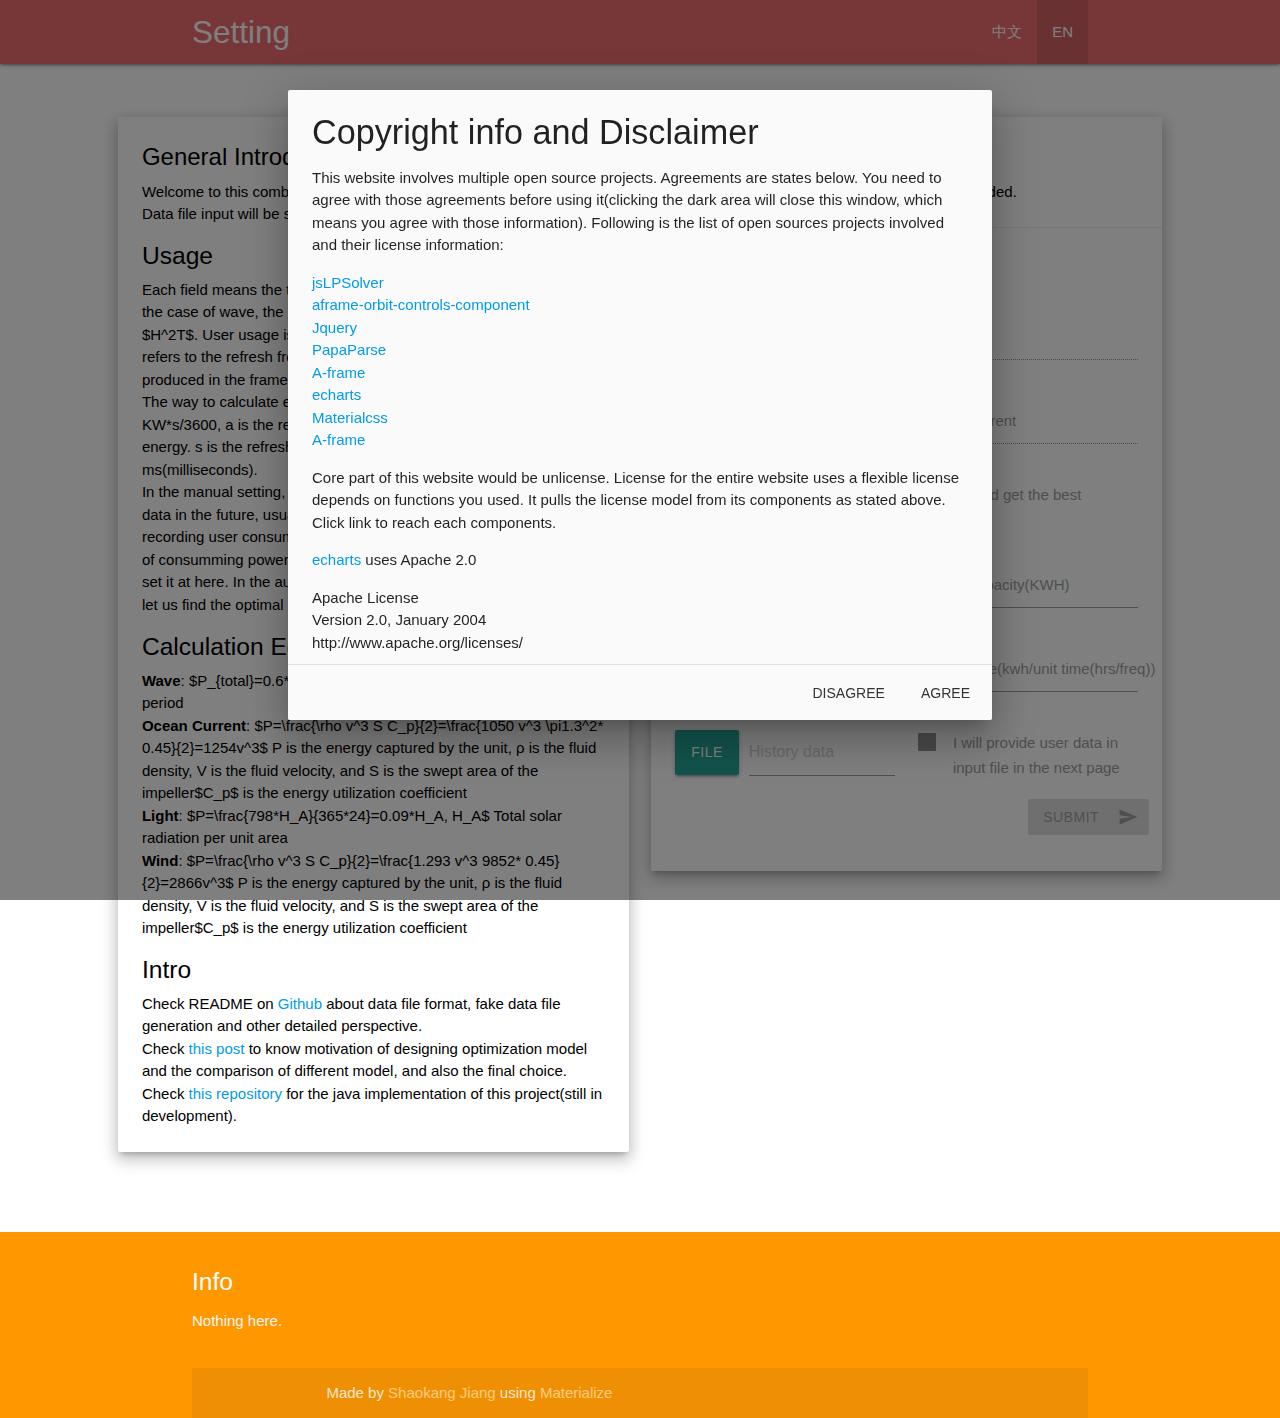
<file: index.html>
<!DOCTYPE html>
<html lang="en">

<head>
    <meta http-equiv="Content-Type" content="text/html; charset=UTF-8" />
    <meta name="viewport" content="width=device-width, initial-scale=1, maximum-scale=1.0" />
    <title>Energy -- setting
        <!--{cn}能量 -- 设置-->
    </title>

    <!-- CSS  -->
    <link href="css/icon.css" rel="stylesheet">
    <link href="css/materialize.min.css" type="text/css" rel="stylesheet" media="screen,projection" />
    <link href="css/style.css" type="text/css" rel="stylesheet" media="screen,projection" />
    <script src="./js/solver.js"></script>
    <script src="./js/jquery-2.1.1.min.js"></script>
    <script src="./js/translater.min.js"></script>
    <script src="./js/papaparse.min.js"></script>
    <script type="text/x-mathjax-config">
        MathJax.Hub.Config({tex2jax: {inlineMath: [['$','$'], ['\\(','\\)']]}});
    </script>
    <script type="text/javascript" src="http://cdn.mathjax.org/mathjax/latest/MathJax.js?config=TeX-AMS-MML_HTMLorMML">
    </script>
</head>

<body>

    <nav class="Maroon" role="navigation">
        <div class="nav-wrapper container"><a id="logo-container" href="#" class="brand-logo">Setting<!--{cn}设置--></a>

            <ul class="right hide-on-med-and-down">
                <li id="nav-cn"><a href="javascript:;" onclick="tran.setLang('cn');document.getElementById('nav-en').className = '';document.getElementById('nav-en-m').className = '';document.getElementById('nav-cn-m').className = 'active';document.getElementById('nav-cn').className = 'active';">中文</a></li>
                <li id="nav-en" class="active"><a href="javascript:;" onclick="tran.setLang('default');document.getElementById('nav-en').className = 'active';document.getElementById('nav-en-m').className = 'active';document.getElementById('nav-cn').className = '';document.getElementById('nav-cn-m').className = '';">EN</a></li>
            </ul>

            <ul id="nav-mobile" class="sidenav">
                <li id="nav-cn-m"><a href="javascript:;" onclick="tran.setLang('cn');document.getElementById('nav-en').className = '';document.getElementById('nav-en-m').className = '';document.getElementById('nav-cn-m').className = 'active';document.getElementById('nav-cn').className = 'active';">中文</a></li>
                <li id="nav-en-m" class="active"><a href="javascript:;" onclick="tran.setLang('default');document.getElementById('nav-en').className = 'active';document.getElementById('nav-en-m').className = 'active';document.getElementById('nav-cn').className = '';document.getElementById('nav-cn-m').className = '';">EN</a></li>
            </ul>
            <a href="#" data-target="nav-mobile" class="sidenav-trigger"><i class="material-icons">translate</i></a>

        </div>
    </nav>

    <br><br>


    <div class="row">
        <div class="col s0 m0 l1">
        </div>


        <div class="col s12 m12 l5">
            <div class="card white z-depth-3">
                <div class="card-content black-text">
                    <span class="card-title">General Introduction<!--{cn}总体介绍--></span>
                    <p>Welcome to this combination energy tool.
                        <!--{cn}欢迎使用这个组合能量工具。-->
                    </p>
                    <p>Data file input will be shown once you set up threshold setting.
                        <!--{cn}一旦设置了阈值设置，将显示数据文件输入。--><span id="Speed_text"></span></p>
                    <!--General inro, including equation, description, usage -->

                    <h5>Usage
                        <!--{cn}用法-->
                    </h5>
                    <p><span>Each field means the threshold of each component except wave. In the case of wave, the threshold needs to be pre-calculated using
                        <!--{cn}每个场都是除波以外的每个分量的阈值。在使用波浪的情况下，需要使用--></span>$H^2T$. <span>User usage is in kwh per day or unit time, the unit time refers to the refresh frequency, which will be used to calculate energy produced in the frame of time.
                        <!--{cn} 预先计算阈值。用户使用单位时间或每天kwh，单位时间指刷新频率，用于计算该时间段内的发电量。--></span></p>

                    <p> The way to calculate energy produced per unit time: a KWH = b KW*s/3600, a is the result, b is the current power, a is the calculated energy. s is the refresh frequency. Refresh frequency in this form is in ms(milliseconds).
                        <!--{cn}单位时间内产生的能量计算方法:a KWH = b KW*s/3600, a为结果，b为当前功率，a为计算能量。s是刷新频率。这种形式的刷新频率以ms(毫秒)为单位。-->
                    </p>
                    <p>In the manual setting, you are able to choose to provide user usage data in the future, usually this means to have a column of data recording user consumption per unit time, it will be used as a source of consumming power. If that
                        file doesn't have user usage, you could set it at here. In the auto generate mode, you have to provide one to let us find the optimal solution(guess a possible one would be fine).
                        <!--{cn}在手动设置中，你可以选择在将来提供用户使用数据，通常这意味着有一列数据记录每单位时间的用户消耗，它将被用作消耗能源。 如果该文件没有用户用法，可以在这里设置它。 在自动生成模式，你必须提供一个让我们找到最佳的解决方案(猜一个大概就好)。-->
                    </p>
                    <h5>Calculation Equation
                        <!--{cn}计算方法-->
                    </h5>

                    <p><b>Wave<!--{cn}波浪能--></b>: $P_{total}=0.6*11*H^2T=6.6H^2T$ <span>H - height of wave T - period<!--{cn}H - 波高 T - 周期--></span></p>

                    <p><b>Ocean Current<!--{cn}海流能--></b>: $P=\frac{\rho v^3 S C_p}{2}=\frac{1050 v^3 \pi1.3^2* 0.45}{2}=1254v^3$ <span>P is the energy captured by the unit, ρ is the fluid density, V is the fluid velocity, and S is the swept area of the impeller<!--{cn}P为机组捕获的能源,ρ为流体密度 , v 为流体 速度, S 为叶轮的扫及面积--></span>$C_p$<span> is the energy utilization coefficient<!--{cn} 为能量利用系数--></span></p>

                    <p><b>Light<!--{cn}光--></b>: $P=\frac{798*H_A}{365*24}=0.09*H_A, H_A$ <span>Total solar radiation per unit area<!--{cn}单位面积太阳能辐照总量--></span></p>

                    <p><b>Wind<!--{cn}风--></b>: $P=\frac{\rho v^3 S C_p}{2}=\frac{1.293 v^3 9852* 0.45}{2}=2866v^3$ <span>P is the energy captured by the unit, ρ is the fluid density, V is the fluid velocity, and S is the swept area of the impeller<!--{cn}P为机组捕获的能源,ρ为流体密度 , v 为流体 速度, S 为叶轮的扫及面积--></span>$C_p$<span> is the energy utilization coefficient<!--{cn} 为能量利用系数--></span></p>

                    <h5>Intro
                        <!--{cn}介绍-->
                    </h5>
                    <p>Check README on
                        <!--{cn}查看--><a href="https://github.com/ShaokangJiang/energy">Github</a> about data file format, fake data file generation and other detailed perspective.
                        <!--{cn}上的自述文件，了解数据文件格式，假数据文件生成和其他详细的细节。-->
                    </p>
                    <p>Check
                        <!--{cn}通过--><a href="https://shaokang.ga/2020/Optimal-Energy-Production/">this post<!--{cn}本文(英文)--></a> to know motivation of designing optimization model and the comparison of different model, and also the final choice.
                        <!--{cn}了解设计优化模型的动机和不同模型的比较，以及最终的选择。-->
                    </p>

                    <p>Check
                        <!--{cn}查看--><a href="https://github.com/ShaokangJiang/energy-javafx">this repository<!--{cn}此存储库--></a> for the java implementation of this project(still in development).
                        <!--{cn}以了解此项目的 java 实现(仍在开发中)。-->
                    </p>


                </div>
            </div>
        </div>

        <div class="col s12 m12 l5">
            <div class="card white z-depth-3">

                <div id="handling-progress" class="">
                    <div id="handling" class=""></div>
                </div>
                <div class="card-content black-text">
                    <span class="card-title">Threshold Setting<!--{cn}阈值调整--></span>
                    <p>Adjust setting as you want. Two types are provided.
                        <!--{cn}根据需要调整设置。提供两种类型。-->
                    </p>
                    <span id="notification"></span>
                </div>

                <div class="card-action">

                    <form id="login" name="login" method="GET" action="run.html" onsubmit="return checkForm()">
                        <div class="row">
                            <p>
                                <label>
                              <input class="with-gap" id="radio1" name="group1" type="radio" value="1" onclick="select1()"/>
                              <span>Manual Set Threshold<!--{cn}手动设定阈值--></span>
                            </label>
                            </p>


                            <div class="input-field col s6">
                                <input disabled id="wind" name="wind" type="text" class="validate" onkeyup="this.value=this.value.replace(/[^\d]/g,'') " onafterpaste="this.value=this.value.replace(/[^\d]/g,'') ">
                                <label for="wind">Wind(mph)<!--{cn}风速(每小时英里)--></label>
                            </div>
                            <div class="input-field col s6">
                                <input disabled id="light" name="light" type="text" class="validate" onkeyup="this.value=this.value.replace(/[^\d]/g,'') " onafterpaste="this.value=this.value.replace(/[^\d]/g,'') ">
                                <label for="light">Light(LUX)<!--{cn}光(流明)--></label>
                            </div>
                            <div class="input-field col s6">
                                <input disabled id="wave" name="wave" type="text" class="validate" onkeyup="this.value=this.value.replace(/[^\d]/g,'') " onafterpaste="this.value=this.value.replace(/[^\d]/g,'') ">
                                <label for="wave">Wave<!--{cn}波浪--></label>
                            </div>
                            <div class="input-field col s6">
                                <input disabled id="current" name="current" type="text" class="validate" onkeyup="this.value=this.value.replace(/[^\d]/g,'') " onafterpaste="this.value=this.value.replace(/[^\d]/g,'') ">
                                <label for="current">Ocean Current<!--{cn}洋流--></label>
                            </div>

                            <p class="col s12"><label>
                                <input id="future" name="future" type="checkbox" disabled/>
                                <span>Using the first 30 input data to optimize and get the best possible threshold. <!--{cn}利用前30个输入数据进行优化，得到最佳阈值。--></span>
                              </label></p>

                            <p class="col s6"><label>
                                <input class="with-gap" id="radio2" name="group1" type="radio" checked value="2" onclick="select2()"/>
                                <span>Use History Data<!--{cn}使用历史数据--></span>
                              </label>
                            </p>

                            <div class="input-field col s6">
                                <input id="battery" name="battery" type="text" class="validate" onkeyup="this.value=this.value.replace(/[^\d]/g,'') " onafterpaste="this.value=this.value.replace(/[^\d]/g,'') ">
                                <label for="battery">Battery capacity(KWH)<!--{cn}电池容量(千瓦时)--></label>
                            </div>

                            <div class="input-field col s6">
                                <input id="freq" name="freq" type="text" class="validate" onkeyup="this.value=this.value.replace(/[^\d]/g,'') " onafterpaste="this.value=this.value.replace(/[^\d]/g,'') ">
                                <label for="freq">Refresh Frequency(ms)<!--{cn}刷新频率(毫秒)--></label>
                            </div>

                            <div class="input-field col s6">
                                <input id="User" name="User" type="text" class="validate" onkeyup="this.value=this.value.replace(/[^\d]/g,'') " onafterpaste="this.value=this.value.replace(/[^\d]/g,'') ">
                                <label for="User">User Usage(kwh/unit time(hrs/freq))<!--{cn}使用量(千瓦时/单位时间(小时/频率))--></label>
                            </div>

                            <div class="file-field input-field col s6">

                                <div class="btn">
                                    <span>File</span>
                                    <input id="history_data" name="history_data" type="file" accept=".csv,text/csv" onchange="loadFile(this)">
                                </div>
                                <div class="file-path-wrapper">
                                    <input placeholder="History data" placeholder-cn="历史数据" id="hist_data" class="file-path validate" type="text">
                                </div>
                            </div>


                            <p class="col s6"><label>
                                    <input id="userUsage" type="checkbox" onchange="userUsageSwitch(this);" disabled/>
                                    <span>I will provide user data in input file in the next page<!--{cn}我将在下一页的输入文件中提供用户数据--></span>
                                  </label></p>






                            <p class="col s9"></p>
                            <button id="submission" class="btn waves-effect waves-light col s3" type="submit" name="action" disabled>Submit<!--{cn}提交-->
                      
                      
                            <i class="material-icons right">send</i>
                    </button>

                        </div>
                    </form>
                </div>
            </div>
        </div>

        <div class="col s0 m0 l1">
        </div>

    </div>

    <br><br>
    </div>
	
	  <div id="modal1" class="modal modal-fixed-footer">
    <div class="modal-content">
      <h4>Copyright info and Disclaimer<!--{cn}版权信息和免责声明--></h4>
      <p>This website involves multiple open source projects. Agreements are states below. You need to agree with those agreements before using it(clicking the dark area will close this window, which means you agree with those information). Following is the list of open sources projects involved and their license information: <!--{cn}这个网站涉及多个开源项目。协议如下。在使用之前，您需要同意这些协议（单击深色区域将关闭此窗口，这意味着您同意这些信息）。以下是所涉及的开放源代码项目及其许可证信息的列表：--></p>
	  
	  <a href="#jsLPSolver" rel="nofollow">jsLPSolver</a><br>
	  <a href="#aframe-orbit-controls-component" rel="nofollow">aframe-orbit-controls-component</a> <br>
	  <a href="#Jquery" rel="nofollow">Jquery</a><br>
	  <a href="#PapaParse" rel="nofollow">PapaParse</a><br>
	  <a href="#A-frame" rel="nofollow">A-frame</a><br>
	  <a href="#echarts" rel="nofollow">echarts</a><br>
	  <a href="#Materialcss" rel="nofollow">Materialcss</a><br>
	  <a href="#A-frame" rel="nofollow">A-frame</a><br>
	  <p>
	  Core part of this website would be unlicense. License for the entire website uses a flexible license depends on functions you used. It pulls the license model from its components as stated above. Click link to reach each components.  <!--{cn}网站的核心部分是unlicense的。整个网站的许可证使用灵活的许可证取决于您使用的功能。它从上面所述的组件中提取许可证模型。单击“链接”可访问每个组件。--></p>
    <a href="https://echarts.apache.org/en/index.html" rel="nofollow" target="_blank" id="echarts">echarts</a> uses Apache 2.0
	<p>
 Apache License<br>
 Version 2.0, January 2004<br>
 http://www.apache.org/licenses/</p>

<p> TERMS AND CONDITIONS FOR USE, REPRODUCTION, AND DISTRIBUTION</p>

<p> 1. Definitions.</p>

<p> &quot;License&quot; shall mean the terms and conditions for use, reproduction,<br>
 and distribution as defined by Sections 1 through 9 of this document.</p>

<p> &quot;Licensor&quot; shall mean the copyright owner or entity authorized by<br>
 the copyright owner that is granting the License.</p>

<p> &quot;Legal Entity&quot; shall mean the union of the acting entity and all<br>
 other entities that control, are controlled by, or are under common<br>
 control with that entity. For the purposes of this definition,<br>
 &quot;control&quot; means (i) the power, direct or indirect, to cause the<br>
 direction or management of such entity, whether by contract or<br>
 otherwise, or (ii) ownership of fifty percent (50%) or more of the<br>
 outstanding shares, or (iii) beneficial ownership of such entity.</p>

<p> &quot;You&quot; (or &quot;Your&quot;) shall mean an individual or Legal Entity<br>
 exercising permissions granted by this License.</p>

<p> &quot;Source&quot; form shall mean the preferred form for making modifications,<br>
 including but not limited to software source code, documentation<br>
 source, and configuration files.</p>

<p> &quot;Object&quot; form shall mean any form resulting from mechanical<br>
 transformation or translation of a Source form, including but<br>
 not limited to compiled object code, generated documentation,<br>
 and conversions to other media types.</p>

<p> &quot;Work&quot; shall mean the work of authorship, whether in Source or<br>
 Object form, made available under the License, as indicated by a<br>
 copyright notice that is included in or attached to the work<br>
 (an example is provided in the Appendix below).</p>

<p> &quot;Derivative Works&quot; shall mean any work, whether in Source or Object<br>
 form, that is based on (or derived from) the Work and for which the<br>
 editorial revisions, annotations, elaborations, or other modifications<br>
 represent, as a whole, an original work of authorship. For the purposes<br>
 of this License, Derivative Works shall not include works that remain<br>
 separable from, or merely link (or bind by name) to the interfaces of,<br>
 the Work and Derivative Works thereof.</p>

<p> &quot;Contribution&quot; shall mean any work of authorship, including<br>
 the original version of the Work and any modifications or additions<br>
 to that Work or Derivative Works thereof, that is intentionally<br>
 submitted to Licensor for inclusion in the Work by the copyright owner<br>
 or by an individual or Legal Entity authorized to submit on behalf of<br>
 the copyright owner. For the purposes of this definition, &quot;submitted&quot;<br>
 means any form of electronic, verbal, or written communication sent<br>
 to the Licensor or its representatives, including but not limited to<br>
 communication on electronic mailing lists, source code control systems,<br>
 and issue tracking systems that are managed by, or on behalf of, the<br>
 Licensor for the purpose of discussing and improving the Work, but<br>
 excluding communication that is conspicuously marked or otherwise<br>
 designated in writing by the copyright owner as &quot;Not a Contribution.&quot;</p>

<p> &quot;Contributor&quot; shall mean Licensor and any individual or Legal Entity<br>
 on behalf of whom a Contribution has been received by Licensor and<br>
 subsequently incorporated within the Work.</p>

<p> 2. Grant of Copyright License. Subject to the terms and conditions of<br>
 this License, each Contributor hereby grants to You a perpetual,<br>
 worldwide, non-exclusive, no-charge, royalty-free, irrevocable<br>
 copyright license to reproduce, prepare Derivative Works of,<br>
 publicly display, publicly perform, sublicense, and distribute the<br>
 Work and such Derivative Works in Source or Object form.</p>

<p> 3. Grant of Patent License. Subject to the terms and conditions of<br>
 this License, each Contributor hereby grants to You a perpetual,<br>
 worldwide, non-exclusive, no-charge, royalty-free, irrevocable<br>
 (except as stated in this section) patent license to make, have made,<br>
 use, offer to sell, sell, import, and otherwise transfer the Work,<br>
 where such license applies only to those patent claims licensable<br>
 by such Contributor that are necessarily infringed by their<br>
 Contribution(s) alone or by combination of their Contribution(s)<br>
 with the Work to which such Contribution(s) was submitted. If You<br>
 institute patent litigation against any entity (including a<br>
 cross-claim or counterclaim in a lawsuit) alleging that the Work<br>
 or a Contribution incorporated within the Work constitutes direct<br>
 or contributory patent infringement, then any patent licenses<br>
 granted to You under this License for that Work shall terminate<br>
 as of the date such litigation is filed.</p>

<p> 4. Redistribution. You may reproduce and distribute copies of the<br>
 Work or Derivative Works thereof in any medium, with or without<br>
 modifications, and in Source or Object form, provided that You<br>
 meet the following conditions:</p>

<p> (a) You must give any other recipients of the Work or<br>
 Derivative Works a copy of this License; and</p>

<p> (b) You must cause any modified files to carry prominent notices<br>
 stating that You changed the files; and</p>

<p> (c) You must retain, in the Source form of any Derivative Works<br>
 that You distribute, all copyright, patent, trademark, and<br>
 attribution notices from the Source form of the Work,<br>
 excluding those notices that do not pertain to any part of<br>
 the Derivative Works; and</p>

<p> (d) If the Work includes a &quot;NOTICE&quot; text file as part of its<br>
 distribution, then any Derivative Works that You distribute must<br>
 include a readable copy of the attribution notices contained<br>
 within such NOTICE file, excluding those notices that do not<br>
 pertain to any part of the Derivative Works, in at least one<br>
 of the following places: within a NOTICE text file distributed<br>
 as part of the Derivative Works; within the Source form or<br>
 documentation, if provided along with the Derivative Works; or,<br>
 within a display generated by the Derivative Works, if and<br>
 wherever such third-party notices normally appear. The contents<br>
 of the NOTICE file are for informational purposes only and<br>
 do not modify the License. You may add Your own attribution<br>
 notices within Derivative Works that You distribute, alongside<br>
 or as an addendum to the NOTICE text from the Work, provided<br>
 that such additional attribution notices cannot be construed<br>
 as modifying the License.</p>

<p> You may add Your own copyright statement to Your modifications and<br>
 may provide additional or different license terms and conditions<br>
 for use, reproduction, or distribution of Your modifications, or<br>
 for any such Derivative Works as a whole, provided Your use,<br>
 reproduction, and distribution of the Work otherwise complies with<br>
 the conditions stated in this License.</p>

<p> 5. Submission of Contributions. Unless You explicitly state otherwise,<br>
 any Contribution intentionally submitted for inclusion in the Work<br>
 by You to the Licensor shall be under the terms and conditions of<br>
 this License, without any additional terms or conditions.<br>
 Notwithstanding the above, nothing herein shall supersede or modify<br>
 the terms of any separate license agreement you may have executed<br>
 with Licensor regarding such Contributions.</p>

<p> 6. Trademarks. This License does not grant permission to use the trade<br>
 names, trademarks, service marks, or product names of the Licensor,<br>
 except as required for reasonable and customary use in describing the<br>
 origin of the Work and reproducing the content of the NOTICE file.</p>

<p> 7. Disclaimer of Warranty. Unless required by applicable law or<br>
 agreed to in writing, Licensor provides the Work (and each<br>
 Contributor provides its Contributions) on an &quot;AS IS&quot; BASIS,<br>
 WITHOUT WARRANTIES OR CONDITIONS OF ANY KIND, either express or<br>
 implied, including, without limitation, any warranties or conditions<br>
 of TITLE, NON-INFRINGEMENT, MERCHANTABILITY, or FITNESS FOR A<br>
 PARTICULAR PURPOSE. You are solely responsible for determining the<br>
 appropriateness of using or redistributing the Work and assume any<br>
 risks associated with Your exercise of permissions under this License.</p>

<p> 8. Limitation of Liability. In no event and under no legal theory,<br>
 whether in tort (including negligence), contract, or otherwise,<br>
 unless required by applicable law (such as deliberate and grossly<br>
 negligent acts) or agreed to in writing, shall any Contributor be<br>
 liable to You for damages, including any direct, indirect, special,<br>
 incidental, or consequential damages of any character arising as a<br>
 result of this License or out of the use or inability to use the<br>
 Work (including but not limited to damages for loss of goodwill,<br>
 work stoppage, computer failure or malfunction, or any and all<br>
 other commercial damages or losses), even if such Contributor<br>
 has been advised of the possibility of such damages.</p>

<p> 9. Accepting Warranty or Additional Liability. While redistributing<br>
 the Work or Derivative Works thereof, You may choose to offer,<br>
 and charge a fee for, acceptance of support, warranty, indemnity,<br>
 or other liability obligations and/or rights consistent with this<br>
 License. However, in accepting such obligations, You may act only<br>
 on Your own behalf and on Your sole responsibility, not on behalf<br>
 of any other Contributor, and only if You agree to indemnify,<br>
 defend, and hold each Contributor harmless for any liability<br>
 incurred by, or claims asserted against, such Contributor by reason<br>
 of your accepting any such warranty or additional liability.</p>

<p> END OF TERMS AND CONDITIONS</p>

<p> APPENDIX: How to apply the Apache License to your work.</p>

<p> To apply the Apache License to your work, attach the following<br>
 boilerplate notice, with the fields enclosed by brackets &quot;[]&quot;<br>
 replaced with your own identifying information. (Don't include<br>
 the brackets!) The text should be enclosed in the appropriate<br>
 comment syntax for the file format. We also recommend that a<br>
 file or class name and description of purpose be included on the<br>
 same &quot;printed page&quot; as the copyright notice for easier<br>
 identification within third-party archives.</p>

<p> Copyright [yyyy] [name of copyright owner]</p>

<p> Licensed under the Apache License, Version 2.0 (the &quot;License&quot;);<br>
 you may not use this file except in compliance with the License.<br>
 You may obtain a copy of the License at</p>

<p> http://www.apache.org/licenses/LICENSE-2.0</p>

<p> Unless required by applicable law or agreed to in writing, software<br>
 distributed under the License is distributed on an &quot;AS IS&quot; BASIS,<br>
 WITHOUT WARRANTIES OR CONDITIONS OF ANY KIND, either express or implied.<br>
 See the License for the specific language governing permissions and<br>
 limitations under the License.</p>

<p></p>

<p>========================================================================<br>
Apache ECharts Subcomponents:</p>

<p>The Apache ECharts project contains subcomponents with separate copyright<br>
notices and license terms. Your use of the source code for these<br>
subcomponents is also subject to the terms and conditions of the following<br>
licenses.</p>

<p>BSD 3-Clause (d3.js):<br>
The following files embed [d3.js](https://github.com/d3/d3) BSD 3-Clause:<br>
 &#96;/src/chart/treemap/treemapLayout.js&#96;,<br>
 &#96;/src/chart/tree/layoutHelper.js&#96;,<br>
 &#96;/src/chart/graph/forceHelper.js&#96;,<br>
 &#96;/src/util/number.js&#96;,<br>
 &#96;/src/scale/Time.js&#96;,<br>
See &#96;/licenses/LICENSE-d3&#96; for details of the license.</p>
    <a href="https://materializecss.com/" rel="nofollow" target="_blank" id="Materialcss">Materialcss</a>
	<p>The MIT License (MIT)</p>

<p>Copyright (c) 2014-2019 Materialize</p>

<p>Permission is hereby granted, free of charge, to any person obtaining a copy<br>
of this software and associated documentation files (the &quot;Software&quot;), to deal<br>
in the Software without restriction, including without limitation the rights<br>
to use, copy, modify, merge, publish, distribute, sublicense, and/or sell<br>
copies of the Software, and to permit persons to whom the Software is<br>
furnished to do so, subject to the following conditions:</p>

<p>The above copyright notice and this permission notice shall be included in all<br>
copies or substantial portions of the Software.</p>

<p>THE SOFTWARE IS PROVIDED &quot;AS IS&quot;, WITHOUT WARRANTY OF ANY KIND, EXPRESS OR<br>
IMPLIED, INCLUDING BUT NOT LIMITED TO THE WARRANTIES OF MERCHANTABILITY,<br>
FITNESS FOR A PARTICULAR PURPOSE AND NONINFRINGEMENT. IN NO EVENT SHALL THE<br>
AUTHORS OR COPYRIGHT HOLDERS BE LIABLE FOR ANY CLAIM, DAMAGES OR OTHER<br>
LIABILITY, WHETHER IN AN ACTION OF CONTRACT, TORT OR OTHERWISE, ARISING FROM,<br>
OUT OF OR IN CONNECTION WITH THE SOFTWARE OR THE USE OR OTHER DEALINGS IN THE<br>
SOFTWARE.</p>

    <a href="https://aframe.io/" rel="nofollow" target="_blank" id="A-frame">A-frame</a> uses MIT
	
	<p>The MIT License</p>

<p>Copyright &copy; 2015-2017 A-Frame authors.</p>

<p>Permission is hereby granted, free of charge, to any person obtaining a copy<br>
of this software and associated documentation files (the &quot;Software&quot;), to deal<br>
in the Software without restriction, including without limitation the rights<br>
to use, copy, modify, merge, publish, distribute, sublicense, and/or sell<br>
copies of the Software, and to permit persons to whom the Software is<br>
furnished to do so, subject to the following conditions:</p>

<p>The above copyright notice and this permission notice shall be included in<br>
all copies or substantial portions of the Software.</p>

<p>THE SOFTWARE IS PROVIDED &quot;AS IS&quot;, WITHOUT WARRANTY OF ANY KIND, EXPRESS OR<br>
IMPLIED, INCLUDING BUT NOT LIMITED TO THE WARRANTIES OF MERCHANTABILITY,<br>
FITNESS FOR A PARTICULAR PURPOSE AND NONINFRINGEMENT. IN NO EVENT SHALL THE<br>
AUTHORS OR COPYRIGHT HOLDERS BE LIABLE FOR ANY CLAIM, DAMAGES OR OTHER<br>
LIABILITY, WHETHER IN AN ACTION OF CONTRACT, TORT OR OTHERWISE, ARISING FROM,<br>
OUT OF OR IN CONNECTION WITH THE SOFTWARE OR THE USE OR OTHER DEALINGS IN<br>
THE SOFTWARE.</p>

    <a href="https://ar-js-org.github.io/AR.js-Docs/" rel="nofollow" target="_blank" id="AR.js">AR.js</a> uses MIT
	
	<p>MIT License</p>

<p>Copyright (c) 2020 AR.js</p>

<p>Permission is hereby granted, free of charge, to any person obtaining a copy<br>
of this software and associated documentation files (the &quot;Software&quot;), to deal<br>
in the Software without restriction, including without limitation the rights<br>
to use, copy, modify, merge, publish, distribute, sublicense, and/or sell<br>
copies of the Software, and to permit persons to whom the Software is<br>
furnished to do so, subject to the following conditions:</p>

<p>The above copyright notice and this permission notice shall be included in all<br>
copies or substantial portions of the Software.</p>

<p>THE SOFTWARE IS PROVIDED &quot;AS IS&quot;, WITHOUT WARRANTY OF ANY KIND, EXPRESS OR<br>
IMPLIED, INCLUDING BUT NOT LIMITED TO THE WARRANTIES OF MERCHANTABILITY,<br>
FITNESS FOR A PARTICULAR PURPOSE AND NONINFRINGEMENT. IN NO EVENT SHALL THE<br>
AUTHORS OR COPYRIGHT HOLDERS BE LIABLE FOR ANY CLAIM, DAMAGES OR OTHER<br>
LIABILITY, WHETHER IN AN ACTION OF CONTRACT, TORT OR OTHERWISE, ARISING FROM,<br>
OUT OF OR IN CONNECTION WITH THE SOFTWARE OR THE USE OR OTHER DEALINGS IN THE<br>
SOFTWARE.</p>

    <a href="https://www.papaparse.com/" rel="nofollow" target="_blank" id="PapaParse">PapaParse</a> uses MIT
	
	<p>The MIT License (MIT)</p>

<p>Copyright (c) 2015 Matthew Holt</p>

<p>Permission is hereby granted, free of charge, to any person obtaining a copy of<br>
this software and associated documentation files (the &quot;Software&quot;), to deal in<br>
the Software without restriction, including without limitation the rights to<br>
use, copy, modify, merge, publish, distribute, sublicense, and/or sell copies of<br>
the Software, and to permit persons to whom the Software is furnished to do so,<br>
subject to the following conditions:</p>

<p>The above copyright notice and this permission notice shall be included in all<br>
copies or substantial portions of the Software.</p>

<p>THE SOFTWARE IS PROVIDED &quot;AS IS&quot;, WITHOUT WARRANTY OF ANY KIND, EXPRESS OR<br>
IMPLIED, INCLUDING BUT NOT LIMITED TO THE WARRANTIES OF MERCHANTABILITY, FITNESS<br>
FOR A PARTICULAR PURPOSE AND NONINFRINGEMENT. IN NO EVENT SHALL THE AUTHORS OR<br>
COPYRIGHT HOLDERS BE LIABLE FOR ANY CLAIM, DAMAGES OR OTHER LIABILITY, WHETHER<br>
IN AN ACTION OF CONTRACT, TORT OR OTHERWISE, ARISING FROM, OUT OF OR IN<br>
CONNECTION WITH THE SOFTWARE OR THE USE OR OTHER DEALINGS IN THE SOFTWARE.</p>

   <a href="https://jquery.com/" rel="nofollow" target="_blank" id="Jquery">Jquery</a> uses MIT
   
   <p>Copyright OpenJS Foundation and other contributors, https://openjsf.org/</p>

<p>Permission is hereby granted, free of charge, to any person obtaining<br>
a copy of this software and associated documentation files (the<br>
&quot;Software&quot;), to deal in the Software without restriction, including<br>
without limitation the rights to use, copy, modify, merge, publish,<br>
distribute, sublicense, and/or sell copies of the Software, and to<br>
permit persons to whom the Software is furnished to do so, subject to<br>
the following conditions:</p>

<p>The above copyright notice and this permission notice shall be<br>
included in all copies or substantial portions of the Software.</p>

<p>THE SOFTWARE IS PROVIDED &quot;AS IS&quot;, WITHOUT WARRANTY OF ANY KIND,<br>
EXPRESS OR IMPLIED, INCLUDING BUT NOT LIMITED TO THE WARRANTIES OF<br>
MERCHANTABILITY, FITNESS FOR A PARTICULAR PURPOSE AND<br>
NONINFRINGEMENT. IN NO EVENT SHALL THE AUTHORS OR COPYRIGHT HOLDERS BE<br>
LIABLE FOR ANY CLAIM, DAMAGES OR OTHER LIABILITY, WHETHER IN AN ACTION<br>
OF CONTRACT, TORT OR OTHERWISE, ARISING FROM, OUT OF OR IN CONNECTION<br>
WITH THE SOFTWARE OR THE USE OR OTHER DEALINGS IN THE SOFTWARE.</p>

   <a href="https://github.com/tizzle/aframe-orbit-controls-component" rel="nofollow" target="_blank" id="aframe-orbit-controls-component">aframe-orbit-controls-component</a> uses MIT
   
   <p>The MIT License (MIT)</p>

<p>Copyright (c) 2015 Kevin Ngo</p>

<p>Permission is hereby granted, free of charge, to any person obtaining a copy<br>
of this software and associated documentation files (the &quot;Software&quot;), to deal<br>
in the Software without restriction, including without limitation the rights<br>
to use, copy, modify, merge, publish, distribute, sublicense, and/or sell<br>
copies of the Software, and to permit persons to whom the Software is<br>
furnished to do so, subject to the following conditions:</p>

<p>The above copyright notice and this permission notice shall be included in all<br>
copies or substantial portions of the Software.</p>

<p>THE SOFTWARE IS PROVIDED &quot;AS IS&quot;, WITHOUT WARRANTY OF ANY KIND, EXPRESS OR<br>
IMPLIED, INCLUDING BUT NOT LIMITED TO THE WARRANTIES OF MERCHANTABILITY,<br>
FITNESS FOR A PARTICULAR PURPOSE AND NONINFRINGEMENT. IN NO EVENT SHALL THE<br>
AUTHORS OR COPYRIGHT HOLDERS BE LIABLE FOR ANY CLAIM, DAMAGES OR OTHER<br>
LIABILITY, WHETHER IN AN ACTION OF CONTRACT, TORT OR OTHERWISE, ARISING FROM,<br>
OUT OF OR IN CONNECTION WITH THE SOFTWARE OR THE USE OR OTHER DEALINGS IN THE<br>
SOFTWARE.<br>
</p>
	<a href="https://github.com/JWally/jsLPSolver" rel="nofollow" target="_blank" id="jsLPSolver" id="jsLPSolver">jsLPSolver</a> uses Unlicense
	<p>This is free and unencumbered software released into the public domain.</p>

<p>Anyone is free to copy, modify, publish, use, compile, sell, or<br>
distribute this software, either in source code form or as a compiled<br>
binary, for any purpose, commercial or non-commercial, and by any<br>
means.</p>

<p>In jurisdictions that recognize copyright laws, the author or authors<br>
of this software dedicate any and all copyright interest in the<br>
software to the public domain. We make this dedication for the benefit<br>
of the public at large and to the detriment of our heirs and<br>
successors. We intend this dedication to be an overt act of<br>
relinquishment in perpetuity of all present and future rights to this<br>
software under copyright law.</p>

<p>THE SOFTWARE IS PROVIDED &quot;AS IS&quot;, WITHOUT WARRANTY OF ANY KIND,<br>
EXPRESS OR IMPLIED, INCLUDING BUT NOT LIMITED TO THE WARRANTIES OF<br>
MERCHANTABILITY, FITNESS FOR A PARTICULAR PURPOSE AND NONINFRINGEMENT.<br>
IN NO EVENT SHALL THE AUTHORS BE LIABLE FOR ANY CLAIM, DAMAGES OR<br>
OTHER LIABILITY, WHETHER IN AN ACTION OF CONTRACT, TORT OR OTHERWISE,<br>
ARISING FROM, OUT OF OR IN CONNECTION WITH THE SOFTWARE OR THE USE OR<br>
OTHER DEALINGS IN THE SOFTWARE.</p>

<p>For more information, please refer to <http://unlicense.org></p>
	  
    </div>
    <div class="modal-footer">
	
      <a href="about:blank" class="modal-close waves-effect waves-green btn-flat">DisAgree</a>
      <a class="modal-close waves-effect waves-green btn-flat">Agree</a>
    </div>
  </div>
          

    <footer class="page-footer orange">
        <div class="container">
            <div class="row">
                <h5 class="white-text">Info
                    <!--{cn}信息-->
                </h5>
                <p class="grey-text text-lighten-4">Nothing here.
                    <!--{cn}什么都没有-->
                </p>



            </div>
            <div class="footer-copyright">
                <div class="container">
                    Made by
                    <!--{cn}由--><a class="orange-text text-lighten-3" href="https://shaokang.ga">Shaokang Jiang</a> using
                    <!--{cn}使用--><a class="orange-text text-lighten-3" href="http://materializecss.com">Materialize<!--{cn}Materialize 主题制作--></a>
                </div>
            </div>
    </footer>


    <!--  Scripts-->

    <script src="./js/materialize.min.js"></script>
    <script>
        M.AutoInit();

		$(document).ready(function() {
                $('.modal').modal('open');
        });
        var file;

        function loadFile(use) {
            if (use.files[0] != null && use.files[0].name.indexOf(".csv") != -1) {
                file = use.files[0];
                var successfully = false;
                Papa.parse(file, {
                    header: true,
                    skipEmptyLines: true,
                    dynamicTyping: true,
                    preview: 1,
                    step: function(results, parser) {
                        if (results.data.hasOwnProperty("wind_value") && results.data.hasOwnProperty("wind_count") && results.data.hasOwnProperty("light_value") && results.data.hasOwnProperty("light_count") && results.data.hasOwnProperty("wave_value") && results.data.hasOwnProperty("wave_count") && results.data.hasOwnProperty("current_value") && results.data.hasOwnProperty("current_count")) {
                            successfully |= true;
                        }
                    },
                    complete: function(results, parser) {
                        if (successfully == 1) {
                            if (tran.getLang() == 'cn') document.getElementById("notification").innerHTML = '<font color="red">成功载入</font>';
                            else document.getElementById("notification").innerHTML = '<font color="red">Successfully loaded</font>';
                            document.getElementById("submission").disabled = false;
                        } else {
                            if (tran.getLang() == 'cn') document.getElementById("notification").innerHTML = '<font color="red">无效的文件内容。</font>';
                            else document.getElementById("notification").innerHTML = '<font color="red">Invalid file content.</font>';
                            document.getElementById("submission").disabled = true;
                        }
                    }
                });
            } else {
                use.value = '';
                if (tran.getLang() == 'cn') document.getElementById("notification").innerHTML = '<font color="red">请选择一个csv文件</font>';

                else document.getElementById("notification").innerHTML = '<font color="red">Please select a csv file. </font>';

            }
        }

        function userUsageSwitch(use) {
            if (use.checked) {
                document.getElementById("User").disabled = true;
            } else {
                document.getElementById("User").disabled = false;
            }
        }

        function checkForm() {
            if (checkFormValid()) {
                return false;
            } else {
                location.href = "run.html";
            }
            return true;
        }

        function checkFormValid() {

            document.getElementById('handling').className = 'indeterminate';
            document.getElementById('submission').disabled = true;
            document.getElementById('handling-progress').className = 'progress';
            if (document.getElementById("radio1").checked == true) {
                if (document.getElementById("wind").value == "" ||
                    document.getElementById("light").value == "" || document.getElementById("wave").value == "" ||
                    document.getElementById("current").value == "" || document.getElementById("battery").value == "" ||
                    document.getElementById("freq").value == "" || (document.getElementById("User").disabled == false && document.getElementById("User").value == "")) {


                    if (tran.getLang() == 'cn') document.getElementById("notification").innerHTML = '<font color="red">您需要填写所有空字段。</font>';

                    else
                        document.getElementById("notification").innerHTML = '<font color="red">You need to fill all empty fields. </font>';

                    if (document.getElementById("wind").value == "") document.getElementById("wind").className = 'invalid';
                    else document.getElementById("wind").className = '';
                    if (document.getElementById("light").value == "") document.getElementById("light").className = 'invalid';
                    else document.getElementById("light").className = '';
                    if (document.getElementById("wave").value == "") document.getElementById("wave").className = 'invalid';
                    else document.getElementById("wave").className = '';
                    if (document.getElementById("current").value == "") document.getElementById("current").className = 'invalid';
                    else document.getElementById("current").className = '';
                    if (document.getElementById("battery").value == "") document.getElementById("battery").className = 'invalid';
                    else document.getElementById("battery").className = '';
                    if (document.getElementById("freq").value == "") document.getElementById("freq").className = 'invalid';
                    else document.getElementById("freq").className = '';
                    if (document.getElementById("User").disabled == false && document.getElementById("User").value == "") document.getElementById("User").className = 'invalid';
                    else document.getElementById("User").className = '';
                    document.getElementById('handling').className = '';
                    document.getElementById('handling-progress').className = '';
                    document.getElementById('submission').disabled = false;
                    return true;
                };
                return false;
            }
            if (document.getElementById("radio2").checked == true) {
                if (document.getElementById("User").value == "" || document.getElementById("freq").value == "" ||
                    document.getElementById("hist_data").value == "" || document.getElementById("history_data").value == "" || document.getElementById("battery").value == "") {
                    if (tran.getLang() == 'cn') document.getElementById("notification").innerHTML = '<font color="red">您需要填写所有空字段。</font>';

                    else
                        document.getElementById("notification").innerHTML = '<font color="red">You need to fill all empty fields. </font>';

                    if (document.getElementById("battery").value == "") document.getElementById("battery").className = 'invalid';
                    else document.getElementById("battery").className = '';
                    if (document.getElementById("freq").value == "") document.getElementById("freq").className = 'invalid';
                    else document.getElementById("freq").className = '';
                    if (document.getElementById("User").disabled == false && document.getElementById("User").value == "") document.getElementById("User").className = 'invalid';
                    else document.getElementById("User").className = '';
                    if (document.getElementById("hist_data").value == "") document.getElementById("hist_data").className = 'file-path validate invalid';
                    else document.getElementById("hist_data").className = 'file-path validate';
                    document.getElementById('handling').className = '';
                    document.getElementById('handling-progress').className = '';
                    document.getElementById('submission').disabled = false;
                    return true;
                };
                //solve some optimization problem at here

                var days = 0;
                var model = {};
                var idx = 0;
                var result;
                var freq = parseFloat(document.getElementById("freq").value) / 3600000;
                console.log(freq);
                model["optimize"] = "count";
                model["opType"] = "min";
                model["constraints"] = {};
                model["variables"] = {};
                model["ints"] = {};
                var data_input = {};
                Papa.parse(file, {
                    header: true,
                    skipEmptyLines: true,
                    dynamicTyping: true,
                    step: function(results, parser) {
                        //console.log("Row data:", results.data);
                        //analyze data at here
                        //use == " " || == null to check empty
                        if (!(results.data["wind_value"] == " " || results.data["wind_value"] == null)) {
                            var variable_wind = "v" + idx + "0";
                            data_input[variable_wind] = results.data["wind_value"];
                            model.ints[variable_wind] = 1;
                            model.variables[variable_wind] = {
                                "value": results.data["wind_value"] * results.data["wind_count"] * freq,
                                "count": results.data["wind_count"]
                            };
                            model.variables[variable_wind][variable_wind] = 1;
                            model.constraints[variable_wind] = {
                                "min": 0,
                                "max": 1
                            };
                            days += results.data["wind_count"];
                        }

                        if (!(results.data["light_value"] == " " || results.data["light_value"] == null)) {
                            var variable_light = "v" + idx + "1";
                            data_input[variable_light] = results.data["light_value"];
                            model.ints[variable_light] = 1;
                            model.variables[variable_light] = {
                                "value": results.data["light_value"] * results.data["light_count"] * freq,
                                "count": results.data["light_count"]
                            };
                            model.variables[variable_light][variable_light] = 1;
                            model.constraints[variable_light] = {
                                "min": 0,
                                "max": 1
                            };
                        }

                        if (!(results.data["wave_value"] == " " || results.data["wave_value"] == null)) {
                            var variable_wave = "v" + idx + "2";
                            data_input[variable_wave] = results.data["wave_value"];
                            model.ints[variable_wave] = 1;
                            model.variables[variable_wave] = {
                                "value": results.data["wave_value"] * results.data["wave_count"] * freq,
                                "count": results.data["wave_count"]
                            };
                            model.variables[variable_wave][variable_wave] = 1;
                            model.constraints[variable_wave] = {
                                "min": 0,
                                "max": 1
                            };
                        }

                        if (!(results.data["current_value"] == " " || results.data["current_value"] == null)) {
                            var variable_current = "v" + idx + "3";
                            data_input[variable_current] = results.data["current_value"];
                            model.ints[variable_current] = 1;
                            model.variables[variable_current] = {
                                "value": results.data["current_value"] * results.data["current_count"] * freq,
                                "count": results.data["current_count"]
                            };
                            model.variables[variable_current][variable_current] = 1;
                            model.constraints[variable_current] = {
                                "min": 0,
                                "max": 1
                            };
                        }
                        idx++;
                    },
                    complete: function(results, parser) {
                        console.log(parseFloat(document.getElementById("User").value));
                        console.log(parseInt(document.getElementById("battery").value));
                        var limits = days * parseFloat(document.getElementById("User").value) + parseInt(document.getElementById("battery").value);
                        model.constraints["value"] = {
                            "min": limits
                        };
                        console.log(model);
                        result = solver.Solve(model);

                        console.log(result);

                        var wind_limit = -1;
                        var light_limit = -1;
                        var wave_limit = -1;
                        var current_limit = -1;

                        for (var key in result) {
                            if (data_input.hasOwnProperty(key)) {
                                console.log(key + " -> " + data_input[key]);
                                switch (parseInt(key.slice(-1))) {
                                    case 0:
                                        if (wind_limit == -1) wind_limit = data_input[key];
                                        if (data_input[key] <= wind_limit) wind_limit = data_input[key];
                                        break;
                                    case 1: //light
                                        if (light_limit == -1) light_limit = data_input[key];
                                        if (data_input[key] <= light_limit) light_limit = data_input[key];
                                        // code block
                                        break;
                                    case 2: //wave
                                        if (wave_limit == -1) wave_limit = data_input[key];
                                        if (data_input[key] <= wave_limit) wave_limit = data_input[key];
                                        // code block
                                        break;
                                    case 3: //current
                                        if (current_limit == -1) current_limit = data_input[key];
                                        if (data_input[key] <= current_limit) current_limit = data_input[key];
                                        // code block
                                        break;

                                    default:
                                        // code block
                                }
                            }
                        }

                        document.getElementById("wind").value = (wind_limit == -1) ? 6 : (Math.pow((wind_limit / 2866), (1 / 3))).toFixed(2); //pre defined min value : actual optimal 
                        document.getElementById("light").value = (light_limit == -1) ? 1100 : (light_limit / 0.09).toFixed(2);
                        document.getElementById("wave").value = (wave_limit == -1) ? 2 : (wave_limit / 6.6).toFixed(2);
                        document.getElementById("current").value = (current_limit == -1) ? 2 : (Math.pow((current_limit / 1254), (1 / 3))).toFixed(2);
                        console.log("wind:" + wind_limit + "light" + light_limit + "wave:" + wave_limit + "current" + current_limit);
                        console.log(result);
                        if (!result.feasible) {
                            if (tran.getLang() == 'cn')
                                document.getElementById("notification").innerHTML = '<font color="red">发现不可行的解决方案。请在提交前重新检查每个值。</font>';
                            else
                                document.getElementById("notification").innerHTML = '<font color="red">Infeasible solution found. Please recheck each value before submit.</font>';
                            select1();
                            document.getElementById("radio2").checked = false;
                            document.getElementById("radio1").checked = true;
                            document.getElementById("wind").placeholder = "";
                            document.getElementById("wind").focus();
                            document.getElementById("light").placeholder = "";
                            document.getElementById("light").focus();
                            document.getElementById("wave").placeholder = "";
                            document.getElementById("wave").focus();
                            document.getElementById("current").placeholder = "";
                            document.getElementById("current").focus();
                            document.getElementById("current").blur();
                            document.getElementById('handling').className = '';
                            document.getElementById('handling-progress').className = '';
                            document.getElementById('submission').disabled = false;
                            document.getElementById("future").disabled = true;
                        } else {
                            select1();
                            document.getElementById("radio2").checked = false;
                            document.getElementById("radio1").checked = true;
                            document.getElementById("login").submit();
                        }
                    }
                });
            }
            return true;
        }

        function select2() {

            document.getElementById("wind").disabled = true;
            document.getElementById("light").disabled = true;
            document.getElementById("wave").disabled = true;
            document.getElementById("current").disabled = true;
            document.getElementById("battery").disabled = false;
            document.getElementById("freq").disabled = false;
            document.getElementById("future").disabled = true;

            document.getElementById('submission').disabled = true; //false when valid file selected
            document.getElementById("hist_data").disabled = false;
            document.getElementById("hist_data").value = '';
            document.getElementById("history_data").disabled = false;
            document.getElementById("history_data").value = '';
            document.getElementById("userUsage").disabled = true;
            document.getElementById("User").disabled = false;

        }

        function select1() {
            document.getElementById("wind").disabled = false;
            document.getElementById("light").disabled = false;
            document.getElementById("wave").disabled = false;

            document.getElementById('submission').disabled = false; //false when valid file selected
            document.getElementById("current").disabled = false;
            document.getElementById("battery").disabled = false;
            document.getElementById("freq").disabled = false;
            document.getElementById("hist_data").disabled = true;
            document.getElementById("history_data").disabled = true;
            document.getElementById("userUsage").disabled = false;
            document.getElementById("future").disabled = false;
            userUsageSwitch(document.getElementById("userUsage"));
        }

        //1-wind 2-light 3-wave 4-current
        /**
        function optimization(model) {
            return solver.Solve(model);
            //document.getElementById("Speed_text").innerText = "feasible:" + results.feasible + ", result: " + results.result + ", bounded: " + results.bounded + ", brit: " + results.brit + ", yank: " + results.yank;
        }*/

        var tran;

        var lang = navigator.language || navigator.browserLanguage;
        if (/^zh/.test(lang)) {
            //alert('中文');
            tran = new Translater({
                lang: "cn"
            });
            document.getElementById('nav-en').className = '';
            document.getElementById('nav-cn').className = 'active';
            document.getElementById('nav-en-m').className = '';
            document.getElementById('nav-cn-m').className = 'active';
        } else {
            //alert('不是中文');
            tran = new Translater({
                lang: "en"
            });
        }
    </script>

</body>

</html>

</html>
</file>
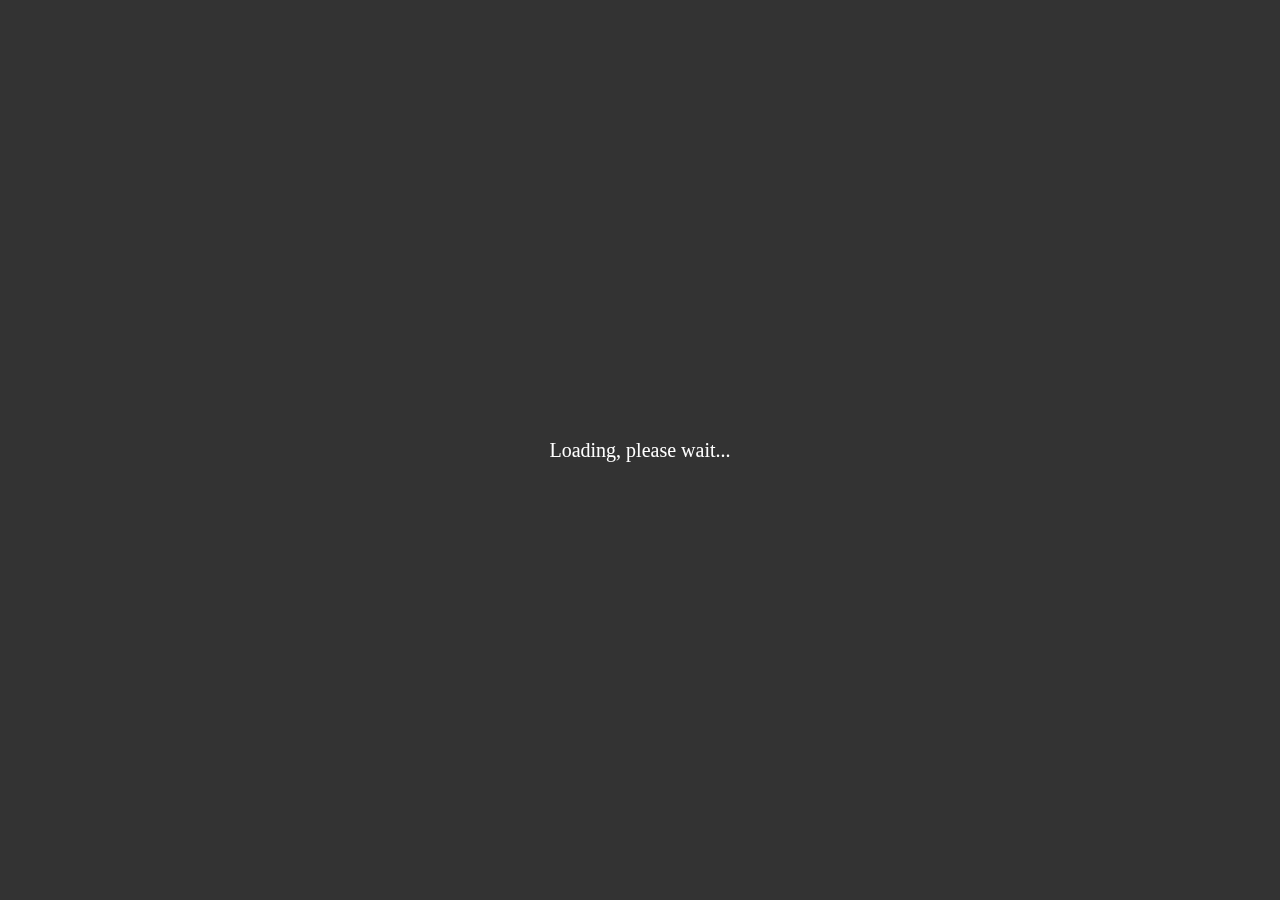
<file: ar2.html>
<!-- import aframe and then ar.js with image tracking / location based features -->
<script src="./js/aframe-v1.0.4.min.js"></script>
<script src="./js/aframe-ar-nft.js"></script>

<!-- style for the loader -->
<style>
  .arjs-loader {
    height: 100%;
    width: 100%;
    position: absolute;
    top: 0;
    left: 0;
    background-color: rgba(0, 0, 0, 0.8);
    z-index: 9999;
    display: flex;
    justify-content: center;
    align-items: center;
  }

  .arjs-loader div {
    text-align: center;
    font-size: 1.25em;
    color: white;
  }
</style>

<body style="margin : 0px; overflow: hidden;">
  <!-- minimal loader shown until image descriptors are loaded. Loading may take a while according to the device computational power -->
  <div class="arjs-loader">
    <div>Loading, please wait...</div>
  </div>

  <!-- a-frame scene -->
  <a-scene vr-mode-ui="enabled: false;" renderer="logarithmicDepthBuffer: true;" embedded arjs="trackingMethod: best; sourceType: webcam;debugUIEnabled: false;" >
  
  <a-assets>
    <a-asset-item id="main-obj" src="./components/main.obj"></a-asset-item>
    <a-asset-item id="main-mtl" src="./components/main.mtl"></a-asset-item>
  </a-assets>
    <!-- a-nft is the anchor that defines an Image Tracking entity -->
    <!-- on 'url' use the path to the Image Descriptors created before. -->
    <!-- the path should end with the name without the extension e.g. if file is 'pinball.fset' the path should end with 'pinball' -->
    <a-nft type="nft" url="./components/2" smooth="true" smoothCount="10" smoothTolerance=".01" smoothThreshold="5">
       <a-entity scale="20 20 20">
             <a-obj-model src="#main-obj" mtl="#main-mtl"></a-obj-model>
  
<a-entity obj-model="mtl: ./components/wind.mtl; obj: ./components/wind.obj" position="0.58 1.17 -1.9" animation__wind1="property: rotation; to: 0 720 0; loop: true; easing: linear; dur: 2000"></a-entity>

<a-entity obj-model="mtl: ./components/wind.mtl; obj: ./components/wind.obj" position="2.62 1.17 -1.7" animation__wind2="property: rotation; to: 0 720 0; loop: true; easing: linear; dur: 2000"></a-entity>

<a-entity obj-model="mtl: ./components/wind.mtl; obj: ./components/wind.obj" position="4.3 1.17 -0.72" animation__wind3="property: rotation; to: 0 720 0; loop: true; easing: linear; dur: 2000"></a-entity>

<a-entity obj-model="mtl: ./components/current.mtl; obj: ./components/current.obj" position="1.68247 -0.76946 0.79956" animation__current1="property: rotation; to: 0 0 720; loop: true; easing: linear; dur: 2000"></a-entity>

<a-entity obj-model="mtl: ./components/current.mtl; obj: ./components/current.obj" position="3.40132 -0.76996 -0.3325" animation__current2="property: rotation; to: 0 0 720; loop: true; easing: linear; dur: 2000"></a-entity></a-entity>
        </a-nft>

        <a-entity camera></a-entity>
    </a-scene>
</body>

</html>
</file>
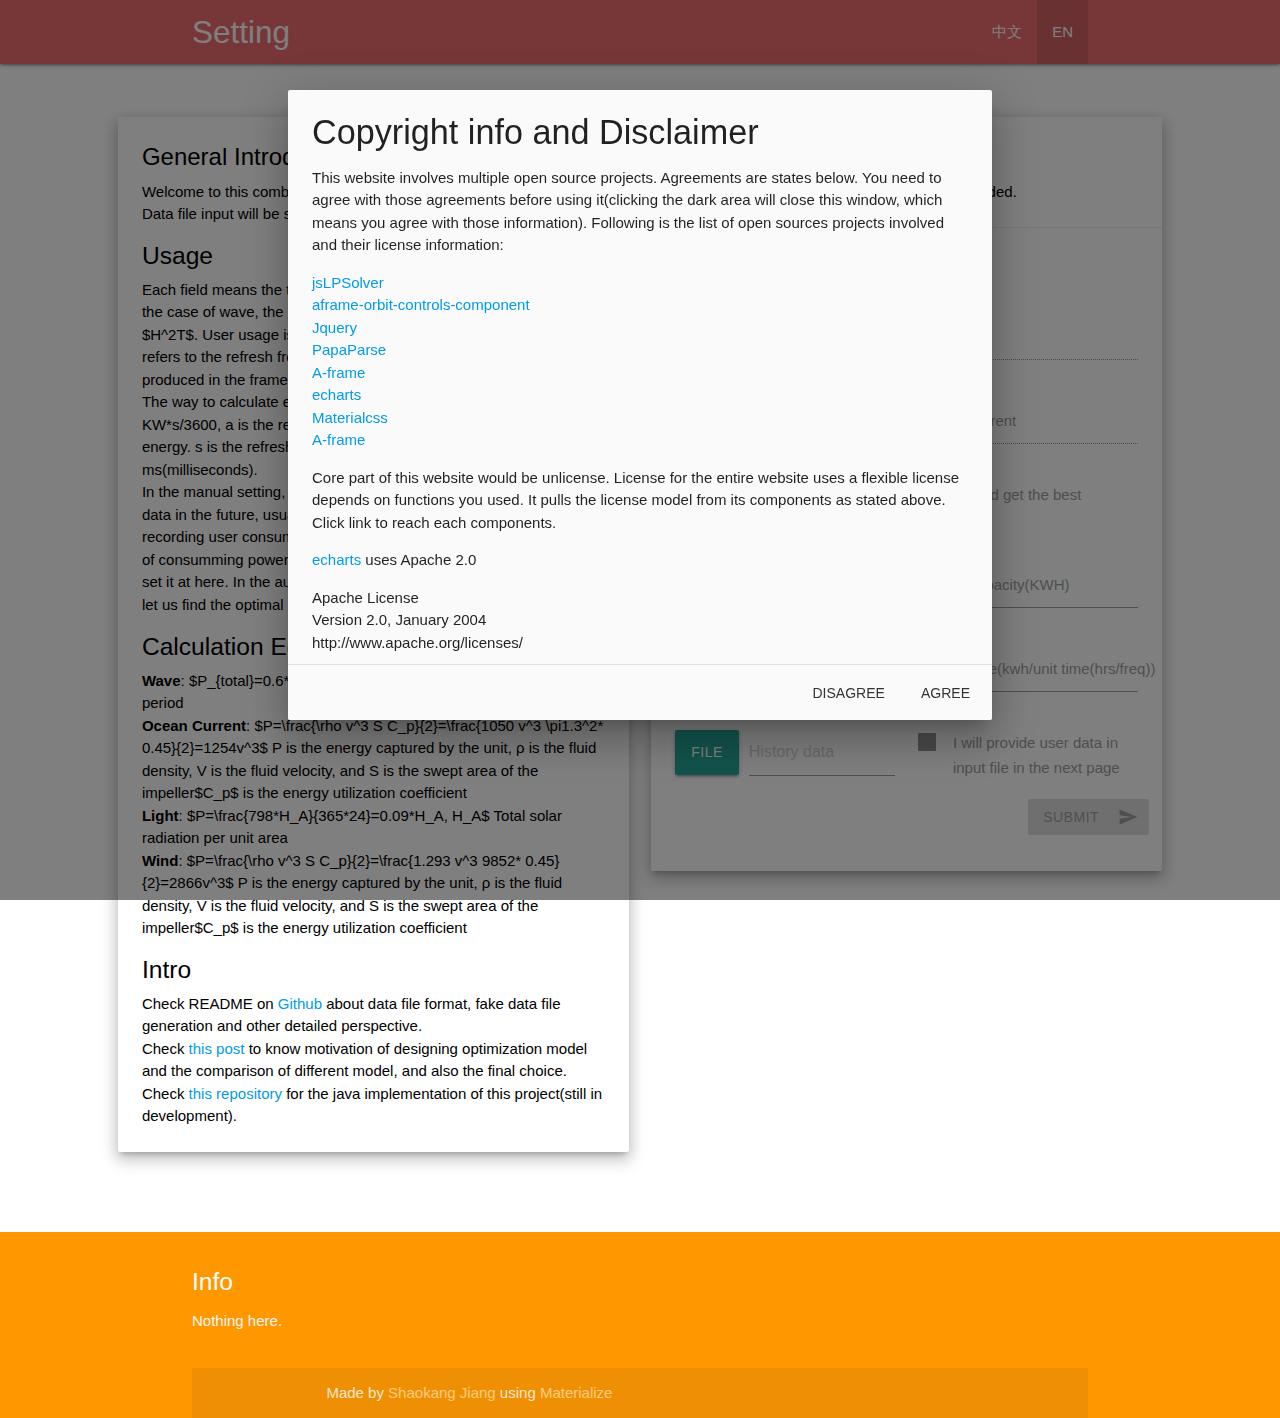
<file: run.html>
<!DOCTYPE html>
<html lang="en">

<head>
    <meta http-equiv="Content-Type" content="text/html; charset=UTF-8" />
    <meta name="viewport" content="width=device-width, initial-scale=1, maximum-scale=1.0" />
    <title>Energy -- running
        <!--{cn}能量 -- 运行-->
    </title>

    <!-- CSS  -->
    <link href="css/icon.css" rel="stylesheet">
    <link href="css/materialize.min.css" type="text/css" rel="stylesheet" media="screen,projection" />
    <link href="css/style.css" type="text/css" rel="stylesheet" media="screen,projection" />
    <script src="./js/solver.js"></script>
    <script src="./js/papaparse.min.js"></script>
    <script src="./js/LinkedList.js"></script>
    <script src="./js/echarts.min.js"></script>
    <script src="./js/translater.min.js"></script>
    <script src="./js/aframe-v1.0.4.min.js"></script>

    <script>
        document.write("<style>.parallax-container {height: " + parseInt(window.innerHeight || document.documentElement.clientHeight || document.body.clientHeight) * 0.97 + "px;}</style>");
    </script>

    <body>
        <script>
            //   console.log(parseInt(window.innerHeight || document.documentElement.clientHeight || document.body.clientHeight) + "px");

            //true:on false:off Mannual variable
            var wind = true;
            var light = true;
            var wave = true;
            var current = true;
        </script>
        <div class="parallax-container">

            <nav class="transparent" role="navigation">
                <div class="nav-wrapper container">

                    <ul class="right hide-on-med-and-down">
                        <li id="nav-cn"><a href="javascript:;" onclick="tran.setLang('cn');document.getElementById('nav-en').className = '';document.getElementById('nav-en-m').className = '';document.getElementById('nav-cn-m').className = 'active';document.getElementById('nav-cn').className = 'active';">中文</a></li>
                        <li id="nav-en" class="active"><a href="javascript:;" onclick="tran.setLang('default');document.getElementById('nav-en').className = 'active';document.getElementById('nav-en-m').className = 'active';document.getElementById('nav-cn').className = '';document.getElementById('nav-cn-m').className = '';">EN</a></li>
                    </ul>

                    <ul id="nav-mobile" class="sidenav">
                        <li id="nav-cn-m"><a href="javascript:;" onclick="tran.setLang('cn');document.getElementById('nav-en').className = '';document.getElementById('nav-en-m').className = '';document.getElementById('nav-cn-m').className = 'active';document.getElementById('nav-cn').className = 'active';">中文</a></li>
                        <li id="nav-en-m" class="active"><a href="javascript:;" onclick="tran.setLang('default');document.getElementById('nav-en').className = 'active';document.getElementById('nav-en-m').className = 'active';document.getElementById('nav-cn').className = '';document.getElementById('nav-cn-m').className = '';">EN</a></li>
                    </ul>
                    <a href="#" data-target="nav-mobile" class="sidenav-trigger"><i class="material-icons">translate</i></a>

                </div>

            </nav>
            <div class="section no-pad-bot">
                <div class="container">
                    <h1 class="header center teal-text text-lighten-2">Control Panel
                        <!--{cn}控制面板-->
                    </h1>
                    <div class="row center">
                        <h5 class="header col s12 light white-text">Adjust setting as you want.
                            <!--{cn}根据需要调整设置。-->
                        </h5>
                    </div>
                    <div class="row center">

                        <p class="col s2">
                            <span class="right white-text">Wind Switcher
                     <!--{cn}风力切换器-->   </span> </p>
                        <p class="switch col s2">
                            <label>
                      Off<!--{cn}关-->
                      <input type="checkbox" id="wind" checked onchange="onWindChange(this);">
                      <span class="lever"></span>
                      On<!--{cn}开-->
                    </label>
                        </p>
                        <p class="col s4"></p>
                        <p class="col s2">
                            <span class="right white-text">Light Switcher
                   <!--{cn}灯光切换器--> </span> </p>
                        <p class="switch col s2">
                            <label>
                  Off<!--{cn}关-->
                  <input type="checkbox" id="light" checked onchange="onLightChange(this);">
                  <span class="lever"></span>
                  On<!--{cn}开-->
                </label>
                        </p>

                        <p class="col s2">
                            <span class="right white-text">Wave Switcher
                <!--{cn}波形切换器--></span> </p>
                        <p class="switch col s2">
                            <label>
              Off<!--{cn}关-->
              <input type="checkbox" id="wave" checked onchange="onWaveChange(this);">
              <span class="lever"></span>
              On<!--{cn}开-->
            </label>
                        </p>
                        <p class="col s4"></p>
                        <p class="col s2">
                            <span class="right white-text">Current Switcher<!--{cn}海流切换器-->
                </span> </p>
                        <p class="switch col s2">
                            <label>
              Off<!--{cn}关-->
              <input type="checkbox" id="current" checked onchange="onCurrentChange(this);">
              <span class="lever"></span>
              On<!--{cn}开-->
            </label>
                        </p>
                    </div>
                    <br>




                </div>
            </div>

            <script>
                //x = rsin(theta) y = rcos(theta)
                var r = 1;
                var theta = 0;
                setInterval(function() {
                    document.getElementById('rig').setAttribute('position', (6 * r * Math.sin(theta)) + ' ' + (0 + (document.documentElement.scrollTop + document.body.scrollTop) * 0.003) + ' ' + (6 * r * Math.cos(theta) - 0));
                    theta += 0.02;
                    if (theta > 2 * Math.PI) theta -= 2 * Math.PI;
                    //console.log("aa" + document.documentElement.scrollTop + document.body.scrollTop);
                    document.getElementById('rig').setAttribute('rotation', '0 ' + (theta * 180 / Math.PI) + ' 0');
                    //console.log();
                }, 200);
                //x = rsin(theta) y = rcos(theta)
            </script>
            <div class="parallax">
                <img src="1.jpg">

                <a-scene background="color: #808080" vr-mode-ui="enabled: false" embedded>
                    <a-entity id="rig" position="0 0 0" rotation="0 0 0">
                        <a-camera id="camera"></a-camera>
                    </a-entity>
                    		  <a-assets>
    <a-asset-item id="main-obj" src="./components/main.obj"></a-asset-item>
    <a-asset-item id="main-mtl" src="./components/main.mtl"></a-asset-item>
  </a-assets>

  <!-- Using the asset management system. -->
  <a-obj-model src="#main-obj" mtl="#main-mtl"></a-obj-model>
  
<a-entity obj-model="mtl: ./components/wind.mtl; obj: ./components/wind.obj" position="0.58 1.17 -1.9" animation__wind1="property: rotation; to: 0 720 0; loop: true; easing: linear; dur: 2000"></a-entity>

<a-entity obj-model="mtl: ./components/wind.mtl; obj: ./components/wind.obj" position="2.62 1.17 -1.7" animation__wind2="property: rotation; to: 0 720 0; loop: true; easing: linear; dur: 2000"></a-entity>

<a-entity obj-model="mtl: ./components/wind.mtl; obj: ./components/wind.obj" position="4.3 1.17 -0.72" animation__wind3="property: rotation; to: 0 720 0; loop: true; easing: linear; dur: 2000"></a-entity>

<a-entity obj-model="mtl: ./components/current.mtl; obj: ./components/current.obj" position="1.68247 -0.76946 0.79956" animation__current1="property: rotation; to: 0 0 720; loop: true; easing: linear; dur: 2000"></a-entity>

<a-entity obj-model="mtl: ./components/current.mtl; obj: ./components/current.obj" position="3.40132 -0.76996 -0.3325" animation__current2="property: rotation; to: 0 0 720; loop: true; easing: linear; dur: 2000"></a-entity>

                </a-scene>
            </div>
        </div>

        <div class="section white">
            <div id="mainWindow" class="row">
                <div class="col s0 m0 l2">
                </div>


                <div class="col s12 m12 l8">

                    <div class="row">
                        <script>
                            var wind_history = new LinkedList(10);
                            var light_history = new LinkedList(10);
                            var wave_history = new LinkedList(10);
                            var current_history = new LinkedList(10);
                            var battery_history = new LinkedList(10);
                        </script>
                        <div class="col s12">

                            <div class="card white z-depth-3">
                                <div class="card-content black-text">
                                    <span class="card-title">Components<!--{cn}组件--></span>
                                    <div class="row">
                                        <div class="col s12 m6" >
                                            <div class="card-panel blue" >
                                                <span class="white-text">
                                            <h6 onMouseOver="if (tran.getLang() == 'cn') showInform(event, wind_history, '风能数据'); else showInform(event, wind_history, 'wind data');" onMouseOut="hiddenInform(event);">Wind<!--{cn}风--></h6>
                                            <p>Status: <!--{cn}现况:--><span id="wind_status"></span>
                                                </p>
                                                <p>
                                                    Production:
                                                    <!--{cn}产出：--><span id="wind_production"></span> KW
                                                    <!--{cn}千瓦-->
                                                </p>
                                                <p>
                                                    Current Wind:
                                                    <!--{cn}当前风速：--><span id="wind_Speed"></span>
                                                </p>
                                                </span>
                                            </div>
                                        </div>
                                        <div class="col s12 m6">
                                            <div class="card-panel blue">
                                                <span class="white-text">
                                            <h6 onMouseOver="if (tran.getLang() == 'cn') showInform(event, light_history, '光能数据'); else showInform(event, light_history, 'light data');" onMouseOut="hiddenInform(event);">Light<!--{cn}光--></h6>
                                            <p>Status: <!--{cn}现况:--><span id="Light_status"></span>
                                                </p>
                                                <p>
                                                    Production:
                                                    <!--{cn}产出：--><span id="Light_production"></span> KW
                                                    <!--{cn}千瓦-->
                                                </p>
                                                <p>
                                                    Current Light:
                                                    <!--{cn}当前光强：--><span id="Light_Speed"></span>
                                                </p>
                                                </span>
                                            </div>
                                        </div>
                                        <div class="col s12 m6">
                                            <div class="card-panel blue">
                                                <span class="white-text">
                                            <h6 onMouseOver="if (tran.getLang() == 'cn') showInform(event, wave_history, '波浪能数据'); else showInform(event, wave_history, 'Wave data');" onMouseOut="hiddenInform(event);">Wave<!--{cn}波浪--></h6>
                                            <p>Status: <!--{cn}现况:--><span id="wave_status"></span>
                                                </p>
                                                <p>
                                                    Production:
                                                    <!--{cn}产出：--><span id="wave_production"></span> KW
                                                    <!--{cn}千瓦-->
                                                </p>
                                                <p>
                                                    Current wave:
                                                    <!--{cn}当前波浪：--><span id="wave_Speed"></span>
                                                </p>
                                                </span>
                                            </div>
                                        </div>
                                        <div class="col s12 m6">
                                            <div class="card-panel blue">
                                                <span class="white-text">
                                            <h6 onMouseOver="if (tran.getLang() == 'cn') showInform(event, current_history, '海流能数据'); else showInform(event, current_history, 'Current data');" onMouseOut="hiddenInform(event);">Current<!--{cn}海流--></h6>
                                            <p>Status: <!--{cn}现况:--><span id="current_status"></span>
                                                </p>
                                                <p>
                                                    Production:
                                                    <!--{cn}产出：--><span id="current_production"></span> KW
                                                    <!--{cn}千瓦-->
                                                </p>
                                                <p>
                                                    Current current:
                                                    <!--{cn}当前流速：--><span id="current_Speed"></span>
                                                </p>
                                                </span>
                                            </div>
                                        </div>
                                        <div class="col s12">
                                            <div class="card-panel blue">
                                                <span class="white-text">
                                            <h6  onMouseOver="if (tran.getLang() == 'cn') showInform(event, battery_history, '电池数据'); else showInform(event, battery_history, 'Battery data');" onMouseOut="hiddenInform(event);">Battery<!--{cn}电池--></h6>
<div class="row">
                                            <p class="col s6">Status: <!--{cn}现况:--><span id="battery_status"></span>
                                                </p>
                                                <p class="col s6">
                                                    Remain:
                                                    <!--{cn}剩余：--><span id="battery_remain"></span>%
                                                </p>
                                                <p class="col s6">
                                                    Current flow:
                                                    <!--{cn}能量流动：--><span id="battery_flow"></span> KWH
                                                    <!--{cn}千瓦时-->
                                                </p>
                                                <p class="col s6">
                                                    Current inflow:
                                                    <!--{cn}电能输入：--><span id="battery_inflow"></span>
                                                </p>
                                                <p class="col s6">
                                                    Current Usage:
                                                    <!--{cn}电能输出：--><span id="battery_usage"></span>
                                                </p>
                                            </div>
                                            </span>
                                        </div>
                                    </div>
                                </div>


                            </div>
                        </div>


                    </div>

                    <div class="col s12">

                        <div class="card white z-depth-3">
                            <div class="card-content black-text">
                                <span class="card-title">Export<!--{cn}导出--></span>
                                <p>Export result to csv at here:
                                    <!--{cn}导出结果到 csv -->
                                </p>
                                <div class="card-action row">
                                    <span class="col s4">Indexing: Time, type, status, speed, production<!--{cn}索引: Time, type, status, speed, production--></span>
                                    <span class="col s1">|</span>
                                    <span class="col s6">Indexing: Time, battery_usage, battery_flow, battery_status, battery_current<!--{cn}索引: Time, battery_usage, battery_flow, battery_status, battery_current--></span>
                                    <p class="col s12"><br></p>
                                    <button class="waves-effect waves-light btn col s4" id="run_data">Download running data<!--{cn}下载运行数据--></button>
                                    <span class="col s4"></span>
                                    <button class="waves-effect waves-light btn col s4" id="battery_data"> Download battery data<!--{cn}下载电池数据--></button>
                                </div>
                            </div>
                        </div>


                    </div>


                </div>

            </div>


            <div class="col s0 m0 l2">
            </div>


        </div>
        </div>
        <!-- near footer-->
        <br><br>
        </div>

        <div id="inform" onMouseOut="hiddenInform(event)" style="display: none;">
            <div class="row">
                <div class="col s12">
                    <div class="card white darken-1">
                        <div class="card-content white-text">
                            <div id="main" style="width: 430px;height: 300px;"></div>

                        </div>
                    </div>
                </div>
            </div>
        </div>


        <div class="fixed-action-btn">
            <a id="menu" class="btn-floating btn-large red">
                <i class="large material-icons">menu</i>
            </a>
            <ul>
                <li><a class="btn-floating yellow darken-1" onclick="change_status()" id="Global_switch"><i class="material-icons">play_arrow</i></a></li>

                <!--change to pause-->
                <li><a id="file_upload" class="btn-floating blue" onclick="add()"><i class="material-icons">file_upload</i></a></li>
            </ul>
        </div>


        <!-- Tap Target Structure -->
        <div class="tap-target" data-target="menu">
            <div class="tap-target-content">
                <h5>Basic Setup
                    <!--{cn}基本设置-->
                </h5>
                <p>File button to choose simulation file(Stream from sensor in real case). Start or pause to do related work globally.
                    <!--{cn}文件按钮选择模拟文件(流传感器在真实情况下)。开始或暂停做相关的工作全球。-->
                </p>
            </div>
        </div>
        <div id="UserEdit"></div>


        <footer class="page-footer orange">
            <div class="container">
                <div class="row">
                    <h5 class="white-text">Info
                        <!--{cn}信息-->
                    </h5>
                    <p class="grey-text text-lighten-4">efe</p>



                </div>
                <div class="footer-copyright">
                    <div class="container">
                        Made by
                        <!--{cn}由--><a class="orange-text text-lighten-3" href="https://shaokang.ga">Shaokang Jiang</a> using
                        <!--{cn}使用--><a class="orange-text text-lighten-3" href="http://materializecss.com">Materialize<!--{cn}Materialize 主题制作--></a>
                    </div>
                </div>
        </footer>


        <!--  Scripts-->
        <script src="./js/jquery-2.1.1.min.js"></script>
        <script src="./js/materialize.min.js"></script>
        <script>
            //  document.getElementById("parall").style.color = "blue";
            document.getElementById("mainWindow").style = "position:relative;top:" + (-parseInt(window.innerHeight || document.documentElement.clientHeight || document.body.clientHeight) * 0.1) + "px;margin-bottom: " + (20 - parseInt(window.innerHeight || document.documentElement.clientHeight || document.body.clientHeight) * 0.1) + "px;";
            M.AutoInit();
            var Model_Status = -1; //1:running 0:pause 2:terminate
            var file;
            var runData = [];
            var batteryData = [];
            var exported = true;

            class Pair {
                constructor(key, value) {
                    this.key = key;
                    this.value = value;
                }

                getKey() {
                    return this.key;
                }

                getValue() {
                    return this.value;
                }
            }

            function onWindChange(use) {
                if (Model_Status == 1) {
                    wind = use.checked;
                    if (wind) {
                        if (tran.getLang() == 'cn') {
                            document.getElementById("wind_status").innerHTML = '<font color="green"><b>开</b> </font>';
                            M.toast({
                                html: '风力&nbsp; <font color="green"><b> 开</b> </font>'
                            });
                        } else {
                            document.getElementById("wind_status").innerHTML = '<font color="green"><b>On</b> </font>';
                            M.toast({
                                html: 'Wind&nbsp; <font color="green"><b> On</b> </font>'
                            });
                        }
                    } else {

                        if (tran.getLang() == 'cn') {
                            document.getElementById("wind_status").innerHTML = '<font color="red"><b>关</b> </font>';
                            M.toast({
                                html: '风力&nbsp; <font color="red"><b> 关</b> </font>'
                            });
                        } else {
                            document.getElementById("wind_status").innerHTML = '<font color="red"><b>Off</b></font>';
                            M.toast({
                                html: 'Wind&nbsp; <font color="red"><b> Off</b></font>'
                            });
                        }
                    }
                } else {
                    use.checked = !use.checked;
                }
            }

            function onLightChange(use) {
                if (Model_Status == 1) {
                    light = use.checked;
                    if (light) {
                        if (tran.getLang() == 'cn') {
                            document.getElementById("Light_status").innerHTML = '<font color="green"><b>开</b> </font>';
                            M.toast({
                                html: '光&nbsp;<font color="green"><b>开</b> </font>'
                            });
                        } else {
                            document.getElementById("Light_status").innerHTML = '<font color="green"><b>On</b> </font>';
                            M.toast({
                                html: 'Light&nbsp;<font color="green"><b>On</b> </font>'
                            });
                        }
                    } else {
                        if (tran.getLang() == 'cn') {
                            document.getElementById("Light_status").innerHTML = '<font color="red"><b>关</b></font>';
                            M.toast({
                                html: '光&nbsp;<font color="red"><b>关</b></font>'
                            });
                        } else {
                            document.getElementById("Light_status").innerHTML = '<font color="red"><b>Off</b></font>';
                            M.toast({
                                html: 'Light&nbsp;<font color="red"><b>Off</b></font>'
                            });
                        }
                    }
                } else {
                    use.checked = !use.checked;
                }
            }

            function onWaveChange(use) {
                if (Model_Status == 1) {
                    wave = use.checked;
                    if (wave) {
                        if (tran.getLang() == 'cn') {
                            document.getElementById("wave_status").innerHTML = '<font color="green"><b>开</b> </font>';
                            M.toast({
                                html: '波浪&nbsp;<font color="green"><b>开</b> </font>'
                            });
                        } else {

                            document.getElementById("wave_status").innerHTML = '<font color="green"><b>On</b> </font>';
                            M.toast({
                                html: 'Wave&nbsp;<font color="green"><b>On</b> </font>'
                            });
                        }
                    } else {
                        if (tran.getLang() == 'cn') {
                            document.getElementById("wave_status").innerHTML = '<font color="red"><b>关</b></font>';
                            M.toast({
                                html: '波浪&nbsp;<font color="red"><b>Off</b></font>'
                            });
                        } else {
                            document.getElementById("wave_status").innerHTML = '<font color="red"><b>Off</b></font>';
                            M.toast({
                                html: 'Wave&nbsp;<font color="red"><b>关</b></font>'
                            });
                        }
                    }
                } else {
                    use.checked = !use.checked;
                }
            }

            function onCurrentChange(use) {
                if (Model_Status == 1) {
                    current = use.checked;
                    if (current) {
                        if (tran.getLang() == 'cn') {
                            document.getElementById("current_status").innerHTML = '<font color="green"><b>开</b> </font>';
                            M.toast({
                                html: '海流&nbsp;<font color="green"><b>开</b> </font>'
                            });
                        } else {
                            document.getElementById("current_status").innerHTML = '<font color="green"><b>On</b> </font>';
                            M.toast({
                                html: 'Current&nbsp;<font color="green"><b>On</b> </font>'
                            });
                        }
                    } else {
                        if (tran.getLang() == 'cn') {
                            document.getElementById("current_status").innerHTML = '<font color="red"><b>关</b></font>';
                            M.toast({
                                html: '海流&nbsp;<font color="red"><b>关</b></font>'
                            });
                        } else {
                            document.getElementById("current_status").innerHTML = '<font color="red"><b>Off</b></font>';
                            M.toast({
                                html: 'Current&nbsp;<font color="red"><b>Off</b></font>'
                            });
                        }
                    }
                } else {
                    use.checked = !use.checked;
                }
            }

            $(document).ready(function() {
                $('.fixed-action-btn').floatingActionButton();
                $('.tap-target').tapTarget('open');
            });

            // document.getElementById("Speed_text").innerText = window.localStorage.getItem("wind");
            var request = {
                    QueryString: function(val) {
                        var uri = window.location.search;
                        var re = new RegExp("" + val + "=([^&?]*)", "ig");
                        return ((uri.match(re)) ? (uri.match(re)[0].substr(val.length + 1)) : null);
                    }
                }
                // so, You can using request.QueryString(para), like this
                // file:///C:/Users/Shaokang%20Jiang/Desktop/Energy/energy/run.html?group1=1&wind=74&light=74&wave=74&current=74&battary=74&freq=741&User=44174&action=

            if (request.QueryString("wind") == null || request.QueryString("light") == null || request.QueryString("wave") == null || request.QueryString("current") == null ||
                request.QueryString("battery") == null) {
                //UNCOMMENT THIS FIELD BEFORE FORMAL PUBLISH
                alert("Invalid visit.");
                window.location.href = "index.html";
            }
            var wind_limit = parseFloat(request.QueryString("wind"));

            var light_limit = parseFloat(request.QueryString("light"));

            var wave_limit = parseFloat(request.QueryString("wave"));

            var current_limit = parseFloat(request.QueryString("current"));

            var battery_capacity = parseFloat(request.QueryString("battery"));

            var freq = parseFloat(request.QueryString("freq")) || 200;
            var future = (request.QueryString("future") == 'on') ? true : false;
            var User_Consumption = parseFloat(request.QueryString("User")) || 2000;
            var battery_current = 0.7 * battery_capacity;

            function switchExport(use) {
                if (use.checked) {
                    exported = false;
                    document.getElementById("run_data").disabled = true;
                    document.getElementById("battery_data").disabled = true;
                } else {
                    exported = true;
                    document.getElementById("run_data").disabled = false;
                    document.getElementById("battery_data").disabled = false;
                }
            }

            function OpenDetial(id, width, height) {
                var _srcWidth = parseInt(window.innerWidth || document.documentElement.clientWidth || document.body.clientWidth);
                var _srcHeight = parseInt(window.innerHeight || document.documentElement.clientHeight || document.body.clientHeight);
                _width = parseInt(width) || _srcWidth;
                _height = parseInt(height) || _srcHeight;

                var cssWidth = width == undefined ? "100%" : _width;
                var cssHeight = height == undefined ? "100%" : _height;

                var left = (_srcWidth - _width) == 0 ? 0 : ((_srcWidth - _width) / 2);
                var top = (_srcHeight - _height) == 0 ? 0 : ((_srcHeight - _height) / 2);



                var _id = "#" + id;
                var detial;
                if (tran.getLang() == 'cn')
                    detial =
                    '<div id="panel"> <div class="card white z-depth-3"><div class="card-content black-text">  <div class="row">' +
                    '<div class="file-field input-field col s12"> <div class="btn"><span>File</span><input id="history_data" name="history_data" type="file" onchange="loadFile(this)" accept=".csv"></div><div class="file-path-wrapper"><input placeholder="输入流" id="Input_Stream" class="file-path validate" type="text"></div></div><p class="col s12"><label><input type="checkbox" onchange="switchExport(this);" /><span>我不需要导出使用数据(源文件较大时选择)。</span></label></p><p class="col s8" id="notice"><p><button  id="usethis" class="waves-effect waves-light btn col s3" disabled onclick="Start()">使用这个</button>' +
                    '</div></div></div></div>';
                else
                    detial =
                    '<div id="panel"> <div class="card white z-depth-3"><div class="card-content black-text">  <div class="row">' +
                    '<div class="file-field input-field col s12"> <div class="btn"><span>File</span><input id="history_data" name="history_data" type="file" onchange="loadFile(this)" accept=".csv"></div><div class="file-path-wrapper"><input placeholder="Input Stream" id="Input_Stream" class="file-path validate" type="text"></div></div><p class="col s12"><label><input type="checkbox" onchange="switchExport(this);" /><span>I don\'t need to export usage data(Choose when source is intended to be large).</span></label></p><p class="col s8" id="notice"><p><button  id="usethis" class="waves-effect waves-light btn col s3" disabled onclick="Start()">Use This</button>' +
                    '</div></div></div></div>';

                $(_id).html(detial);
                $(_id).css({
                    "display": "none",
                    "position": "fixed",
                    "bottom": "0px",
                    "width": "100%",
                    "top": "0px",
                    "height": "100%",
                    "background-color": "rgba(223, 236, 236, 0.36)"
                });
                $("#panel").css({
                    "width": cssWidth,
                    "height": cssHeight,
                    "left": left,
                    "top": top,
                    "position": "fixed"
                });
                $(_id).slideDown();
            }

            var prevTime = 0;

            var model;
            if (future) {
                model = {};
                model["optimize"] = "count";
                model["opType"] = "min";
                model["constraints"] = {};
                model["variables"] = {};
                model["ints"] = {};
                model.constraints["value"] = {
                    "min": battery_capacity
                };
            }
            var modelCount = 0;
            var data_input = {};

            var preWind;
            var preLight;
            var preCurrent;
            var preWave;

            function toast_Undo() {
                wind_limit = preWind;
                light_limit = preLight;
                current_limit = preCurrent;
                wave_limit = preWave;
                if (tran.getLang() == 'cn')
                    M.toast({
                        html: "<p>限制已经恢复到 <br>风速: " + wind_limit + "<br>光: " + light_limit + "<br>波浪: " + wave_limit + "<br>海流: " + current_limit + "</p>",
                        displayLength: 8000
                    });
                else
                    M.toast({
                        html: "<p>Limitation has been recovered to <br>wind: " + wind_limit + "<br>light: " + light_limit + "<br>wave: " + wave_limit + "<br>current: " + current_limit + "</p>",
                        displayLength: 8000
                    });
            }

            function runStep(data) {

                var userConsumption = data["User_Usage"] || User_Consumption;
                var time = (prevTime + freq) / 1000;
                var wind_produced = 0,
                    light_produced = 0,
                    wave_produced = 0,
                    current_produced = 0;

                if (future) {
                    //append to model
                    wind_produced = 2866 * data["Wind_Speed"] * data["Wind_Speed"] * data["Wind_Speed"];
                    light_produced = 0.09 * data["Light_H"];
                    wave_produced = 6.6 * data["Wave_Hight"] * data["Wave_Hight"] * data["Wave_Period"];
                    current_produced = 1254 * data["Current_Speed"] * data["Current_Speed"] * data["Current_Speed"];
                    var variable_wind = "v" + modelCount + "0";
                    var variable_light = "v" + modelCount + "1";
                    var variable_wave = "v" + modelCount + "2";
                    var variable_current = "v" + modelCount + "3";
                    data_input[variable_wind] = data["Wind_Speed"];
                    data_input[variable_light] = data["Light_H"];
                    data_input[variable_wave] = data["Wave_Hight"] * data["Wave_Hight"] * data["Wave_Period"];
                    data_input[variable_current] = data["Current_Speed"];


                    model.ints[variable_wind] = 1;
                    model.variables[variable_wind] = {
                        "value": wind_produced * (freq / 3600000),
                        "count": 1
                    };
                    model.variables[variable_wind][variable_wind] = 1;
                    model.constraints[variable_wind] = {
                        "min": 0,
                        "max": 1
                    };
                    model.ints[variable_light] = 1;
                    model.variables[variable_light] = {
                        "value": light_produced * (freq / 3600000),
                        "count": 1
                    };
                    model.variables[variable_light][variable_light] = 1;
                    model.constraints[variable_light] = {
                        "min": 0,
                        "max": 1
                    };
                    model.ints[variable_wave] = 1;
                    model.variables[variable_wave] = {
                        "value": wave_produced * (freq / 3600000),
                        "count": 1
                    };
                    model.variables[variable_wave][variable_wave] = 1;
                    model.constraints[variable_wave] = {
                        "min": 0,
                        "max": 1
                    };
                    model.ints[variable_current] = 1;
                    model.variables[variable_current] = {
                        "value": current_produced * (freq / 3600000),
                        "count": 1
                    };
                    model.variables[variable_current][variable_current] = 1;
                    model.constraints[variable_current] = {
                        "min": 0,
                        "max": 1
                    };

                    model.constraints.value["min"] += userConsumption;

                    modelCount++;
                    //clearning step
                    wind_produced = 0;
                    light_produced = 0;
                    wave_produced = 0;
                    current_produced = 0;

                    if (modelCount > 30) {
                        future = false;
                        console.log(model);
                        result = solver.Solve(model);
                        console.log(result);
                        var wind_limit1 = -1;
                        var light_limit1 = -1;
                        var wave_limit1 = -1;
                        var current_limit1 = -1;

                        for (var key in result) {
                            if (data_input.hasOwnProperty(key)) {
                                console.log(key + " -> " + data_input[key]);
                                switch (parseInt(key.slice(-1))) {
                                    case 0:
                                        if (wind_limit1 == -1) wind_limit1 = data_input[key];
                                        if (data_input[key] <= wind_limit1) wind_limit1 = data_input[key];
                                        break;
                                    case 1: //light
                                        if (light_limit1 == -1) light_limit1 = data_input[key];
                                        if (data_input[key] <= light_limit1) light_limit1 = data_input[key];
                                        // code block
                                        break;
                                    case 2: //wave
                                        if (wave_limit1 == -1) wave_limit1 = data_input[key];
                                        if (data_input[key] <= wave_limit1) wave_limit1 = data_input[key];
                                        // code block
                                        break;
                                    case 3: //current
                                        if (current_limit1 == -1) current_limit1 = data_input[key];
                                        if (data_input[key] <= current_limit1) current_limit1 = data_input[key];
                                        // code block
                                        break;

                                    default:
                                        // code block
                                }
                            }
                        }

                        preWind = wind_limit;
                        preLight = light_limit;
                        preCurrent = current_limit;
                        preWave = wave_limit;

                        wind_limit = (wind_limit1 == -1) ? wind_limit : wind_limit1.toFixed(2); //pre defined min value : actual optimal 
                        light_limit = (light_limit1 == -1) ? light_limit : light_limit1.toFixed(2);
                        wave_limit = (wave_limit1 == -1) ? wave_limit : wave_limit1.toFixed(2);
                        current_limit = (current_limit1 == -1) ? current_limit : current_limit1.toFixed(2);
                        console.log("wind:" + wind_limit + "light" + light_limit + "wave:" + wave_limit + "current" + current_limit);

                        if (tran.getLang() == 'cn')
                            M.toast({
                                html: "<p>限制已经修改到  <br>风: " + wind_limit + "<br>光: " + light_limit + "<br>波浪: " + wave_limit + "<br>海流: " + current_limit + "<br>基于优化结果。</p><button class='btn-flat toast-action' onclick='toast_Undo()'>撤销</button>",
                                displayLength: 8000
                            });
                        else
                            M.toast({
                                html: "<p>Limitation has been changed to <br>wind: " + wind_limit + "<br>light: " + light_limit + "<br>wave: " + wave_limit + "<br>current: " + current_limit + "<br>based on optimization result.</p><button class='btn-flat toast-action' onclick='toast_Undo()'>Undo</button>",
                                displayLength: 8000
                            });
                    }
                }

                if (tran.getLang() == 'cn') {

                    if (data["Wind_Speed"] > wind_limit && wind == 1) {
                        document.getElementById("wind").checked = true;
                        document.getElementById("wind_status").innerHTML = '<font color="green"><b>开</b> </font>';
                        document.getElementById("wind_Speed").innerText = data["Wind_Speed"];
                        wind_produced = 2866 * data["Wind_Speed"] * data["Wind_Speed"] * data["Wind_Speed"];
                        document.getElementById("wind_production").innerText = wind_produced.toFixed(2);
                        if (exported)
                            runData.push(time + ",wind,on," + data["Wind_Speed"] + "," + wind_produced + "\n");
                    } else if (wind == 1) {
                        document.getElementById("wind").checked = false;
                        document.getElementById("wind_status").innerHTML = '<font color="green"><b>关</b></font>';
                        if (exported)
                            runData.push(time + ",wind,off," + data["Wind_Speed"] + ",0" + "\n");
                    }
                    wind_history.add(new Pair(time.toFixed(2), wind_produced.toFixed(2)));

                    if (data["Light_H"] > light_limit && light == 1) {
                        document.getElementById("light").checked = true;
                        document.getElementById("Light_status").innerHTML = '<font color="green"><b>开</b> </font>';
                        document.getElementById("Light_Speed").innerText = data["Light_H"];
                        light_produced = 0.09 * data["Light_H"];
                        document.getElementById("Light_production").innerText = light_produced.toFixed(2);
                        if (exported)
                            runData.push(time + ",light,on," + data["Light_H"] + "," + light_produced + "\n");
                    } else if (light == 1) {
                        document.getElementById("light").checked = false;
                        document.getElementById("Light_status").innerHTML = '<font color="red"><b>关</b></font>';
                        if (exported)
                            runData.push(time + ",light,off," + data["Light_H"] + ",0\n");
                    }
                    light_history.add(new Pair(time.toFixed(2), light_produced.toFixed(2)));

                    if (data["Wave_Hight"] * data["Wave_Hight"] * data["Wave_Period"] > wave_limit && wave == 1) {
                        document.getElementById("wave").checked = true;
                        document.getElementById("wave_status").innerHTML = '<font color="green"><b>开</b> </font>';
                        document.getElementById("wave_Speed").innerText = "高度: " + data["Wave_Hight"] + "周期: " + data["Wave_Period"];
                        wave_produced = 6.6 * data["Wave_Hight"] * data["Wave_Hight"] * data["Wave_Period"];
                        document.getElementById("wave_production").innerText = wave_produced.toFixed(2);
                        if (exported)
                            runData.push(time + ",wave,on," + (data["Wave_Hight"] * data["Wave_Hight"] * data["Wave_Period"]) + "," + wave_produced + "\n");
                    } else if (wave == 1) {
                        document.getElementById("wave").checked = false;
                        document.getElementById("wave_status").innerHTML = '<font color="red"><b>关</b></font>';
                        if (exported)
                            runData.push(time + ",wave,off," + (data["Wave_Hight"] * data["Wave_Hight"] * data["Wave_Period"]) + ",0\n");
                    }
                    wave_history.add(new Pair(time.toFixed(2), wave_produced.toFixed(2)));

                    if (data["Current_Speed"] > current_limit && current == 1) {
                        document.getElementById("current").checked = true;
                        document.getElementById("current_status").innerHTML = '<font color="green"><b>开</b> </font>';
                        document.getElementById("current_Speed").innerText = data["Current_Speed"];
                        current_produced = 1254 * data["Current_Speed"] * data["Current_Speed"] * data["Current_Speed"];
                        document.getElementById("current_production").innerText = current_produced.toFixed(2);
                        if (exported)
                            runData.push(time + ",current,on," + data["Current_Speed"] + "," + current_produced + "\n");
                    } else if (current == 1) {
                        document.getElementById("current").checked = false;
                        document.getElementById("current_status").innerHTML = '<font color="red"><b>关</b> </font>';
                        if (exported)
                            runData.push(time + ",current,off," + data["Current_Speed"] + ",0\n");
                    }
                    current_history.add(new Pair(time.toFixed(2), current_produced.toFixed(2)));

                    //Time,type,status,speed,production
                    document.getElementById("battery_usage").innerText = userConsumption;
                    var pre_battery_current = battery_current;
                    var inflowing = (wind_produced + light_produced + wave_produced + current_produced) * (freq / 1000) / 3600;
                    battery_current += inflowing - userConsumption;
                    //console.log((time - prevTime));
                    var batteryStatus = 0;
                    if (battery_current > battery_capacity) battery_current = battery_capacity;
                    document.getElementById("battery_inflow").innerText = inflowing.toFixed(2);
                    document.getElementById("battery_flow").innerText = (battery_current - pre_battery_current).toFixed(2);
                    document.getElementById("battery_remain").innerText = (battery_current * 100 / battery_capacity).toFixed(2);
                    if (battery_current - pre_battery_current > 0) document.getElementById("battery_status").innerText = '充电中...';
                    else if (battery_current < 0) {
                        battery_current = 0;
                        document.getElementById("battery_remain").innerText = (battery_current * 100 / battery_capacity).toFixed(2);
                        document.getElementById("battery_status").innerText = '放电，需要额外的电力。';
                        batteryStatus = 2;
                    } else {
                        document.getElementById("battery_status").innerText = '放电中...';
                        batteryStatus = 1;
                    }
                    battery_history.add(new Pair(time.toFixed(2), (battery_current * 100 / battery_capacity).toFixed(2)));
                    //Time,battery_usage,battery_flow,battery_status,battery_current
                    if (exported)
                        batteryData.push(time + "," + userConsumption + "," + (battery_current - pre_battery_current) + "," +
                            batteryStatus + "," + battery_current + "\n");

                } else {

                    if (data["Wind_Speed"] > wind_limit && wind == 1) {
                        document.getElementById("wind").checked = true;
                        document.getElementById("wind_status").innerHTML = '<font color="green"><b>On</b> </font>';
                        document.getElementById("wind_Speed").innerText = data["Wind_Speed"];
                        wind_produced = 2866 * data["Wind_Speed"] * data["Wind_Speed"] * data["Wind_Speed"];
                        document.getElementById("wind_production").innerText = wind_produced.toFixed(2);
                        if (exported)
                            runData.push(time + ",wind,on," + data["Wind_Speed"] + "," + wind_produced + "\n");
                    } else if (wind == 1) {
                        document.getElementById("wind").checked = false;
                        document.getElementById("wind_status").innerHTML = '<font color="green"><b>Off</b></font>';
                        if (exported)
                            runData.push(time + ",wind,off," + data["Wind_Speed"] + ",0" + "\n");
                    }
                    wind_history.add(new Pair(time.toFixed(2), wind_produced.toFixed(2)));

                    if (data["Light_H"] > light_limit && light == 1) {
                        document.getElementById("light").checked = true;
                        document.getElementById("Light_status").innerHTML = '<font color="green"><b>On</b> </font>';
                        document.getElementById("Light_Speed").innerText = data["Light_H"];
                        light_produced = 0.09 * data["Light_H"];
                        document.getElementById("Light_production").innerText = light_produced.toFixed(2);
                        if (exported)
                            runData.push(time + ",light,on," + data["Light_H"] + "," + light_produced + "\n");
                    } else if (light == 1) {
                        document.getElementById("light").checked = false;
                        document.getElementById("Light_status").innerHTML = '<font color="red"><b>Off</b></font>';
                        if (exported)
                            runData.push(time + ",light,off," + data["Light_H"] + ",0\n");
                    }
                    light_history.add(new Pair(time.toFixed(2), light_produced.toFixed(2)));

                    if (data["Wave_Hight"] * data["Wave_Hight"] * data["Wave_Period"] > wave_limit && wave == 1) {
                        document.getElementById("wave").checked = true;
                        document.getElementById("wave_status").innerHTML = '<font color="green"><b>On</b> </font>';
                        document.getElementById("wave_Speed").innerText = "Height: " + data["Wave_Hight"] + "Period: " + data["Wave_Period"];
                        wave_produced = 6.6 * data["Wave_Hight"] * data["Wave_Hight"] * data["Wave_Period"];
                        document.getElementById("wave_production").innerText = wave_produced.toFixed(2);
                        if (exported)
                            runData.push(time + ",wave,on," + (data["Wave_Hight"] * data["Wave_Hight"] * data["Wave_Period"]) + "," + wave_produced + "\n");
                    } else if (wave == 1) {
                        document.getElementById("wave").checked = false;
                        document.getElementById("wave_status").innerHTML = '<font color="red"><b>Off</b></font>';
                        if (exported)
                            runData.push(time + ",wave,off," + (data["Wave_Hight"] * data["Wave_Hight"] * data["Wave_Period"]) + ",0\n");
                    }
                    wave_history.add(new Pair(time.toFixed(2), wave_produced.toFixed(2)));

                    if (data["Current_Speed"] > current_limit && current == 1) {
                        document.getElementById("current").checked = true;
                        document.getElementById("current_status").innerHTML = '<font color="green"><b>On</b> </font>';
                        document.getElementById("current_Speed").innerText = data["Current_Speed"];
                        current_produced = 1254 * data["Current_Speed"] * data["Current_Speed"] * data["Current_Speed"];
                        document.getElementById("current_production").innerText = current_produced.toFixed(2);
                        if (exported)
                            runData.push(time + ",current,on," + data["Current_Speed"] + "," + current_produced + "\n");
                    } else if (current == 1) {
                        document.getElementById("current").checked = false;
                        document.getElementById("current_status").innerHTML = '<font color="red"><b>Off</b> </font>';
                        if (exported)
                            runData.push(time + ",current,off," + data["Current_Speed"] + ",0\n");
                    }
                    current_history.add(new Pair(time.toFixed(2), current_produced.toFixed(2)));

                    //Time,type,status,speed,production
                    document.getElementById("battery_usage").innerText = userConsumption;
                    var pre_battery_current = battery_current;
                    var inflowing = (wind_produced + light_produced + wave_produced + current_produced) * (freq / 1000) / 3600;
                    battery_current += inflowing - userConsumption;
					//console.log((time - prevTime));
                    var batteryStatus = 0;
                    if (battery_current > battery_capacity) battery_current = battery_capacity;
                    document.getElementById("battery_inflow").innerText = inflowing.toFixed(2);
                    document.getElementById("battery_flow").innerText = (battery_current - pre_battery_current).toFixed(2);
                    document.getElementById("battery_remain").innerText = (battery_current * 100 / battery_capacity).toFixed(2);
                    if (battery_current - pre_battery_current > 0) document.getElementById("battery_status").innerText = 'Charging';
                    else if (battery_current < 0) {
                        battery_current = 0;
                        document.getElementById("battery_remain").innerText = (battery_current * 100 / battery_capacity).toFixed(2);
                        document.getElementById("battery_status").innerText = 'Discharging, extra electricity required.';
                        batteryStatus = 2;
                    } else {
                        document.getElementById("battery_status").innerText = 'Discharging';
                        batteryStatus = 1;
                    }
                    battery_history.add(new Pair(time.toFixed(2), (battery_current * 100 / battery_capacity).toFixed(2)));
                    //Time,battery_usage,battery_flow,battery_status,battery_current
                    if (exported)
                        batteryData.push(time + "," + userConsumption + "," + (battery_current - pre_battery_current) + "," +
                            batteryStatus + "," + battery_current + "\n");
                }
                //batteryStatus: 0: normal 1:discharging 2:Discharging, extra electricity required
                //refresh locals
                //console.log(batteryData);
                prevTime += freq;
            }



            /**
             * If user consumption data is empty, then it will use the
             * Data from the first line will be ignored. (No duration is impossible to calculate)
             * Simple model, assume related daata could be provided 
             **/
            function Start() {

                $("#UserEdit").slideUp();
                document.getElementById("Global_switch").innerHTML = '<i class = "material-icons" > pause </i>';
                Model_Status = 1;
                document.getElementById("wind_status").innerHTML = '<font color="green"><b>Initialize</b> </font>';
                document.getElementById("Light_status").innerHTML = '<font color="green"><b>Initialize</b></font>';
                document.getElementById("wave_status").innerHTML = '<font color="green"><b>Initialize</b> </font>';
                document.getElementById("current_status").innerHTML = '<font color="green"><b>Initialize</b> </font>';
                wind = true;
                light = true;
                wave = true;
                current = true;

                document.getElementById("wind").checked = true;
                document.getElementById("light").checked = true;
                document.getElementById("wave").checked = true;
                document.getElementById("current").checked = true;

                document.getElementById("battery_remain").innerText = (battery_current * 100 / battery_capacity).toFixed(2);

                prevTime = 0;


                Papa.parse(file, {
                    header: true,
                    skipEmptyLines: true,
                    dynamicTyping: true,
                    step: function(results, parser) {
                        //console.log("Row data:", results.data["Time"]);
                        //analyze data at here
                        parser.pause();
                        runStep(results.data);
                        setTimeout(function() {
                            var delay = function() {
                                if (Model_Status == 1) {
                                    //do some things at here
                                    parser.resume();
                                } else {
                                    setTimeout(function() {
                                        delay();
                                    }, 200)
                                }
                            }
                            delay();
                        }, freq);
                    },
                    complete: function(results, parser) {
                        console.log("done");
                        Model_Status = 2;
                        change_status();
                        if (tran.getLang() == 'cn') {
                            document.getElementById("wind_status").innerHTML = '<font color="green">完成 </font>';
                            document.getElementById("Light_status").innerHTML = '<font color="green">完成 </font>';
                            document.getElementById("wave_status").innerHTML = '<font color="green">完成</font>';
                            document.getElementById("current_status").innerHTML = '<font color="green">完成 </font>';
                        } else {
                            document.getElementById("wind_status").innerHTML = '<font color="green">Done </font>';
                            document.getElementById("Light_status").innerHTML = '<font color="green">Done </font>';
                            document.getElementById("wave_status").innerHTML = '<font color="green">Done </font>';
                            document.getElementById("current_status").innerHTML = '<font color="green">Done </font>';
                        }
                        wind = false;
                        light = false;
                        wave = false;
                        current = false;

                        document.getElementById("wind").checked = false;
                        document.getElementById("light").checked = false;
                        document.getElementById("wave").checked = false;
                        document.getElementById("current").checked = false;
                    }
                });
            }


            function loadFile(file1) {
                file = file1.files[0];
                if (file != null && file.name.indexOf(".csv") != -1) {
                    var successfully = false;
                    Papa.parse(file, {
                        header: true,
                        skipEmptyLines: true,
                        dynamicTyping: true,
                        preview: 1,
                        step: function(results, parser) {
                            if (results.data.hasOwnProperty("Current_Speed") && results.data.hasOwnProperty("Light_H") && results.data.hasOwnProperty("Wave_Hight") && results.data.hasOwnProperty("Wave_Period") && results.data.hasOwnProperty("Wind_Speed")) {
                                successfully |= true;
                            }
                        },
                        complete: function(results, parser) {
                            if (successfully == 1) {
                                if (tran.getLang() == 'cn') document.getElementById("notice").innerText = "成功载入";
                                else document.getElementById("notice").innerText = "Successfully loaded";
                                document.getElementById("usethis").disabled = false;
                            } else {
                                if (tran.getLang() == 'cn') document.getElementById("notice").innerText = "无效的文件内容。";
                                else document.getElementById("notice").innerText = "Invalid file content.";
                                document.getElementById("usethis").disabled = true;
                            }
                        }
                    });
                } else {
                    if (tran.getLang() == 'cn') document.getElementById("notice").innerText = "请选择一个有效csv文件";
                    else document.getElementById("notice").innerText = "Please select a valid csv file";
                    document.getElementById("usethis").disabled = true;
                }
            }

            function add() {
                if (!(Model_Status == 0 || Model_Status == 1))
                    OpenDetial("UserEdit", 400, 200); //调用方法        
            }

            function change_status() {
                if (Model_Status == 0) {
                    document.getElementById("Global_switch").innerHTML = '<i class = "material-icons" > pause </i>';
                    Model_Status = 1;
                } else if (Model_Status == 1) {
                    document.getElementById("Global_switch").innerHTML = '<i class = "material-icons" > play_arrow </i>';
                    Model_Status = 0;
                } else {
                    document.getElementById("Global_switch").innerHTML = '<i class = "material-icons" > stop </i>';
                }
            }

            var funDownload = function(content, filename) {
                var eleLink = document.createElement('a');
                eleLink.download = filename;
                eleLink.style.display = 'none';
                var blob = new Blob([content]);
                eleLink.href = URL.createObjectURL(blob);
                document.body.appendChild(eleLink);
                eleLink.click();
                document.body.removeChild(eleLink);
            };

            if ('download' in document.createElement('a')) {
                document.getElementById('run_data').addEventListener('click', function() {
                    var passValue = "Time,type,status,speed,production\n";
                    for (i = 0; i < runData.length; i++) {
                        passValue += runData[i];
                    }
                    funDownload(passValue, 'run.csv');
                });
                document.getElementById('battery_data').addEventListener('click', function() {
                    var passValue = "Time,battery_usage,battery_flow,battery_status,battery_current\n";
                    for (i = 0; i < batteryData.length; i++) {
                        passValue += batteryData[i];
                    }
                    funDownload(passValue, 'battery.csv');
                });
            } else {
                document.getElementById('run_data').onclick = function() {
                    if (tran.getLang() == 'cn') alert('浏览器不支持');
                    else alert('Browser doesn\'t support!');
                };
                document.getElementById('battery_data').onclick = function() {
                    if (tran.getLang() == 'cn') alert('浏览器不支持');
                    else alert('Browser doesn\'t support!');
                };
            }


            var hoverId;

            function hiddenInform(event) {
                var informDiv = document.getElementById('inform');
                var x = 0,
                    y = 0;
                var event = event || window.event;
                if (event.pageX || event.pageY) {
                    x = event.pageX;
                    y = event.pageY;
                } else if (event.clientX || event.clientY) {
                    x = event.clientX + document.documentElement.scrollLeft + document.body.scrollLeft;
                    y = event.clientY + document.documentElement.scrollTop + document.body.scrollTop;
                }
                var divx1 = informDiv.offsetLeft;
                var divy1 = informDiv.offsetTop;
                var divx2 = informDiv.offsetLeft + informDiv.offsetWidth;
                var divy2 = informDiv.offsetTop + informDiv.offsetHeight;
                //console.log(x + "," + y);
                if (!(in1(x, y, divx1, divy1, divx2, divy2))) {
                    document.getElementById('inform').style.display = 'none';
                    clearInterval(hoverId);
                    data = null;
                }

            }

            function in1(x, y, a1, b1, a2, b2) {
                return x >= a1 && x <= a2 && y >= b1 && y <= b2;
            }

            function showInform(event, history, title_word) {

                if (Model_Status == -1) return;
                var myChart;

                var data;

                myChart = echarts.init(document.getElementById('main'));
                data = [];
                var posX = 0,
                    posY = 0;
                var event = event || window.event;
                if (event.pageX || event.pageY) {
                    posX = event.pageX;
                    posY = event.pageY;
                } else if (event.clientX || event.clientY) {
                    posX = event.clientX + document.documentElement.scrollLeft + document.body.scrollLeft;
                    posY = event.clientY + document.documentElement.scrollTop + document.body.scrollTop;
                }

                //console.log(posX);
                //console.log(posY);
                $("#inform").css({
                    "width": 500,
                    "height": 300,
                    "left": posX,
                    "top": posY,
                    "position": "absolute"
                });


                var toInter = history.toArray();
                for (var i = 0; i < toInter.length; i++) {
                    data.push({
                        name: toInter[i].getKey(),
                        value: [
                            toInter[i].getKey(),
                            toInter[i].getValue()
                        ]
                    });
                }

                option = {
                    title: {
                        text: title_word
                    },
                    tooltip: {
                        trigger: 'axis',
                        formatter: function(params) {
                            params = params[0];
                            return params.name + ' : ' + params.value[1];
                        },
                        axisPointer: {
                            animation: false
                        }
                    },
                    xAxis: {
                        type: 'value',
                        scale: true,
                        splitLine: {
                            show: false
                        }
                    },
                    yAxis: {
                        type: 'value',
                        scale: true,
                        splitLine: {
                            show: false
                        }
                    },
                    series: [{
                        name: title_word,
                        type: 'line',
                        showSymbol: false,
                        hoverAnimation: false,
                        data: data
                    }]
                };
                myChart.setOption(option);
                document.getElementById("inform").style.display = 'block';
                // document.getElementById("inform").css("display","block");

                if (Model_Status == 1) {
                    hoverId = setInterval(function() {

                        //data.shift(); //getLast()
                        data.push({
                            name: history.getLast().getKey(),
                            value: [
                                history.getLast().getKey(),
                                history.getLast().getValue()
                            ]
                        });

                        myChart.setOption({
                            series: [{
                                data: data
                            }]
                        });
                    }, freq);
                }

                // 使用刚指定的配置项和数据显示图表。
            }



            var tran;

            var lang = navigator.language || navigator.browserLanguage;
            if (/^zh/.test(lang)) {
                //alert('中文');

                document.getElementById('nav-en').className = '';
                document.getElementById('nav-cn').className = 'active';

                document.getElementById('nav-en-m').className = '';
                document.getElementById('nav-cn-m').className = 'active';
                tran = new Translater({
                    lang: "cn"
                });
            } else {
                //alert('不是中文');
                tran = new Translater({
                    lang: "en"
                });
            }
        </script>

    </body>

</html>

</html>

</html>

</html>
</file>
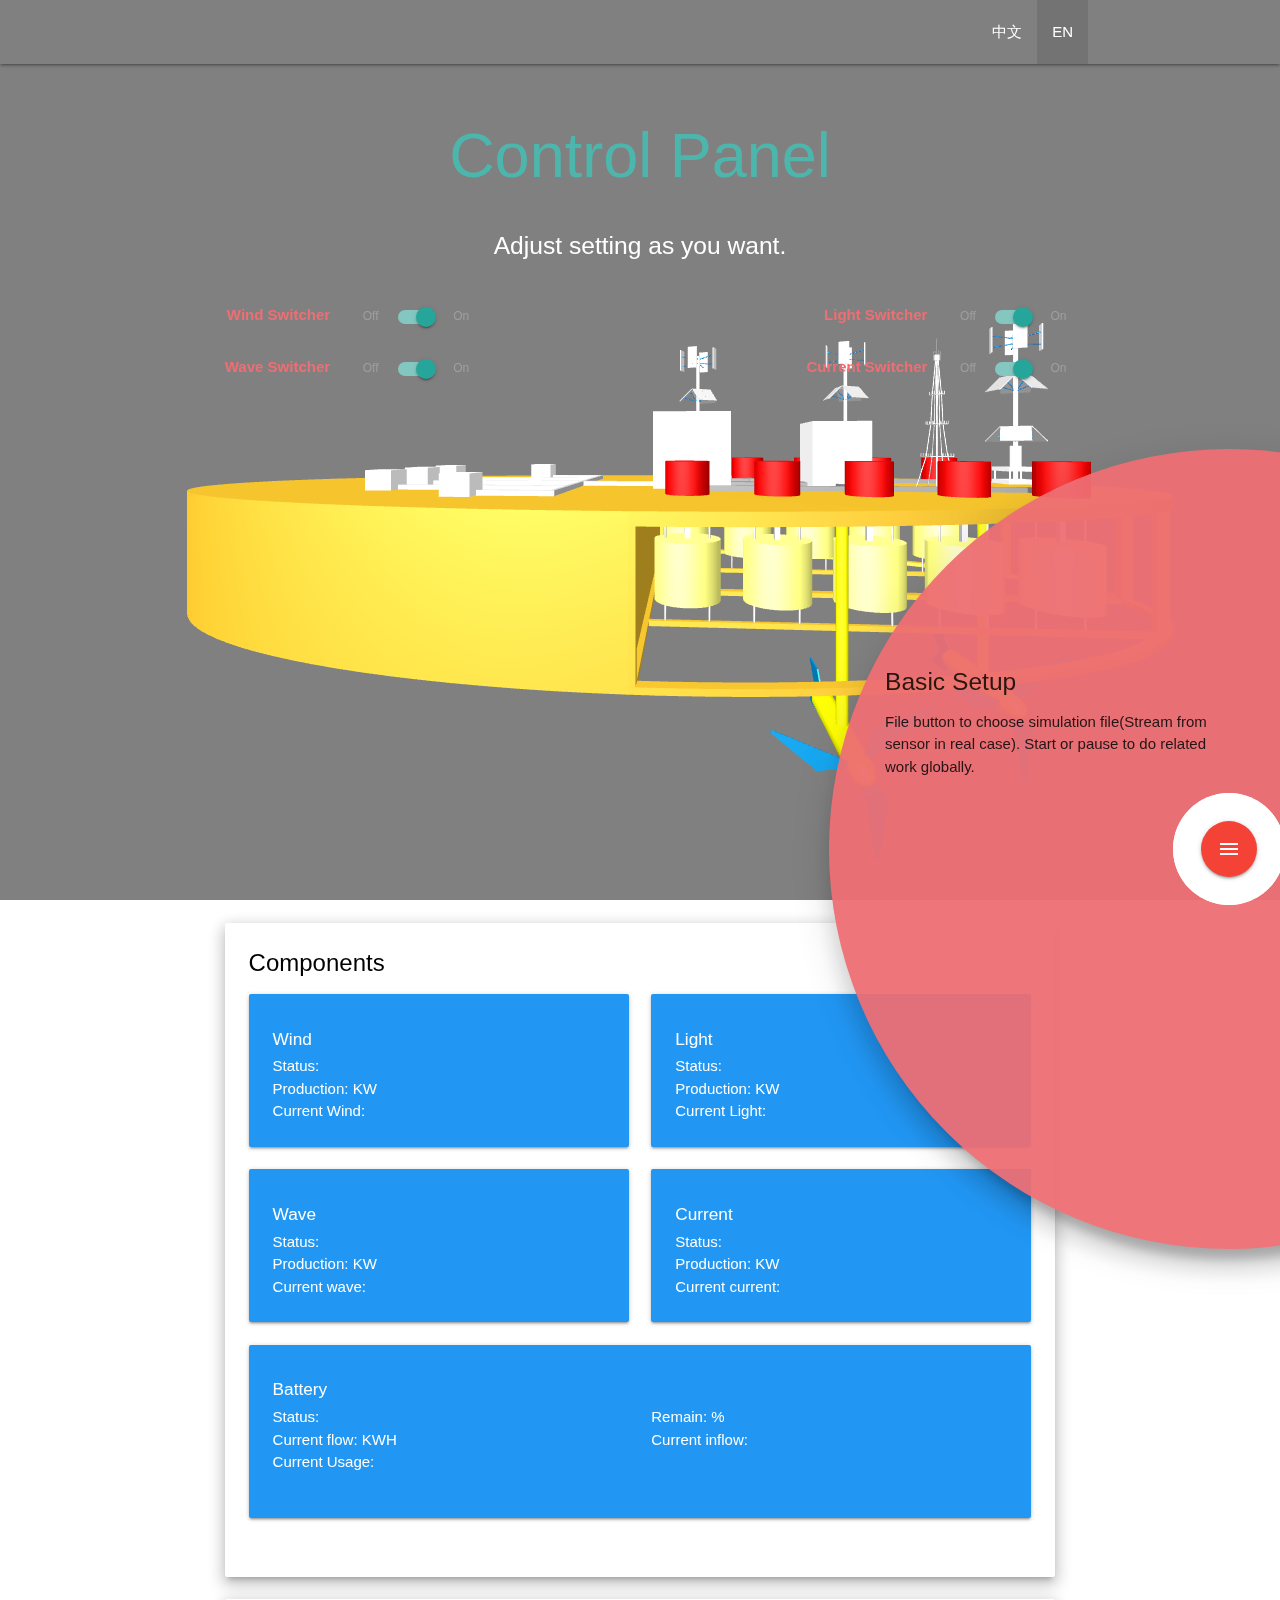
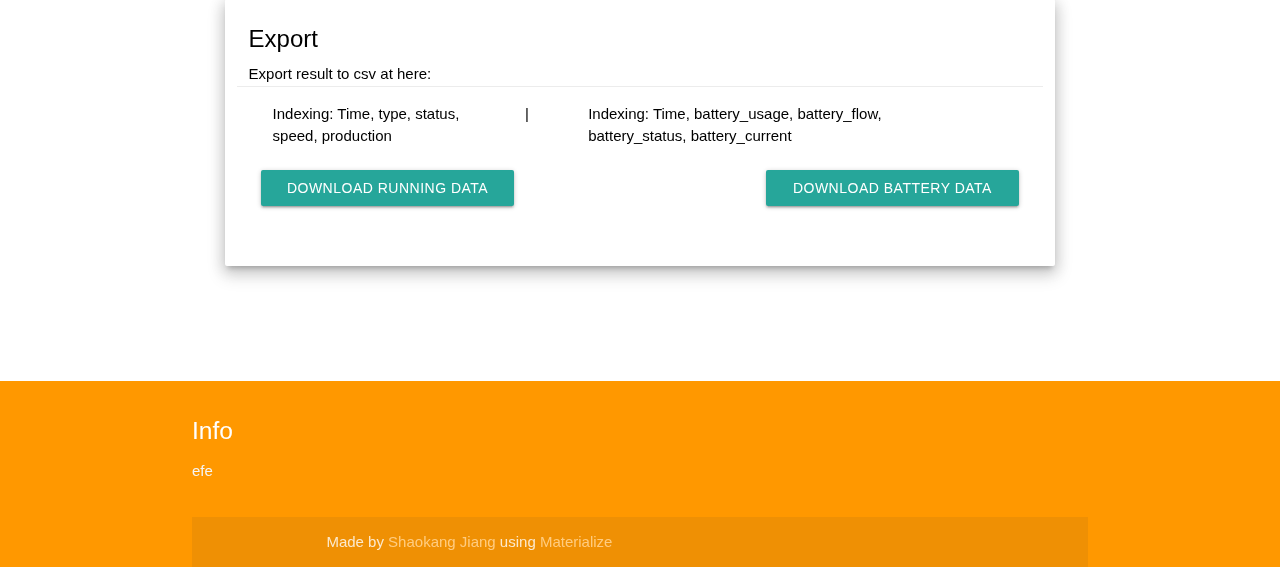
<file: run1.html>
<!DOCTYPE html>
<html lang="en">

<head>
    <meta http-equiv="Content-Type" content="text/html; charset=UTF-8" />
    <meta name="viewport" content="width=device-width, initial-scale=1, maximum-scale=1.0" />
    <title>Energy -- running
        <!--{cn}能量 -- 运行-->
    </title>

    <!-- CSS  -->
    <link href="css/icon.css" rel="stylesheet">
    <link href="css/materialize.min.css" type="text/css" rel="stylesheet" media="screen,projection" />
    <link href="css/style.css" type="text/css" rel="stylesheet" media="screen,projection" />
    <script src="./js/solver.js"></script>
    <script src="./js/papaparse.min.js"></script>
    <script src="./js/LinkedList.js"></script>
    <script src="./js/echarts.min.js"></script>
    <script src="./js/translater.min.js"></script>
    <script src="./js/aframe-v1.0.4.min.js"></script>

    <script>
        document.write("<style>.parallax-container {height: " + parseInt(window.innerHeight || document.documentElement.clientHeight || document.body.clientHeight) + "px;}</style>");
    </script>

    <style>
        .scrolldown {
            position: absolute;
            bottom: 0px;
            left: 50%;
            width: 40px;
            height: 40px;
            transform: translateY(-80px) translateX(-50%) rotate(45deg);
        }
        
        .scrolldown span {
            position: absolute;
            top: 0;
            left: 0;
            display: block;
            width: 100%;
            height: 100%;
            border-bottom: 2px solid #fff;
            border-right: 2px solid #fff;
            animation: animate1 1.5s linear infinite;
            opacity: 0;
        }
        
        .scrolldown span:nth-child(1) {
            transform: translate(-15px, -15px);
            animation-delay: -0.4s;
        }
        
        .scrolldown span:nth-child(2) {
            transform: translate(0px, 0px);
            animation-delay: -0.2s;
        }
        
        .scrolldown span:nth-child(3) {
            transform: translate(15px, 15px);
            animation-delay: 0s;
        }
        
        @keyframes animate1 {
            0% {
                top: -5px;
                left: -5px;
                opacity: 0;
            }
            25% {
                top: 0px;
                left: 0px;
                opacity: 1;
            }
            50%,
            100% {
                top: 5px;
                left: 5px;
                opacity: 0;
            }
        }
    </style>

    <body>
        <script>
            //   console.log(parseInt(window.innerHeight || document.documentElement.clientHeight || document.body.clientHeight) + "px");

            //true:on false:off Mannual variable
            var wind = true;
            var light = true;
            var wave = true;
            var current = true;
        </script>
        <div class="parallax-container">

            <nav class="transparent" role="navigation">
                <div class="nav-wrapper container">

                    <ul class="right hide-on-med-and-down">
                        <li id="nav-cn"><a href="javascript:;" onclick="tran.setLang('cn');document.getElementById('nav-en').className = '';document.getElementById('nav-en-m').className = '';document.getElementById('nav-cn-m').className = 'active';document.getElementById('nav-cn').className = 'active';">中文</a></li>
                        <li id="nav-en" class="active"><a href="javascript:;" onclick="tran.setLang('default');document.getElementById('nav-en').className = 'active';document.getElementById('nav-en-m').className = 'active';document.getElementById('nav-cn').className = '';document.getElementById('nav-cn-m').className = '';">EN</a></li>
                    </ul>

                    <ul id="nav-mobile" class="sidenav">
                        <li id="nav-cn-m"><a href="javascript:;" onclick="tran.setLang('cn');document.getElementById('nav-en').className = '';document.getElementById('nav-en-m').className = '';document.getElementById('nav-cn-m').className = 'active';document.getElementById('nav-cn').className = 'active';">中文</a></li>
                        <li id="nav-en-m" class="active"><a href="javascript:;" onclick="tran.setLang('default');document.getElementById('nav-en').className = 'active';document.getElementById('nav-en-m').className = 'active';document.getElementById('nav-cn').className = '';document.getElementById('nav-cn-m').className = '';">EN</a></li>
                    </ul>
                    <a href="#" data-target="nav-mobile" class="sidenav-trigger"><i class="material-icons">translate</i></a>

                </div>

            </nav>
            <div class="section no-pad-bot">
                <div class="container">
                    <h1 class="header center teal-text text-lighten-2">Control Panel
                        <!--{cn}控制面板-->
                    </h1>
                    <div class="row center">
                        <h5 class="header col s12 light white-text">Adjust setting as you want.
                            <!--{cn}根据需要调整设置。-->
                        </h5>
                    </div>
                    <div class="row center">

                        <p class="col s2">
                            <span class="right" style="color: #ee6e73;"><b>Wind Switcher <!--{cn}风力切换器--> </b>
                       </span> </p>
                        <p class="switch col s2">
                            <label>
                      Off<!--{cn}关-->
                      <input type="checkbox" id="wind" checked onchange="onWindChange(this);">
                      <span class="lever"></span>
                      On<!--{cn}开-->
                    </label>
                        </p>
                        <p class="col s4"></p>
                        <p class="col s2">
                            <span class="right" style="color: #ee6e73;"><b>Light Switcher<!--{cn}灯光切换器--></b>
                    </span> </p>
                        <p class="switch col s2">
                            <label>
                  Off<!--{cn}关-->
                  <input type="checkbox" id="light" checked onchange="onLightChange(this);">
                  <span class="lever"></span>
                  On<!--{cn}开-->
                </label>
                        </p>

                        <p class="col s2">
                            <span class="right" style="color: #ee6e73;"><b>Wave Switcher<!--{cn}波形切换器--></b>
                </span> </p>
                        <p class="switch col s2">
                            <label>
              Off<!--{cn}关-->
              <input type="checkbox" id="wave" checked onchange="onWaveChange(this);">
              <span class="lever"></span>
              On<!--{cn}开-->
            </label>
                        </p>
                        <p class="col s4"></p>
                        <p class="col s2">
                            <span class="right" style="color: #ee6e73;"><b>Current Switcher<!--{cn}海流切换器--></b>
                </span> </p>
                        <p class="switch col s2">
                            <label>
              Off<!--{cn}关-->
              <input type="checkbox" id="current" checked onchange="onCurrentChange(this);">
              <span class="lever"></span>
              On<!--{cn}开-->
            </label>
                        </p>
                    </div>
                    <br>




                </div>
            </div>

            <script>
                //x = rsin(theta) y = rcos(theta)
                var r = 1;
                var theta = 0;
                setInterval(function() {
                    document.getElementById('rig').setAttribute('position', (6 * r * Math.sin(theta)) + ' ' + (0 + (document.documentElement.scrollTop + document.body.scrollTop) * 0.003) + ' ' + (6 * r * Math.cos(theta) - 0));
                    theta += 0.02;
                    if (theta > 2 * Math.PI) theta -= 2 * Math.PI;
                    //console.log("aa" + document.documentElement.scrollTop + document.body.scrollTop);
                    document.getElementById('rig').setAttribute('rotation', '0 ' + (theta * 180 / Math.PI) + ' 0');
                    //console.log();
                }, 300);
                //x = rsin(theta) y = rcos(theta)
            </script>
            <div class="parallax">
                <img src="1.jpg">

                <a-scene background="color: #808080" vr-mode-ui="enabled: false" embedded>
                    <a-entity id="rig" position="0 0 0" rotation="0 0 0">
                        <a-camera id="camera"></a-camera>
                    </a-entity>
                    <a-assets>
                        <a-asset-item id="main-obj" src="./components/main.obj"></a-asset-item>
                        <a-asset-item id="main-mtl" src="./components/main.mtl"></a-asset-item>
                    </a-assets>

                    <!-- Using the asset management system. -->
                    <a-obj-model src="#main-obj" mtl="#main-mtl"></a-obj-model>

                    <a-entity obj-model="mtl: ./components/wind.mtl; obj: ./components/wind.obj" position="0.58 1.17 -1.9" animation__wind1="property: rotation; to: 0 720 0; loop: true; easing: linear; dur: 2000"></a-entity>

                    <a-entity obj-model="mtl: ./components/wind.mtl; obj: ./components/wind.obj" position="2.62 1.17 -1.7" animation__wind2="property: rotation; to: 0 720 0; loop: true; easing: linear; dur: 2000"></a-entity>

                    <a-entity obj-model="mtl: ./components/wind.mtl; obj: ./components/wind.obj" position="4.3 1.17 -0.72" animation__wind3="property: rotation; to: 0 720 0; loop: true; easing: linear; dur: 2000"></a-entity>

                    <a-entity obj-model="mtl: ./components/current.mtl; obj: ./components/current.obj" position="1.68247 -0.76946 0.79956" animation__current1="property: rotation; to: 0 0 720; loop: true; easing: linear; dur: 2000"></a-entity>

                    <a-entity obj-model="mtl: ./components/current.mtl; obj: ./components/current.obj" position="3.40132 -0.76996 -0.3325" animation__current2="property: rotation; to: 0 0 720; loop: true; easing: linear; dur: 2000"></a-entity>

                    <!--Text components-->
                    <a-entity position="3.57521 3.4539 -1.7">
                        <a-entity position="" text="wrapPixels: 400; width: 4; side: double; color: white; value: Wind">
                        </a-entity>
                        <a-entity id="wind_3d_status" position="0.6 0 0" text="wrapPixels: 400; width: 3; side: double; color: #3CB371; value: NAN">
                        </a-entity>
                    </a-entity>

                    <a-entity position="0.2 2.7 -1.7">
                        <a-entity position="" text="wrapPixels: 400; width: 4; side: double; color: white; value: Light">
                        </a-entity>
                        <a-entity id="light_3d_status" position="0.6 0 0" text="wrapPixels: 400; width: 3; side: double; color: #3CB371; value: NAN">
                        </a-entity>
                    </a-entity>

                    <a-entity position="4.25908 -0.5 2.12424">
                        <a-entity position="" text="wrapPixels: 400; width: 4; side: double; color: white; value: Current">
                        </a-entity>
                        <a-entity id="current_3d_status" position="0.95 0 0" text="wrapPixels: 400; width: 3; side: double; color: #3CB371; value: NAN">
                        </a-entity>
                    </a-entity>

                    <a-entity position="5.6 1.7 0.75476">
                        <a-entity position="" text="wrapPixels: 400; width: 4; side: double; color: white; value: Wave">
                        </a-entity>
                        <a-entity id="wave_3d_status" position="0.6 0 0" text="wrapPixels: 400; width: 3; side: double; color: #3CB371; value: NAN">
                        </a-entity>
                    </a-entity>

                    <a-entity id="battery_3d_remain" position="2.01197 1.6944 0.45" text="wrapPixels: 400; width: 4; color: black; value: 70%">
                    </a-entity>

                    <a-entity position="-2.562 1.9 0">
                        <a-entity position="" text="wrapPixels: 400; width: 4; side: double; color: white; value: Inflow\nUsage">
                        </a-entity>
                        <a-entity id="battery_3d_status" position="1.2 0 0" text="wrapPixels: 400; width: 4; side: double; color: #3CB371; value: NAN\nNAN">
                        </a-entity>
                    </a-entity>

                </a-scene>
            </div>
        </div>

        <div class="scrolldown">
            <span></span>
            <span></span>
            <span></span>
        </div>

        <div class="section white">
            <div id="mainWindow" class="row">
                <div class="col s0 m0 l2">
                </div>


                <div class="col s12 m12 l8">

                    <div class="row">
                        <script>
                            var wind_history = new LinkedList(10);
                            var light_history = new LinkedList(10);
                            var wave_history = new LinkedList(10);
                            var current_history = new LinkedList(10);
                            var battery_history = new LinkedList(10);
                        </script>
                        <div class="col s12">

                            <div class="card white z-depth-3">
                                <div class="card-content black-text">
                                    <span class="card-title">Components<!--{cn}组件--></span>
                                    <div class="row">
                                        <div class="col s12 m6">
                                            <div class="card-panel blue">
                                                <span class="white-text">
                                            <h6 onMouseOver="if (tran.getLang() == 'cn') showInform(event, wind_history, '风能数据'); else showInform(event, wind_history, 'wind data');" onMouseOut="hiddenInform(event);">Wind<!--{cn}风--></h6>
                                            <p>Status: <!--{cn}现况:--><span id="wind_status"></span>
                                                </p>
                                                <p>
                                                    Production:
                                                    <!--{cn}产出：--><span id="wind_production"></span> KW
                                                    <!--{cn}千瓦-->
                                                </p>
                                                <p>
                                                    Current Wind:
                                                    <!--{cn}当前风速：--><span id="wind_Speed"></span>
                                                </p>
                                                </span>
                                            </div>
                                        </div>
                                        <div class="col s12 m6">
                                            <div class="card-panel blue">
                                                <span class="white-text">
                                            <h6 onMouseOver="if (tran.getLang() == 'cn') showInform(event, light_history, '光能数据'); else showInform(event, light_history, 'light data');" onMouseOut="hiddenInform(event);">Light<!--{cn}光--></h6>
                                            <p>Status: <!--{cn}现况:--><span id="Light_status"></span>
                                                </p>
                                                <p>
                                                    Production:
                                                    <!--{cn}产出：--><span id="Light_production"></span> KW
                                                    <!--{cn}千瓦-->
                                                </p>
                                                <p>
                                                    Current Light:
                                                    <!--{cn}当前光强：--><span id="Light_Speed"></span>
                                                </p>
                                                </span>
                                            </div>
                                        </div>
                                        <div class="col s12 m6">
                                            <div class="card-panel blue">
                                                <span class="white-text">
                                            <h6 onMouseOver="if (tran.getLang() == 'cn') showInform(event, wave_history, '波浪能数据'); else showInform(event, wave_history, 'Wave data');" onMouseOut="hiddenInform(event);">Wave<!--{cn}波浪--></h6>
                                            <p>Status: <!--{cn}现况:--><span id="wave_status"></span>
                                                </p>
                                                <p>
                                                    Production:
                                                    <!--{cn}产出：--><span id="wave_production"></span> KW
                                                    <!--{cn}千瓦-->
                                                </p>
                                                <p>
                                                    Current wave:
                                                    <!--{cn}当前波浪：--><span id="wave_Speed"></span>
                                                </p>
                                                </span>
                                            </div>
                                        </div>
                                        <div class="col s12 m6">
                                            <div class="card-panel blue">
                                                <span class="white-text">
                                            <h6 onMouseOver="if (tran.getLang() == 'cn') showInform(event, current_history, '海流能数据'); else showInform(event, current_history, 'Current data');" onMouseOut="hiddenInform(event);">Current<!--{cn}海流--></h6>
                                            <p>Status: <!--{cn}现况:--><span id="current_status"></span>
                                                </p>
                                                <p>
                                                    Production:
                                                    <!--{cn}产出：--><span id="current_production"></span> KW
                                                    <!--{cn}千瓦-->
                                                </p>
                                                <p>
                                                    Current current:
                                                    <!--{cn}当前流速：--><span id="current_Speed"></span>
                                                </p>
                                                </span>
                                            </div>
                                        </div>
                                        <div class="col s12">
                                            <div class="card-panel blue">
                                                <span class="white-text">
                                            <h6  onMouseOver="if (tran.getLang() == 'cn') showInform(event, battery_history, '电池数据'); else showInform(event, battery_history, 'Battery data');" onMouseOut="hiddenInform(event);">Battery<!--{cn}电池--></h6>
<div class="row">
                                            <p class="col s6">Status: <!--{cn}现况:--><span id="battery_status"></span>
                                                </p>
                                                <p class="col s6">
                                                    Remain:
                                                    <!--{cn}剩余：--><span id="battery_remain"></span>%
                                                </p>
                                                <p class="col s6">
                                                    Current flow:
                                                    <!--{cn}能量流动：--><span id="battery_flow"></span> KWH
                                                    <!--{cn}千瓦时-->
                                                </p>
                                                <p class="col s6">
                                                    Current inflow:
                                                    <!--{cn}电能输入：--><span id="battery_inflow"></span>
                                                </p>
                                                <p class="col s6">
                                                    Current Usage:
                                                    <!--{cn}电能输出：--><span id="battery_usage"></span>
                                                </p>
                                            </div>
                                            </span>
                                        </div>
                                    </div>
                                </div>


                            </div>
                        </div>


                    </div>

                    <div class="col s12">

                        <div class="card white z-depth-3">
                            <div class="card-content black-text">
                                <span class="card-title">Export<!--{cn}导出--></span>
                                <p>Export result to csv at here:
                                    <!--{cn}导出结果到 csv -->
                                </p>
                                <div class="card-action row">
                                    <span class="col s4">Indexing: Time, type, status, speed, production<!--{cn}索引: Time, type, status, speed, production--></span>
                                    <span class="col s1">|</span>
                                    <span class="col s6">Indexing: Time, battery_usage, battery_flow, battery_status, battery_current<!--{cn}索引: Time, battery_usage, battery_flow, battery_status, battery_current--></span>
                                    <p class="col s12"><br></p>
                                    <button class="waves-effect waves-light btn col s4" id="run_data">Download running data<!--{cn}下载运行数据--></button>
                                    <span class="col s4"></span>
                                    <button class="waves-effect waves-light btn col s4" id="battery_data"> Download battery data<!--{cn}下载电池数据--></button>
                                </div>
                            </div>
                        </div>


                    </div>


                </div>

            </div>


            <div class="col s0 m0 l2">
            </div>


        </div>
        </div>
        <!-- near footer-->
        <br><br>
        </div>

        <div id="inform" onMouseOut="hiddenInform(event)" style="display: none;">
            <div class="row">
                <div class="col s12">
                    <div class="card white darken-1">
                        <div class="card-content white-text">
                            <div id="main" style="width: 430px;height: 300px;"></div>

                        </div>
                    </div>
                </div>
            </div>
        </div>


        <div class="fixed-action-btn">
            <a id="menu" class="btn-floating btn-large red">
                <i class="large material-icons">menu</i>
            </a>
            <ul>
                <li><a class="btn-floating yellow darken-1" onclick="change_status()" id="Global_switch"><i class="material-icons">play_arrow</i></a></li>

                <!--change to pause-->
                <li><a id="file_upload" class="btn-floating blue" onclick="add()"><i class="material-icons">file_upload</i></a></li>
            </ul>
        </div>


        <!-- Tap Target Structure -->
        <div class="tap-target" data-target="menu">
            <div class="tap-target-content">
                <h5>Basic Setup
                    <!--{cn}基本设置-->
                </h5>
                <p>File button to choose simulation file(Stream from sensor in real case). Start or pause to do related work globally.
                    <!--{cn}文件按钮选择模拟文件(流传感器在真实情况下)。开始或暂停做相关的工作全球。-->
                </p>
            </div>
        </div>
        <div id="UserEdit"></div>


        <footer class="page-footer orange">
            <div class="container">
                <div class="row">
                    <h5 class="white-text">Info
                        <!--{cn}信息-->
                    </h5>
                    <p class="grey-text text-lighten-4">efe</p>



                </div>
                <div class="footer-copyright">
                    <div class="container">
                        Made by
                        <!--{cn}由--><a class="orange-text text-lighten-3" href="https://shaokang.ga">Shaokang Jiang</a> using
                        <!--{cn}使用--><a class="orange-text text-lighten-3" href="http://materializecss.com">Materialize<!--{cn}Materialize 主题制作--></a>
                    </div>
                </div>
        </footer>


        <!--  Scripts-->
        <script src="./js/jquery-2.1.1.min.js"></script>
        <script src="./js/materialize.min.js"></script>
        <script>
            //  document.getElementById("parall").style.color = "blue";
            //document.getElementById("mainWindow").style = "position:relative;top:" + (-parseInt(window.innerHeight || document.documentElement.clientHeight || document.body.clientHeight) * 0.1) + "px;margin-bottom: " + (20 - parseInt(window.innerHeight || document.documentElement.clientHeight || document.body.clientHeight) * 0.1) + "px;";
            M.AutoInit();
            var Model_Status = -1; //1:running 0:pause 2:terminate
            var file;
            var runData = [];
            var batteryData = [];
            var exported = true;

            class Pair {
                constructor(key, value) {
                    this.key = key;
                    this.value = value;
                }

                getKey() {
                    return this.key;
                }

                getValue() {
                    return this.value;
                }
            }

            function onWindChange(use) {
                if (Model_Status == 1) {
                    wind = use.checked;
                    if (wind) {
                        if (tran.getLang() == 'cn') {
                            document.getElementById("wind_status").innerHTML = '<font color="green"><b>开</b> </font>';
                            M.toast({
                                html: '风力&nbsp; <font color="green"><b> 开</b> </font>'
                            });
                        } else {
                            document.getElementById("wind_status").innerHTML = '<font color="green"><b>On</b> </font>';
                            M.toast({
                                html: 'Wind&nbsp; <font color="green"><b> On</b> </font>'
                            });
                        }
                    } else {

                        if (tran.getLang() == 'cn') {
                            document.getElementById("wind_status").innerHTML = '<font color="red"><b>关</b> </font>';
                            M.toast({
                                html: '风力&nbsp; <font color="red"><b> 关</b> </font>'
                            });
                        } else {
                            document.getElementById("wind_status").innerHTML = '<font color="red"><b>Off</b></font>';
                            M.toast({
                                html: 'Wind&nbsp; <font color="red"><b> Off</b></font>'
                            });
                        }
                    }
                } else {
                    use.checked = !use.checked;
                }
            }

            function onLightChange(use) {
                if (Model_Status == 1) {
                    light = use.checked;
                    if (light) {
                        if (tran.getLang() == 'cn') {
                            document.getElementById("Light_status").innerHTML = '<font color="green"><b>开</b> </font>';
                            M.toast({
                                html: '光&nbsp;<font color="green"><b>开</b> </font>'
                            });
                        } else {
                            document.getElementById("Light_status").innerHTML = '<font color="green"><b>On</b> </font>';
                            M.toast({
                                html: 'Light&nbsp;<font color="green"><b>On</b> </font>'
                            });
                        }
                    } else {
                        if (tran.getLang() == 'cn') {
                            document.getElementById("Light_status").innerHTML = '<font color="red"><b>关</b></font>';
                            M.toast({
                                html: '光&nbsp;<font color="red"><b>关</b></font>'
                            });
                        } else {
                            document.getElementById("Light_status").innerHTML = '<font color="red"><b>Off</b></font>';
                            M.toast({
                                html: 'Light&nbsp;<font color="red"><b>Off</b></font>'
                            });
                        }
                    }
                } else {
                    use.checked = !use.checked;
                }
            }

            function onWaveChange(use) {
                if (Model_Status == 1) {
                    wave = use.checked;
                    if (wave) {
                        if (tran.getLang() == 'cn') {
                            document.getElementById("wave_status").innerHTML = '<font color="green"><b>开</b> </font>';
                            M.toast({
                                html: '波浪&nbsp;<font color="green"><b>开</b> </font>'
                            });
                        } else {

                            document.getElementById("wave_status").innerHTML = '<font color="green"><b>On</b> </font>';
                            M.toast({
                                html: 'Wave&nbsp;<font color="green"><b>On</b> </font>'
                            });
                        }
                    } else {
                        if (tran.getLang() == 'cn') {
                            document.getElementById("wave_status").innerHTML = '<font color="red"><b>关</b></font>';
                            M.toast({
                                html: '波浪&nbsp;<font color="red"><b>关</font>'
                            });
                        } else {
                            document.getElementById("wave_status").innerHTML = '<font color="red"><b>Off</b></font>';
                            M.toast({
                                html: 'Wave&nbsp;<font color="red"><b>Offffff</b></font>'
                            });
                        }
                    }
                } else {
                    use.checked = !use.checked;
                }
            }

            function onCurrentChange(use) {
                if (Model_Status == 1) {
                    current = use.checked;
                    if (current) {
                        if (tran.getLang() == 'cn') {
                            document.getElementById("current_status").innerHTML = '<font color="green"><b>开</b> </font>';
                            M.toast({
                                html: '海流&nbsp;<font color="green"><b>开</b> </font>'
                            });
                        } else {
                            document.getElementById("current_status").innerHTML = '<font color="green"><b>On</b> </font>';
                            M.toast({
                                html: 'Current&nbsp;<font color="green"><b>On</b> </font>'
                            });
                        }
                    } else {
                        if (tran.getLang() == 'cn') {
                            document.getElementById("current_status").innerHTML = '<font color="red"><b>关</b></font>';
                            M.toast({
                                html: '海流&nbsp;<font color="red"><b>关</b></font>'
                            });
                        } else {
                            document.getElementById("current_status").innerHTML = '<font color="red"><b>Off</b></font>';
                            M.toast({
                                html: 'Current&nbsp;<font color="red"><b>Off</b></font>'
                            });
                        }
                    }
                } else {
                    use.checked = !use.checked;
                }
            }

            $(document).ready(function() {
                $('.fixed-action-btn').floatingActionButton();
                $('.tap-target').tapTarget('open');
            });

            // document.getElementById("Speed_text").innerText = window.localStorage.getItem("wind");
            var request = {
                    QueryString: function(val) {
                        var uri = window.location.search;
                        var re = new RegExp("" + val + "=([^&?]*)", "ig");
                        return ((uri.match(re)) ? (uri.match(re)[0].substr(val.length + 1)) : null);
                    }
                }
                // so, You can using request.QueryString(para), like this
                // file:///C:/Users/Shaokang%20Jiang/Desktop/Energy/energy/run.html?group1=1&wind=74&light=74&wave=74&current=74&battary=74&freq=741&User=44174&action=

            if (request.QueryString("wind") == null || request.QueryString("light") == null || request.QueryString("wave") == null || request.QueryString("current") == null ||
                request.QueryString("battery") == null) {
                //UNCOMMENT THIS FIELD BEFORE FORMAL PUBLISH
                //alert("Invalid visit.");
                //window.location.href = "index.html";
            }
            var wind_limit = parseFloat(request.QueryString("wind"));

            var light_limit = parseFloat(request.QueryString("light"));

            var wave_limit = parseFloat(request.QueryString("wave"));

            var current_limit = parseFloat(request.QueryString("current"));

            var battery_capacity = parseFloat(request.QueryString("battery"));

            var freq = parseFloat(request.QueryString("freq")) || 200;
            var future = (request.QueryString("future") == 'on') ? true : false;
            var User_Consumption = parseFloat(request.QueryString("User")) || 2000;
            var battery_current = 0.7 * battery_capacity;

            function switchExport(use) {
                if (use.checked) {
                    exported = false;
                    document.getElementById("run_data").disabled = true;
                    document.getElementById("battery_data").disabled = true;
                } else {
                    exported = true;
                    document.getElementById("run_data").disabled = false;
                    document.getElementById("battery_data").disabled = false;
                }
            }

            function updateFrame(wind1, light1, current1, wave1, battery_remain1, battery_usage1, battery_inflow1) {

                if (wind1)
                    document.getElementById('wind_3d_status').setAttribute('text', 'wrapPixels: 400; width: 3; side: double; color: #3CB371; value: ON');
                else
                    document.getElementById('wind_3d_status').setAttribute('text', 'wrapPixels: 400; width: 3; side: double; color: #FF0033; value: OFF');

                if (light1)
                    document.getElementById('light_3d_status').setAttribute('text', 'wrapPixels: 400; width: 3; side: double; color: #3CB371; value: ON');
                else
                    document.getElementById('light_3d_status').setAttribute('text', 'wrapPixels: 400; width: 3; side: double; color: #FF0033; value: OFF');
                if (current1)
                    document.getElementById('current_3d_status').setAttribute('text', 'wrapPixels: 400; width: 3; side: double; color: #3CB371; value: ON');
                else
                    document.getElementById('current_3d_status').setAttribute('text', 'wrapPixels: 400; width: 3; side: double; color: #FF0033; value: OFF');
                if (wave1)
                    document.getElementById('wave_3d_status').setAttribute('text', 'wrapPixels: 400; width: 3; side: double; color: #3CB371; value: ON');
                else
                    document.getElementById('wave_3d_status').setAttribute('text', 'wrapPixels: 400; width: 3; side: double; color: #FF0033; value: OFF');

                document.getElementById('battery_3d_remain').setAttribute('text', 'wrapPixels: 400; width: 4; color: black; value: ' + battery_remain1 + '%');
                document.getElementById('battery_3d_status').setAttribute('text', 'wrapPixels: 400; width: 4; side: double; color: #3CB371; value: ' + battery_inflow1 + '\n' + battery_usage1);

            }

            function OpenDetial(id, width, height) {
                var _srcWidth = parseInt(window.innerWidth || document.documentElement.clientWidth || document.body.clientWidth);
                var _srcHeight = parseInt(window.innerHeight || document.documentElement.clientHeight || document.body.clientHeight);
                _width = parseInt(width) || _srcWidth;
                _height = parseInt(height) || _srcHeight;

                var cssWidth = width == undefined ? "100%" : _width;
                var cssHeight = height == undefined ? "100%" : _height;

                var left = (_srcWidth - _width) == 0 ? 0 : ((_srcWidth - _width) / 2);
                var top = (_srcHeight - _height) == 0 ? 0 : ((_srcHeight - _height) / 2);



                var _id = "#" + id;
                var detial;
                if (tran.getLang() == 'cn')
                    detial =
                    '<div id="panel"> <div class="card white z-depth-3"><div class="card-content black-text">  <div class="row">' +
                    '<div class="file-field input-field col s12"> <div class="btn"><span>File</span><input id="history_data" name="history_data" type="file" onchange="loadFile(this)" accept=".csv"></div><div class="file-path-wrapper"><input placeholder="输入流" id="Input_Stream" class="file-path validate" type="text"></div></div><p class="col s12"><label><input type="checkbox" onchange="switchExport(this);" /><span>我不需要导出使用数据(源文件较大时选择)。</span></label></p><p class="col s8" id="notice"><p><button  id="usethis" class="waves-effect waves-light btn col s3" disabled onclick="Start()">使用这个</button>' +
                    '</div></div></div></div>';
                else
                    detial =
                    '<div id="panel"> <div class="card white z-depth-3"><div class="card-content black-text">  <div class="row">' +
                    '<div class="file-field input-field col s12"> <div class="btn"><span>File</span><input id="history_data" name="history_data" type="file" onchange="loadFile(this)" accept=".csv"></div><div class="file-path-wrapper"><input placeholder="Input Stream" id="Input_Stream" class="file-path validate" type="text"></div></div><p class="col s12"><label><input type="checkbox" onchange="switchExport(this);" /><span>I don\'t need to export usage data(Choose when source is intended to be large).</span></label></p><p class="col s8" id="notice"><p><button  id="usethis" class="waves-effect waves-light btn col s3" disabled onclick="Start()">Use This</button>' +
                    '</div></div></div></div>';

                $(_id).html(detial);
                $(_id).css({
                    "display": "none",
                    "position": "fixed",
                    "bottom": "0px",
                    "width": "100%",
                    "top": "0px",
                    "height": "100%",
                    "background-color": "rgba(223, 236, 236, 0.36)"
                });
                $("#panel").css({
                    "width": cssWidth,
                    "height": cssHeight,
                    "left": left,
                    "top": top,
                    "position": "fixed"
                });
                $(_id).slideDown();
            }

            var prevTime = 0;

            var model;
            if (future) {
                model = {};
                model["optimize"] = "count";
                model["opType"] = "min";
                model["constraints"] = {};
                model["variables"] = {};
                model["ints"] = {};
                model.constraints["value"] = {
                    "min": battery_capacity
                };
            }
            var modelCount = 0;
            var data_input = {};

            var preWind;
            var preLight;
            var preCurrent;
            var preWave;

            function toast_Undo() {
                wind_limit = preWind;
                light_limit = preLight;
                current_limit = preCurrent;
                wave_limit = preWave;
                if (tran.getLang() == 'cn')
                    M.toast({
                        html: "<p>限制已经恢复到 <br>风速: " + wind_limit + "<br>光: " + light_limit + "<br>波浪: " + wave_limit + "<br>海流: " + current_limit + "</p>",
                        displayLength: 8000
                    });
                else
                    M.toast({
                        html: "<p>Limitation has been recovered to <br>wind: " + wind_limit + "<br>light: " + light_limit + "<br>wave: " + wave_limit + "<br>current: " + current_limit + "</p>",
                        displayLength: 8000
                    });
            }

            function runStep(data) {

                var userConsumption = data["User_Usage"] || User_Consumption;
                var time = (prevTime + freq) / 1000;
                var wind_produced = 0,
                    light_produced = 0,
                    wave_produced = 0,
                    current_produced = 0;

                if (future) {
                    //append to model
                    wind_produced = 2866 * data["Wind_Speed"] * data["Wind_Speed"] * data["Wind_Speed"];
                    light_produced = 0.09 * data["Light_H"];
                    wave_produced = 6.6 * data["Wave_Hight"] * data["Wave_Hight"] * data["Wave_Period"];
                    current_produced = 1254 * data["Current_Speed"] * data["Current_Speed"] * data["Current_Speed"];
                    var variable_wind = "v" + modelCount + "0";
                    var variable_light = "v" + modelCount + "1";
                    var variable_wave = "v" + modelCount + "2";
                    var variable_current = "v" + modelCount + "3";
                    data_input[variable_wind] = data["Wind_Speed"];
                    data_input[variable_light] = data["Light_H"];
                    data_input[variable_wave] = data["Wave_Hight"] * data["Wave_Hight"] * data["Wave_Period"];
                    data_input[variable_current] = data["Current_Speed"];


                    model.ints[variable_wind] = 1;
                    model.variables[variable_wind] = {
                        "value": wind_produced * (freq / 3600000),
                        "count": 1
                    };
                    model.variables[variable_wind][variable_wind] = 1;
                    model.constraints[variable_wind] = {
                        "min": 0,
                        "max": 1
                    };
                    model.ints[variable_light] = 1;
                    model.variables[variable_light] = {
                        "value": light_produced * (freq / 3600000),
                        "count": 1
                    };
                    model.variables[variable_light][variable_light] = 1;
                    model.constraints[variable_light] = {
                        "min": 0,
                        "max": 1
                    };
                    model.ints[variable_wave] = 1;
                    model.variables[variable_wave] = {
                        "value": wave_produced * (freq / 3600000),
                        "count": 1
                    };
                    model.variables[variable_wave][variable_wave] = 1;
                    model.constraints[variable_wave] = {
                        "min": 0,
                        "max": 1
                    };
                    model.ints[variable_current] = 1;
                    model.variables[variable_current] = {
                        "value": current_produced * (freq / 3600000),
                        "count": 1
                    };
                    model.variables[variable_current][variable_current] = 1;
                    model.constraints[variable_current] = {
                        "min": 0,
                        "max": 1
                    };

                    model.constraints.value["min"] += userConsumption;

                    modelCount++;
                    //clearning step
                    wind_produced = 0;
                    light_produced = 0;
                    wave_produced = 0;
                    current_produced = 0;

                    if (modelCount > 30) {
                        future = false;
                        console.log(model);
                        result = solver.Solve(model);
                        console.log(result);
                        var wind_limit1 = -1;
                        var light_limit1 = -1;
                        var wave_limit1 = -1;
                        var current_limit1 = -1;

                        for (var key in result) {
                            if (data_input.hasOwnProperty(key)) {
                                console.log(key + " -> " + data_input[key]);
                                switch (parseInt(key.slice(-1))) {
                                    case 0:
                                        if (wind_limit1 == -1) wind_limit1 = data_input[key];
                                        if (data_input[key] <= wind_limit1) wind_limit1 = data_input[key];
                                        break;
                                    case 1: //light
                                        if (light_limit1 == -1) light_limit1 = data_input[key];
                                        if (data_input[key] <= light_limit1) light_limit1 = data_input[key];
                                        // code block
                                        break;
                                    case 2: //wave
                                        if (wave_limit1 == -1) wave_limit1 = data_input[key];
                                        if (data_input[key] <= wave_limit1) wave_limit1 = data_input[key];
                                        // code block
                                        break;
                                    case 3: //current
                                        if (current_limit1 == -1) current_limit1 = data_input[key];
                                        if (data_input[key] <= current_limit1) current_limit1 = data_input[key];
                                        // code block
                                        break;

                                    default:
                                        // code block
                                }
                            }
                        }

                        preWind = wind_limit;
                        preLight = light_limit;
                        preCurrent = current_limit;
                        preWave = wave_limit;

                        wind_limit = (wind_limit1 == -1) ? wind_limit : wind_limit1.toFixed(2); //pre defined min value : actual optimal 
                        light_limit = (light_limit1 == -1) ? light_limit : light_limit1.toFixed(2);
                        wave_limit = (wave_limit1 == -1) ? wave_limit : wave_limit1.toFixed(2);
                        current_limit = (current_limit1 == -1) ? current_limit : current_limit1.toFixed(2);
                        console.log("wind:" + wind_limit + "light" + light_limit + "wave:" + wave_limit + "current" + current_limit);

                        if (tran.getLang() == 'cn')
                            M.toast({
                                html: "<p>限制已经修改到  <br>风: " + wind_limit + "<br>光: " + light_limit + "<br>波浪: " + wave_limit + "<br>海流: " + current_limit + "<br>基于优化结果。</p><button class='btn-flat toast-action' onclick='toast_Undo()'>撤销</button>",
                                displayLength: 8000
                            });
                        else
                            M.toast({
                                html: "<p>Limitation has been changed to <br>wind: " + wind_limit + "<br>light: " + light_limit + "<br>wave: " + wave_limit + "<br>current: " + current_limit + "<br>based on optimization result.</p><button class='btn-flat toast-action' onclick='toast_Undo()'>Undo</button>",
                                displayLength: 8000
                            });
                    }
                }

                if (tran.getLang() == 'cn') {

                    if (data["Wind_Speed"] > wind_limit && wind == 1) {
                        document.getElementById("wind").checked = true;
                        document.getElementById("wind_status").innerHTML = '<font color="green"><b>开</b> </font>';
                        document.getElementById("wind_Speed").innerText = data["Wind_Speed"];
                        wind_produced = 2866 * data["Wind_Speed"] * data["Wind_Speed"] * data["Wind_Speed"];
                        document.getElementById("wind_production").innerText = wind_produced.toFixed(2);
                        if (exported)
                            runData.push(time + ",wind,on," + data["Wind_Speed"] + "," + wind_produced + "\n");
                    } else if (wind == 1) {
                        document.getElementById("wind").checked = false;
                        document.getElementById("wind_status").innerHTML = '<font color="green"><b>关</b></font>';
                        if (exported)
                            runData.push(time + ",wind,off," + data["Wind_Speed"] + ",0" + "\n");
                    }
                    wind_history.add(new Pair(time.toFixed(2), wind_produced.toFixed(2)));

                    if (data["Light_H"] > light_limit && light == 1) {
                        document.getElementById("light").checked = true;
                        document.getElementById("Light_status").innerHTML = '<font color="green"><b>开</b> </font>';
                        document.getElementById("Light_Speed").innerText = data["Light_H"];
                        light_produced = 0.09 * data["Light_H"];
                        document.getElementById("Light_production").innerText = light_produced.toFixed(2);
                        if (exported)
                            runData.push(time + ",light,on," + data["Light_H"] + "," + light_produced + "\n");
                    } else if (light == 1) {
                        document.getElementById("light").checked = false;
                        document.getElementById("Light_status").innerHTML = '<font color="red"><b>关</b></font>';
                        if (exported)
                            runData.push(time + ",light,off," + data["Light_H"] + ",0\n");
                    }
                    light_history.add(new Pair(time.toFixed(2), light_produced.toFixed(2)));

                    if (data["Wave_Hight"] * data["Wave_Hight"] * data["Wave_Period"] > wave_limit && wave == 1) {
                        document.getElementById("wave").checked = true;
                        document.getElementById("wave_status").innerHTML = '<font color="green"><b>开</b> </font>';
                        document.getElementById("wave_Speed").innerText = "高度: " + data["Wave_Hight"] + "周期: " + data["Wave_Period"];
                        wave_produced = 6.6 * data["Wave_Hight"] * data["Wave_Hight"] * data["Wave_Period"];
                        document.getElementById("wave_production").innerText = wave_produced.toFixed(2);
                        if (exported)
                            runData.push(time + ",wave,on," + (data["Wave_Hight"] * data["Wave_Hight"] * data["Wave_Period"]) + "," + wave_produced + "\n");
                    } else if (wave == 1) {
                        document.getElementById("wave").checked = false;
                        document.getElementById("wave_status").innerHTML = '<font color="red"><b>关</b></font>';
                        if (exported)
                            runData.push(time + ",wave,off," + (data["Wave_Hight"] * data["Wave_Hight"] * data["Wave_Period"]) + ",0\n");
                    }
                    wave_history.add(new Pair(time.toFixed(2), wave_produced.toFixed(2)));

                    if (data["Current_Speed"] > current_limit && current == 1) {
                        document.getElementById("current").checked = true;
                        document.getElementById("current_status").innerHTML = '<font color="green"><b>开</b> </font>';
                        document.getElementById("current_Speed").innerText = data["Current_Speed"];
                        current_produced = 1254 * data["Current_Speed"] * data["Current_Speed"] * data["Current_Speed"];
                        document.getElementById("current_production").innerText = current_produced.toFixed(2);
                        if (exported)
                            runData.push(time + ",current,on," + data["Current_Speed"] + "," + current_produced + "\n");
                    } else if (current == 1) {
                        document.getElementById("current").checked = false;
                        document.getElementById("current_status").innerHTML = '<font color="red"><b>关</b> </font>';
                        if (exported)
                            runData.push(time + ",current,off," + data["Current_Speed"] + ",0\n");
                    }
                    current_history.add(new Pair(time.toFixed(2), current_produced.toFixed(2)));

                    //Time,type,status,speed,production
                    document.getElementById("battery_usage").innerText = userConsumption;
                    var pre_battery_current = battery_current;
                    var inflowing = (wind_produced + light_produced + wave_produced + current_produced) * (freq / 1000) / 3600;
                    battery_current += inflowing - userConsumption;
                    //console.log((time - prevTime));
                    var batteryStatus = 0;
                    if (battery_current > battery_capacity) battery_current = battery_capacity;
                    document.getElementById("battery_inflow").innerText = inflowing.toFixed(2);
                    document.getElementById("battery_flow").innerText = (battery_current - pre_battery_current).toFixed(2);
                    document.getElementById("battery_remain").innerText = (battery_current * 100 / battery_capacity).toFixed(2);
                    if (battery_current - pre_battery_current > 0) document.getElementById("battery_status").innerText = '充电中...';
                    else if (battery_current < 0) {
                        battery_current = 0;
                        document.getElementById("battery_remain").innerText = (battery_current * 100 / battery_capacity).toFixed(2);
                        document.getElementById("battery_status").innerText = '放电，需要额外的电力。';
                        batteryStatus = 2;
                    } else {
                        document.getElementById("battery_status").innerText = '放电中...';
                        batteryStatus = 1;
                    }
                    battery_history.add(new Pair(time.toFixed(2), (battery_current * 100 / battery_capacity).toFixed(2)));
                    //Time,battery_usage,battery_flow,battery_status,battery_current
                    if (exported)
                        batteryData.push(time + "," + userConsumption + "," + (battery_current - pre_battery_current) + "," +
                            batteryStatus + "," + battery_current + "\n");
                    updateFrame(document.getElementById("wind").checked, document.getElementById("light").checked, document.getElementById("current").checked, document.getElementById("wave").checked, (battery_current * 100 / battery_capacity).toFixed(0), userConsumption.toFixed(2), inflowing.toFixed(2));
                    updateFrame(document.getElementById("wind").checked, document.getElementById("light").checked, document.getElementById("current").checked, document.getElementById("wave").checked, (battery_current * 100 / battery_capacity).toFixed(0), userConsumption.toFixed(2), inflowing.toFixed(2));
                    updateFrame(document.getElementById("wind").checked, document.getElementById("light").checked, document.getElementById("current").checked, document.getElementById("wave").checked, (battery_current * 100 / battery_capacity).toFixed(0), userConsumption.toFixed(2), inflowing.toFixed(2));

                } else {

                    if (data["Wind_Speed"] > wind_limit && wind == 1) {
                        document.getElementById("wind").checked = true;
                        document.getElementById("wind_status").innerHTML = '<font color="green"><b>On</b> </font>';
                        document.getElementById("wind_Speed").innerText = data["Wind_Speed"];
                        wind_produced = 2866 * data["Wind_Speed"] * data["Wind_Speed"] * data["Wind_Speed"];
                        document.getElementById("wind_production").innerText = wind_produced.toFixed(2);
                        if (exported)
                            runData.push(time + ",wind,on," + data["Wind_Speed"] + "," + wind_produced + "\n");
                    } else if (wind == 1) {
                        document.getElementById("wind").checked = false;
                        document.getElementById("wind_status").innerHTML = '<font color="green"><b>Off</b></font>';
                        if (exported)
                            runData.push(time + ",wind,off," + data["Wind_Speed"] + ",0" + "\n");
                    }
                    wind_history.add(new Pair(time.toFixed(2), wind_produced.toFixed(2)));

                    if (data["Light_H"] > light_limit && light == 1) {
                        document.getElementById("light").checked = true;
                        document.getElementById("Light_status").innerHTML = '<font color="green"><b>On</b> </font>';
                        document.getElementById("Light_Speed").innerText = data["Light_H"];
                        light_produced = 0.09 * data["Light_H"];
                        document.getElementById("Light_production").innerText = light_produced.toFixed(2);
                        if (exported)
                            runData.push(time + ",light,on," + data["Light_H"] + "," + light_produced + "\n");
                    } else if (light == 1) {
                        document.getElementById("light").checked = false;
                        document.getElementById("Light_status").innerHTML = '<font color="red"><b>Off</b></font>';
                        if (exported)
                            runData.push(time + ",light,off," + data["Light_H"] + ",0\n");
                    }
                    light_history.add(new Pair(time.toFixed(2), light_produced.toFixed(2)));

                    if (data["Wave_Hight"] * data["Wave_Hight"] * data["Wave_Period"] > wave_limit && wave == 1) {
                        document.getElementById("wave").checked = true;
                        document.getElementById("wave_status").innerHTML = '<font color="green"><b>On</b> </font>';
                        document.getElementById("wave_Speed").innerText = "Height: " + data["Wave_Hight"] + "Period: " + data["Wave_Period"];
                        wave_produced = 6.6 * data["Wave_Hight"] * data["Wave_Hight"] * data["Wave_Period"];
                        document.getElementById("wave_production").innerText = wave_produced.toFixed(2);
                        if (exported)
                            runData.push(time + ",wave,on," + (data["Wave_Hight"] * data["Wave_Hight"] * data["Wave_Period"]) + "," + wave_produced + "\n");
                    } else if (wave == 1) {
                        document.getElementById("wave").checked = false;
                        document.getElementById("wave_status").innerHTML = '<font color="red"><b>Off</b></font>';
                        if (exported)
                            runData.push(time + ",wave,off," + (data["Wave_Hight"] * data["Wave_Hight"] * data["Wave_Period"]) + ",0\n");
                    }
                    wave_history.add(new Pair(time.toFixed(2), wave_produced.toFixed(2)));

                    if (data["Current_Speed"] > current_limit && current == 1) {
                        document.getElementById("current").checked = true;
                        document.getElementById("current_status").innerHTML = '<font color="green"><b>On</b> </font>';
                        document.getElementById("current_Speed").innerText = data["Current_Speed"];
                        current_produced = 1254 * data["Current_Speed"] * data["Current_Speed"] * data["Current_Speed"];
                        document.getElementById("current_production").innerText = current_produced.toFixed(2);
                        if (exported)
                            runData.push(time + ",current,on," + data["Current_Speed"] + "," + current_produced + "\n");
                    } else if (current == 1) {
                        document.getElementById("current").checked = false;
                        document.getElementById("current_status").innerHTML = '<font color="red"><b>Off</b> </font>';
                        if (exported)
                            runData.push(time + ",current,off," + data["Current_Speed"] + ",0\n");
                    }
                    current_history.add(new Pair(time.toFixed(2), current_produced.toFixed(2)));

                    //Time,type,status,speed,production
                    document.getElementById("battery_usage").innerText = userConsumption;
                    var pre_battery_current = battery_current;
                    var inflowing = (wind_produced + light_produced + wave_produced + current_produced) * (freq / 1000) / 3600;
                    battery_current += inflowing - userConsumption;
                    //console.log((time - prevTime));
                    var batteryStatus = 0;
                    if (battery_current > battery_capacity) battery_current = battery_capacity;
                    document.getElementById("battery_inflow").innerText = inflowing.toFixed(2);
                    document.getElementById("battery_flow").innerText = (battery_current - pre_battery_current).toFixed(2);
                    document.getElementById("battery_remain").innerText = (battery_current * 100 / battery_capacity).toFixed(2);
                    if (battery_current - pre_battery_current > 0) document.getElementById("battery_status").innerText = 'Charging';
                    else if (battery_current < 0) {
                        battery_current = 0;
                        document.getElementById("battery_remain").innerText = (battery_current * 100 / battery_capacity).toFixed(2);
                        document.getElementById("battery_status").innerText = 'Discharging, extra electricity required.';
                        batteryStatus = 2;
                    } else {
                        document.getElementById("battery_status").innerText = 'Discharging';
                        batteryStatus = 1;
                    }
                    battery_history.add(new Pair(time.toFixed(2), (battery_current * 100 / battery_capacity).toFixed(2)));
                    //Time,battery_usage,battery_flow,battery_status,battery_current
                    if (exported)
                        batteryData.push(time + "," + userConsumption + "," + (battery_current - pre_battery_current) + "," +
                            batteryStatus + "," + battery_current + "\n");

                    updateFrame(document.getElementById("wind").checked, document.getElementById("light").checked, document.getElementById("current").checked, document.getElementById("wave").checked, (battery_current * 100 / battery_capacity).toFixed(0), userConsumption.toFixed(2), inflowing.toFixed(2));
                    //function updateFrame(wind1, light1, current1, wave1, battery_remain1, battery_usage1, battery_inflow1) {
                }
                //batteryStatus: 0: normal 1:discharging 2:Discharging, extra electricity required
                //refresh locals
                //console.log(batteryData);
                prevTime += freq;
            }



            /**
             * If user consumption data is empty, then it will use the
             * Data from the first line will be ignored. (No duration is impossible to calculate)
             * Simple model, assume related daata could be provided 
             **/
            function Start() {

                $("#UserEdit").slideUp();
                document.getElementById("Global_switch").innerHTML = '<i class = "material-icons" > pause </i>';
                Model_Status = 1;
                document.getElementById("wind_status").innerHTML = '<font color="green"><b>Initialize</b> </font>';
                document.getElementById("Light_status").innerHTML = '<font color="green"><b>Initialize</b></font>';
                document.getElementById("wave_status").innerHTML = '<font color="green"><b>Initialize</b> </font>';
                document.getElementById("current_status").innerHTML = '<font color="green"><b>Initialize</b> </font>';
                wind = true;
                light = true;
                wave = true;
                current = true;

                document.getElementById("wind").checked = true;
                document.getElementById("light").checked = true;
                document.getElementById("wave").checked = true;
                document.getElementById("current").checked = true;

                document.getElementById("battery_remain").innerText = (battery_current * 100 / battery_capacity).toFixed(2);

                prevTime = 0;


                Papa.parse(file, {
                    header: true,
                    skipEmptyLines: true,
                    dynamicTyping: true,
                    step: function(results, parser) {
                        //console.log("Row data:", results.data["Time"]);
                        //analyze data at here
                        parser.pause();
                        runStep(results.data);
                        setTimeout(function() {
                            var delay = function() {
                                if (Model_Status == 1) {
                                    //do some things at here
                                    parser.resume();
                                } else {
                                    setTimeout(function() {
                                        delay();
                                    }, 200)
                                }
                            }
                            delay();
                        }, freq);
                    },
                    complete: function(results, parser) {
                        console.log("done");
                        Model_Status = 2;
                        change_status();
                        if (tran.getLang() == 'cn') {
                            document.getElementById("wind_status").innerHTML = '<font color="green">完成 </font>';
                            document.getElementById("Light_status").innerHTML = '<font color="green">完成 </font>';
                            document.getElementById("wave_status").innerHTML = '<font color="green">完成</font>';
                            document.getElementById("current_status").innerHTML = '<font color="green">完成 </font>';
                        } else {
                            document.getElementById("wind_status").innerHTML = '<font color="green">Done </font>';
                            document.getElementById("Light_status").innerHTML = '<font color="green">Done </font>';
                            document.getElementById("wave_status").innerHTML = '<font color="green">Done </font>';
                            document.getElementById("current_status").innerHTML = '<font color="green">Done </font>';
                        }
                        wind = false;
                        light = false;
                        wave = false;
                        current = false;

                        document.getElementById("wind").checked = false;
                        document.getElementById("light").checked = false;
                        document.getElementById("wave").checked = false;
                        document.getElementById("current").checked = false;
                    }
                });
            }


            function loadFile(file1) {
                file = file1.files[0];
                if (file != null && file.name.indexOf(".csv") != -1) {
                    var successfully = false;
                    Papa.parse(file, {
                        header: true,
                        skipEmptyLines: true,
                        dynamicTyping: true,
                        preview: 1,
                        step: function(results, parser) {
                            if (results.data.hasOwnProperty("Current_Speed") && results.data.hasOwnProperty("Light_H") && results.data.hasOwnProperty("Wave_Hight") && results.data.hasOwnProperty("Wave_Period") && results.data.hasOwnProperty("Wind_Speed")) {
                                successfully |= true;
                            }
                        },
                        complete: function(results, parser) {
                            if (successfully == 1) {
                                if (tran.getLang() == 'cn') document.getElementById("notice").innerText = "成功载入";
                                else document.getElementById("notice").innerText = "Successfully loaded";
                                document.getElementById("usethis").disabled = false;
                            } else {
                                if (tran.getLang() == 'cn') document.getElementById("notice").innerText = "无效的文件内容。";
                                else document.getElementById("notice").innerText = "Invalid file content.";
                                document.getElementById("usethis").disabled = true;
                            }
                        }
                    });
                } else {
                    if (tran.getLang() == 'cn') document.getElementById("notice").innerText = "请选择一个有效csv文件";
                    else document.getElementById("notice").innerText = "Please select a valid csv file";
                    document.getElementById("usethis").disabled = true;
                }
            }

            function add() {
                if (!(Model_Status == 0 || Model_Status == 1))
                    OpenDetial("UserEdit", 400, 200); //调用方法        
            }

            function change_status() {
                if (Model_Status == 0) {
                    document.getElementById("Global_switch").innerHTML = '<i class = "material-icons" > pause </i>';
                    Model_Status = 1;
                } else if (Model_Status == 1) {
                    document.getElementById("Global_switch").innerHTML = '<i class = "material-icons" > play_arrow </i>';
                    Model_Status = 0;
                } else {
                    document.getElementById("Global_switch").innerHTML = '<i class = "material-icons" > stop </i>';
                }
            }

            var funDownload = function(content, filename) {
                var eleLink = document.createElement('a');
                eleLink.download = filename;
                eleLink.style.display = 'none';
                var blob = new Blob([content]);
                eleLink.href = URL.createObjectURL(blob);
                document.body.appendChild(eleLink);
                eleLink.click();
                document.body.removeChild(eleLink);
            };

            if ('download' in document.createElement('a')) {
                document.getElementById('run_data').addEventListener('click', function() {
                    var passValue = "Time,type,status,speed,production\n";
                    for (i = 0; i < runData.length; i++) {
                        passValue += runData[i];
                    }
                    funDownload(passValue, 'run.csv');
                });
                document.getElementById('battery_data').addEventListener('click', function() {
                    var passValue = "Time,battery_usage,battery_flow,battery_status,battery_current\n";
                    for (i = 0; i < batteryData.length; i++) {
                        passValue += batteryData[i];
                    }
                    funDownload(passValue, 'battery.csv');
                });
            } else {
                document.getElementById('run_data').onclick = function() {
                    if (tran.getLang() == 'cn') alert('浏览器不支持');
                    else alert('Browser doesn\'t support!');
                };
                document.getElementById('battery_data').onclick = function() {
                    if (tran.getLang() == 'cn') alert('浏览器不支持');
                    else alert('Browser doesn\'t support!');
                };
            }


            var hoverId;

            function hiddenInform(event) {
                var informDiv = document.getElementById('inform');
                var x = 0,
                    y = 0;
                var event = event || window.event;
                if (event.pageX || event.pageY) {
                    x = event.pageX;
                    y = event.pageY;
                } else if (event.clientX || event.clientY) {
                    x = event.clientX + document.documentElement.scrollLeft + document.body.scrollLeft;
                    y = event.clientY + document.documentElement.scrollTop + document.body.scrollTop;
                }
                var divx1 = informDiv.offsetLeft;
                var divy1 = informDiv.offsetTop;
                var divx2 = informDiv.offsetLeft + informDiv.offsetWidth;
                var divy2 = informDiv.offsetTop + informDiv.offsetHeight;
                //console.log(x + "," + y);
                if (!(in1(x, y, divx1, divy1, divx2, divy2))) {
                    document.getElementById('inform').style.display = 'none';
                    clearInterval(hoverId);
                    data = null;
                }

            }

            function in1(x, y, a1, b1, a2, b2) {
                return x >= a1 && x <= a2 && y >= b1 && y <= b2;
            }

            function showInform(event, history, title_word) {

                if (Model_Status == -1) return;
                var myChart;

                var data;

                myChart = echarts.init(document.getElementById('main'));
                data = [];
                var posX = 0,
                    posY = 0;
                var event = event || window.event;
                if (event.pageX || event.pageY) {
                    posX = event.pageX;
                    posY = event.pageY;
                } else if (event.clientX || event.clientY) {
                    posX = event.clientX + document.documentElement.scrollLeft + document.body.scrollLeft;
                    posY = event.clientY + document.documentElement.scrollTop + document.body.scrollTop;
                }

                //console.log(posX);
                //console.log(posY);
                $("#inform").css({
                    "width": 500,
                    "height": 300,
                    "left": posX,
                    "top": posY,
                    "position": "absolute"
                });


                var toInter = history.toArray();
                for (var i = 0; i < toInter.length; i++) {
                    data.push({
                        name: toInter[i].getKey(),
                        value: [
                            toInter[i].getKey(),
                            toInter[i].getValue()
                        ]
                    });
                }

                option = {
                    title: {
                        text: title_word
                    },
                    tooltip: {
                        trigger: 'axis',
                        formatter: function(params) {
                            params = params[0];
                            return params.name + ' : ' + params.value[1];
                        },
                        axisPointer: {
                            animation: false
                        }
                    },
                    xAxis: {
                        type: 'value',
                        scale: true,
                        splitLine: {
                            show: false
                        }
                    },
                    yAxis: {
                        type: 'value',
                        scale: true,
                        splitLine: {
                            show: false
                        }
                    },
                    series: [{
                        name: title_word,
                        type: 'line',
                        showSymbol: false,
                        hoverAnimation: false,
                        data: data
                    }]
                };
                myChart.setOption(option);
                document.getElementById("inform").style.display = 'block';
                // document.getElementById("inform").css("display","block");

                if (Model_Status == 1) {
                    hoverId = setInterval(function() {

                        //data.shift(); //getLast()
                        data.push({
                            name: history.getLast().getKey(),
                            value: [
                                history.getLast().getKey(),
                                history.getLast().getValue()
                            ]
                        });

                        myChart.setOption({
                            series: [{
                                data: data
                            }]
                        });
                    }, freq);
                }

                // 使用刚指定的配置项和数据显示图表。
            }



            var tran;

            var lang = navigator.language || navigator.browserLanguage;
            if (/^zh/.test(lang)) {
                //alert('中文');

                document.getElementById('nav-en').className = '';
                document.getElementById('nav-cn').className = 'active';

                document.getElementById('nav-en-m').className = '';
                document.getElementById('nav-cn-m').className = 'active';
                tran = new Translater({
                    lang: "cn"
                });
            } else {
                //alert('不是中文');
                tran = new Translater({
                    lang: "en"
                });
            }
        </script>

    </body>

</html>

</html>

</html>

</html>

</html>

</html>
</file>
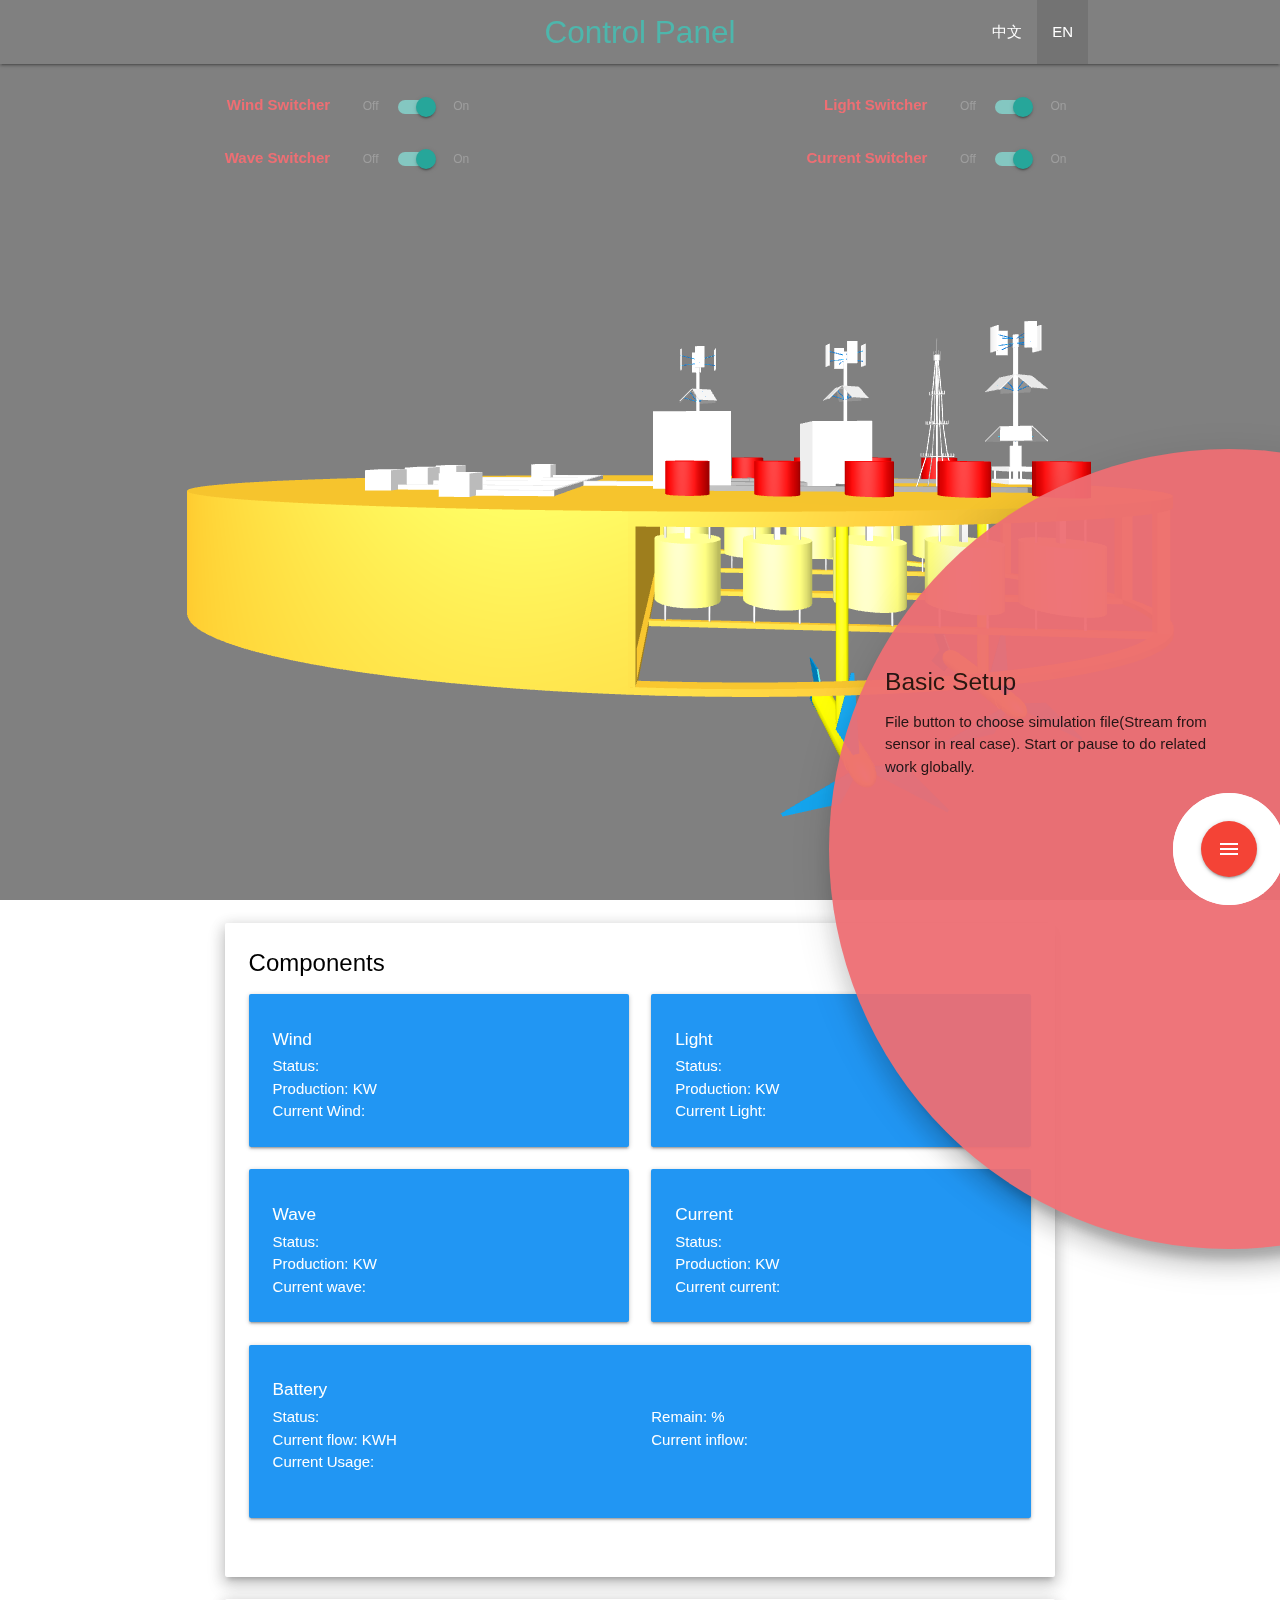
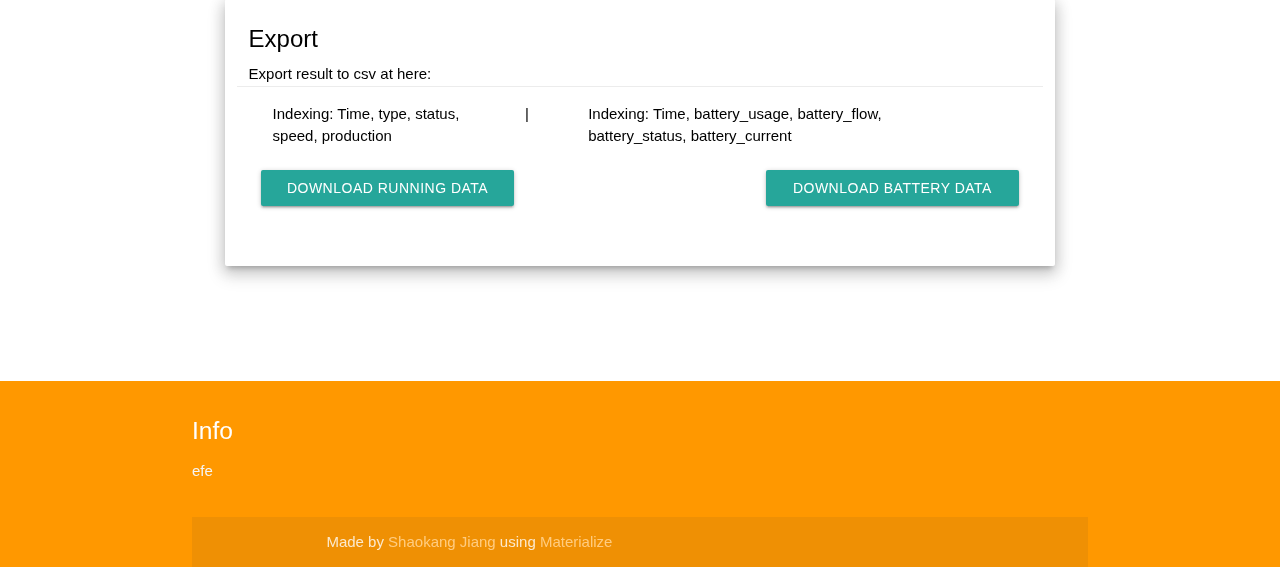
<file: run2.html>
<!DOCTYPE html>
<html lang="en">

<head>
    <meta http-equiv="Content-Type" content="text/html; charset=UTF-8" />
    <meta name="viewport" content="width=device-width, initial-scale=1, maximum-scale=1.0" />
    <title>Energy -- running
        <!--{cn}能量 -- 运行-->
    </title>

    <!-- CSS  -->
    <link href="css/icon.css" rel="stylesheet">
    <link href="css/materialize.min.css" type="text/css" rel="stylesheet" media="screen,projection" />
    <link href="css/style.css" type="text/css" rel="stylesheet" media="screen,projection" />
    <script src="./js/solver.js"></script>
    <script src="./js/papaparse.min.js"></script>
    <script src="./js/LinkedList.js"></script>
    <script src="./js/echarts.min.js"></script>
    <script src="./js/translater.min.js"></script>
    <script src="./js/aframe-v1.0.4.min.js"></script>

    <script>
        document.write("<style>.parallax-container {height: " + parseInt(window.innerHeight || document.documentElement.clientHeight || document.body.clientHeight) + "px;}</style>");
    </script>

    <style>
        .scrolldown {
            position: absolute;
            bottom: 0px;
            left: 50%;
            width: 40px;
            height: 40px;
            transform: translateY(-80px) translateX(-50%) rotate(45deg);
        }
        
        .scrolldown span {
            position: absolute;
            top: 0;
            left: 0;
            display: block;
            width: 100%;
            height: 100%;
            border-bottom: 2px solid #fff;
            border-right: 2px solid #fff;
            animation: animate1 1.5s linear infinite;
            opacity: 0;
        }
        
        .scrolldown span:nth-child(1) {
            transform: translate(-15px, -15px);
            animation-delay: -0.4s;
        }
        
        .scrolldown span:nth-child(2) {
            transform: translate(0px, 0px);
            animation-delay: -0.2s;
        }
        
        .scrolldown span:nth-child(3) {
            transform: translate(15px, 15px);
            animation-delay: 0s;
        }
        
        @keyframes animate1 {
            0% {
                top: -5px;
                left: -5px;
                opacity: 0;
            }
            25% {
                top: 0px;
                left: 0px;
                opacity: 1;
            }
            50%,
            100% {
                top: 5px;
                left: 5px;
                opacity: 0;
            }
        }
    </style>

    <body>
        <script>
            //   console.log(parseInt(window.innerHeight || document.documentElement.clientHeight || document.body.clientHeight) + "px");

            //true:on false:off Mannual variable
            var wind = true;
            var light = true;
            var wave = true;
            var current = true;
        </script>
        <div class="parallax-container">

            <nav class="transparent" role="navigation">
                <div class="nav-wrapper container">

                    <a href="#" class="brand-logo center teal-text text-lighten-2">Control Panel<!--{cn}控制面板--></a>
                    <ul class="right hide-on-med-and-down">
                        <li id="nav-cn"><a href="javascript:;" onclick="tran.setLang('cn');document.getElementById('nav-en').className = '';document.getElementById('nav-en-m').className = '';document.getElementById('nav-cn-m').className = 'active';document.getElementById('nav-cn').className = 'active';">中文</a></li>
                        <li id="nav-en" class="active"><a href="javascript:;" onclick="tran.setLang('default');document.getElementById('nav-en').className = 'active';document.getElementById('nav-en-m').className = 'active';document.getElementById('nav-cn').className = '';document.getElementById('nav-cn-m').className = '';">EN</a></li>
                    </ul>

                    <ul id="nav-mobile" class="sidenav">
                        <li id="nav-cn-m"><a href="javascript:;" onclick="tran.setLang('cn');document.getElementById('nav-en').className = '';document.getElementById('nav-en-m').className = '';document.getElementById('nav-cn-m').className = 'active';document.getElementById('nav-cn').className = 'active';">中文</a></li>
                        <li id="nav-en-m" class="active"><a href="javascript:;" onclick="tran.setLang('default');document.getElementById('nav-en').className = 'active';document.getElementById('nav-en-m').className = 'active';document.getElementById('nav-cn').className = '';document.getElementById('nav-cn-m').className = '';">EN</a></li>
                    </ul>
                    <a href="#" data-target="nav-mobile" class="sidenav-trigger"><i class="material-icons">translate</i></a>

                </div>

            </nav>
            <div class="section no-pad-bot">
                <div class="container">
                    <div class="row center">

                        <p class="col s2">
                            <span class="right" style="color: #ee6e73;"><b>Wind Switcher <!--{cn}风力切换器--> </b>
                       </span> </p>
                        <p class="switch col s2">
                            <label>
                      Off<!--{cn}关-->
                      <input type="checkbox" id="wind" checked onchange="onWindChange(this);">
                      <span class="lever"></span>
                      On<!--{cn}开-->
                    </label>
                        </p>
                        <p class="col s4"></p>
                        <p class="col s2">
                            <span class="right" style="color: #ee6e73;"><b>Light Switcher<!--{cn}灯光切换器--></b>
                    </span> </p>
                        <p class="switch col s2">
                            <label>
                  Off<!--{cn}关-->
                  <input type="checkbox" id="light" checked onchange="onLightChange(this);">
                  <span class="lever"></span>
                  On<!--{cn}开-->
                </label>
                        </p>

                        <p class="col s2">
                            <span class="right" style="color: #ee6e73;"><b>Wave Switcher<!--{cn}波形切换器--></b>
                </span> </p>
                        <p class="switch col s2">
                            <label>
              Off<!--{cn}关-->
              <input type="checkbox" id="wave" checked onchange="onWaveChange(this);">
              <span class="lever"></span>
              On<!--{cn}开-->
            </label>
                        </p>
                        <p class="col s4"></p>
                        <p class="col s2">
                            <span class="right" style="color: #ee6e73;"><b>Current Switcher<!--{cn}海流切换器--></b>
                </span> </p>
                        <p class="switch col s2">
                            <label>
              Off<!--{cn}关-->
              <input type="checkbox" id="current" checked onchange="onCurrentChange(this);">
              <span class="lever"></span>
              On<!--{cn}开-->
            </label>
                        </p>
                    </div>




                </div>
            </div>

            <script>
                //x = rsin(theta) y = rcos(theta)
                var r = 1;
                var theta = 0;
                setInterval(function() {
                    document.getElementById('rig').setAttribute('position', (6 * r * Math.sin(theta)) + ' ' + (0 + (document.documentElement.scrollTop + document.body.scrollTop) * 0.003) + ' ' + (6 * r * Math.cos(theta) - 0));
                    theta += 0.02;
                    if (theta > 2 * Math.PI) theta -= 2 * Math.PI;
                    //console.log("aa" + document.documentElement.scrollTop + document.body.scrollTop);
                    document.getElementById('rig').setAttribute('rotation', '0 ' + (theta * 180 / Math.PI) + ' 0');
                    //console.log();
                }, 300);
                //x = rsin(theta) y = rcos(theta)
            </script>
            <div class="parallax">
                <img src="1.jpg">

                <a-scene background="color: #808080" vr-mode-ui="enabled: false" embedded>
                    <a-entity id="rig" position="0 0 0" rotation="0 0 0">
                        <a-camera id="camera"></a-camera>
                    </a-entity>
                    <a-assets>
                        <a-asset-item id="main-obj" src="./components/main.obj"></a-asset-item>
                        <a-asset-item id="main-mtl" src="./components/main.mtl"></a-asset-item>
                    </a-assets>

                    <!-- Using the asset management system. -->
                    <a-obj-model src="#main-obj" mtl="#main-mtl"></a-obj-model>

                    <a-entity obj-model="mtl: ./components/wind.mtl; obj: ./components/wind.obj" position="0.58 1.17 -1.9" animation__wind1="property: rotation; to: 0 720 0; loop: true; easing: linear; dur: 2000"></a-entity>

                    <a-entity obj-model="mtl: ./components/wind.mtl; obj: ./components/wind.obj" position="2.62 1.17 -1.7" animation__wind2="property: rotation; to: 0 720 0; loop: true; easing: linear; dur: 2000"></a-entity>

                    <a-entity obj-model="mtl: ./components/wind.mtl; obj: ./components/wind.obj" position="4.3 1.17 -0.72" animation__wind3="property: rotation; to: 0 720 0; loop: true; easing: linear; dur: 2000"></a-entity>

                    <a-entity obj-model="mtl: ./components/current.mtl; obj: ./components/current.obj" position="1.68247 -0.76946 0.79956" animation__current1="property: rotation; to: 0 0 720; loop: true; easing: linear; dur: 2000"></a-entity>

                    <a-entity obj-model="mtl: ./components/current.mtl; obj: ./components/current.obj" position="3.40132 -0.76996 -0.3325" animation__current2="property: rotation; to: 0 0 720; loop: true; easing: linear; dur: 2000"></a-entity>

                    <!--Text components-->
                    <a-entity position="3.57521 3.4539 -1.7">
                        <a-entity position="" text="wrapPixels: 400; width: 4; side: double; color: white; value: Wind">
                        </a-entity>
                        <a-entity id="wind_3d_status" position="0.6 0 0" text="wrapPixels: 400; width: 3; side: double; color: #3CB371; value: NAN">
                        </a-entity>
                    </a-entity>

                    <a-entity position="0.2 2.7 -1.7">
                        <a-entity position="" text="wrapPixels: 400; width: 4; side: double; color: white; value: Light">
                        </a-entity>
                        <a-entity id="light_3d_status" position="0.6 0 0" text="wrapPixels: 400; width: 3; side: double; color: #3CB371; value: NAN">
                        </a-entity>
                    </a-entity>

                    <a-entity position="4.25908 -0.5 2.12424">
                        <a-entity position="" text="wrapPixels: 400; width: 4; side: double; color: white; value: Current">
                        </a-entity>
                        <a-entity id="current_3d_status" position="0.95 0 0" text="wrapPixels: 400; width: 3; side: double; color: #3CB371; value: NAN">
                        </a-entity>
                    </a-entity>

                    <a-entity position="5.6 1.7 0.75476">
                        <a-entity position="" text="wrapPixels: 400; width: 4; side: double; color: white; value: Wave">
                        </a-entity>
                        <a-entity id="wave_3d_status" position="0.6 0 0" text="wrapPixels: 400; width: 3; side: double; color: #3CB371; value: NAN">
                        </a-entity>
                    </a-entity>

                    <a-entity id="battery_3d_remain" position="2.01197 1.6944 0.45" text="wrapPixels: 400; width: 4; color: black; value: 70%">
                    </a-entity>

                    <a-entity position="-2.562 1.9 0">
                        <a-entity position="" text="wrapPixels: 400; width: 4; side: double; color: white; value: Inflow\nUsage">
                        </a-entity>
                        <a-entity id="battery_3d_status" position="1.2 0 0" text="wrapPixels: 400; width: 4; side: double; color: #3CB371; value: NAN\nNAN">
                        </a-entity>
                    </a-entity>

                </a-scene>
            </div>
        </div>

        <div class="scrolldown">
            <span></span>
            <span></span>
            <span></span>
        </div>

        <div class="section white">
            <div id="mainWindow" class="row">
                <div class="col s0 m0 l2">
                </div>


                <div class="col s12 m12 l8">

                    <div class="row">
                        <script>
                            var wind_history = new LinkedList(10);
                            var light_history = new LinkedList(10);
                            var wave_history = new LinkedList(10);
                            var current_history = new LinkedList(10);
                            var battery_history = new LinkedList(10);
                        </script>
                        <div class="col s12">

                            <div class="card white z-depth-3">
                                <div class="card-content black-text">
                                    <span class="card-title">Components<!--{cn}组件--></span>
                                    <div class="row">
                                        <div class="col s12 m6">
                                            <div class="card-panel blue">
                                                <span class="white-text">
                                            <h6 onMouseOver="if (tran.getLang() == 'cn') showInform(event, wind_history, '风能数据'); else showInform(event, wind_history, 'wind data');" onMouseOut="hiddenInform(event);">Wind<!--{cn}风--></h6>
                                            <p>Status: <!--{cn}现况:--><span id="wind_status"></span>
                                                </p>
                                                <p>
                                                    Production:
                                                    <!--{cn}产出：--><span id="wind_production"></span> KW
                                                    <!--{cn}千瓦-->
                                                </p>
                                                <p>
                                                    Current Wind:
                                                    <!--{cn}当前风速：--><span id="wind_Speed"></span>
                                                </p>
                                                </span>
                                            </div>
                                        </div>
                                        <div class="col s12 m6">
                                            <div class="card-panel blue">
                                                <span class="white-text">
                                            <h6 onMouseOver="if (tran.getLang() == 'cn') showInform(event, light_history, '光能数据'); else showInform(event, light_history, 'light data');" onMouseOut="hiddenInform(event);">Light<!--{cn}光--></h6>
                                            <p>Status: <!--{cn}现况:--><span id="Light_status"></span>
                                                </p>
                                                <p>
                                                    Production:
                                                    <!--{cn}产出：--><span id="Light_production"></span> KW
                                                    <!--{cn}千瓦-->
                                                </p>
                                                <p>
                                                    Current Light:
                                                    <!--{cn}当前光强：--><span id="Light_Speed"></span>
                                                </p>
                                                </span>
                                            </div>
                                        </div>
                                        <div class="col s12 m6">
                                            <div class="card-panel blue">
                                                <span class="white-text">
                                            <h6 onMouseOver="if (tran.getLang() == 'cn') showInform(event, wave_history, '波浪能数据'); else showInform(event, wave_history, 'Wave data');" onMouseOut="hiddenInform(event);">Wave<!--{cn}波浪--></h6>
                                            <p>Status: <!--{cn}现况:--><span id="wave_status"></span>
                                                </p>
                                                <p>
                                                    Production:
                                                    <!--{cn}产出：--><span id="wave_production"></span> KW
                                                    <!--{cn}千瓦-->
                                                </p>
                                                <p>
                                                    Current wave:
                                                    <!--{cn}当前波浪：--><span id="wave_Speed"></span>
                                                </p>
                                                </span>
                                            </div>
                                        </div>
                                        <div class="col s12 m6">
                                            <div class="card-panel blue">
                                                <span class="white-text">
                                            <h6 onMouseOver="if (tran.getLang() == 'cn') showInform(event, current_history, '海流能数据'); else showInform(event, current_history, 'Current data');" onMouseOut="hiddenInform(event);">Current<!--{cn}海流--></h6>
                                            <p>Status: <!--{cn}现况:--><span id="current_status"></span>
                                                </p>
                                                <p>
                                                    Production:
                                                    <!--{cn}产出：--><span id="current_production"></span> KW
                                                    <!--{cn}千瓦-->
                                                </p>
                                                <p>
                                                    Current current:
                                                    <!--{cn}当前流速：--><span id="current_Speed"></span>
                                                </p>
                                                </span>
                                            </div>
                                        </div>
                                        <div class="col s12">
                                            <div class="card-panel blue">
                                                <span class="white-text">
                                            <h6  onMouseOver="if (tran.getLang() == 'cn') showInform(event, battery_history, '电池数据'); else showInform(event, battery_history, 'Battery data');" onMouseOut="hiddenInform(event);">Battery<!--{cn}电池--></h6>
<div class="row">
                                            <p class="col s6">Status: <!--{cn}现况:--><span id="battery_status"></span>
                                                </p>
                                                <p class="col s6">
                                                    Remain:
                                                    <!--{cn}剩余：--><span id="battery_remain"></span>%
                                                </p>
                                                <p class="col s6">
                                                    Current flow:
                                                    <!--{cn}能量流动：--><span id="battery_flow"></span> KWH
                                                    <!--{cn}千瓦时-->
                                                </p>
                                                <p class="col s6">
                                                    Current inflow:
                                                    <!--{cn}电能输入：--><span id="battery_inflow"></span>
                                                </p>
                                                <p class="col s6">
                                                    Current Usage:
                                                    <!--{cn}电能输出：--><span id="battery_usage"></span>
                                                </p>
                                            </div>
                                            </span>
                                        </div>
                                    </div>
                                </div>


                            </div>
                        </div>


                    </div>

                    <div class="col s12">

                        <div class="card white z-depth-3">
                            <div class="card-content black-text">
                                <span class="card-title">Export<!--{cn}导出--></span>
                                <p>Export result to csv at here:
                                    <!--{cn}导出结果到 csv -->
                                </p>
                                <div class="card-action row">
                                    <span class="col s4">Indexing: Time, type, status, speed, production<!--{cn}索引: Time, type, status, speed, production--></span>
                                    <span class="col s1">|</span>
                                    <span class="col s6">Indexing: Time, battery_usage, battery_flow, battery_status, battery_current<!--{cn}索引: Time, battery_usage, battery_flow, battery_status, battery_current--></span>
                                    <p class="col s12"><br></p>
                                    <button class="waves-effect waves-light btn col s4" id="run_data">Download running data<!--{cn}下载运行数据--></button>
                                    <span class="col s4"></span>
                                    <button class="waves-effect waves-light btn col s4" id="battery_data"> Download battery data<!--{cn}下载电池数据--></button>
                                </div>
                            </div>
                        </div>


                    </div>


                </div>

            </div>


            <div class="col s0 m0 l2">
            </div>


        </div>
        </div>
        <!-- near footer-->
        <br><br>
        </div>

        <div id="inform" onMouseOut="hiddenInform(event)" style="display: none;">
            <div class="row">
                <div class="col s12">
                    <div class="card white darken-1">
                        <div class="card-content white-text">
                            <div id="main" style="width: 430px;height: 300px;"></div>

                        </div>
                    </div>
                </div>
            </div>
        </div>


        <div class="fixed-action-btn">
            <a id="menu" class="btn-floating btn-large red">
                <i class="large material-icons">menu</i>
            </a>
            <ul>
                <li><a class="btn-floating yellow darken-1" onclick="change_status()" id="Global_switch"><i class="material-icons">play_arrow</i></a></li>

                <!--change to pause-->
                <li><a id="file_upload" class="btn-floating blue" onclick="add()"><i class="material-icons">file_upload</i></a></li>
            </ul>
        </div>


        <!-- Tap Target Structure -->
        <div class="tap-target" data-target="menu">
            <div class="tap-target-content">
                <h5>Basic Setup
                    <!--{cn}基本设置-->
                </h5>
                <p>File button to choose simulation file(Stream from sensor in real case). Start or pause to do related work globally.
                    <!--{cn}文件按钮选择模拟文件(流传感器在真实情况下)。开始或暂停做相关的工作全球。-->
                </p>
            </div>
        </div>
        <div id="UserEdit"></div>


        <footer class="page-footer orange">
            <div class="container">
                <div class="row">
                    <h5 class="white-text">Info
                        <!--{cn}信息-->
                    </h5>
                    <p class="grey-text text-lighten-4">efe</p>



                </div>
                <div class="footer-copyright">
                    <div class="container">
                        Made by
                        <!--{cn}由--><a class="orange-text text-lighten-3" href="https://shaokang.ga">Shaokang Jiang</a> using
                        <!--{cn}使用--><a class="orange-text text-lighten-3" href="http://materializecss.com">Materialize<!--{cn}Materialize 主题制作--></a>
                    </div>
                </div>
        </footer>


        <!--  Scripts-->
        <script src="./js/jquery-2.1.1.min.js"></script>
        <script src="./js/materialize.min.js"></script>
        <script>
            //  document.getElementById("parall").style.color = "blue";
            //document.getElementById("mainWindow").style = "position:relative;top:" + (-parseInt(window.innerHeight || document.documentElement.clientHeight || document.body.clientHeight) * 0.1) + "px;margin-bottom: " + (20 - parseInt(window.innerHeight || document.documentElement.clientHeight || document.body.clientHeight) * 0.1) + "px;";
            M.AutoInit();
            var Model_Status = -1; //1:running 0:pause 2:terminate
            var file;
            var runData = [];
            var batteryData = [];
            var exported = true;

            class Pair {
                constructor(key, value) {
                    this.key = key;
                    this.value = value;
                }

                getKey() {
                    return this.key;
                }

                getValue() {
                    return this.value;
                }
            }

            function onWindChange(use) {
                if (Model_Status == 1) {
                    wind = use.checked;
                    if (wind) {
                        if (tran.getLang() == 'cn') {
                            document.getElementById("wind_status").innerHTML = '<font color="green"><b>开</b> </font>';
                            M.toast({
                                html: '风力&nbsp; <font color="green"><b> 开</b> </font>'
                            });
                        } else {
                            document.getElementById("wind_status").innerHTML = '<font color="green"><b>On</b> </font>';
                            M.toast({
                                html: 'Wind&nbsp; <font color="green"><b> On</b> </font>'
                            });
                        }
                    } else {

                        if (tran.getLang() == 'cn') {
                            document.getElementById("wind_status").innerHTML = '<font color="red"><b>关</b> </font>';
                            M.toast({
                                html: '风力&nbsp; <font color="red"><b> 关</b> </font>'
                            });
                        } else {
                            document.getElementById("wind_status").innerHTML = '<font color="red"><b>Off</b></font>';
                            M.toast({
                                html: 'Wind&nbsp; <font color="red"><b> Off</b></font>'
                            });
                        }
                    }
                } else {
                    use.checked = !use.checked;
                }
            }

            function onLightChange(use) {
                if (Model_Status == 1) {
                    light = use.checked;
                    if (light) {
                        if (tran.getLang() == 'cn') {
                            document.getElementById("Light_status").innerHTML = '<font color="green"><b>开</b> </font>';
                            M.toast({
                                html: '光&nbsp;<font color="green"><b>开</b> </font>'
                            });
                        } else {
                            document.getElementById("Light_status").innerHTML = '<font color="green"><b>On</b> </font>';
                            M.toast({
                                html: 'Light&nbsp;<font color="green"><b>On</b> </font>'
                            });
                        }
                    } else {
                        if (tran.getLang() == 'cn') {
                            document.getElementById("Light_status").innerHTML = '<font color="red"><b>关</b></font>';
                            M.toast({
                                html: '光&nbsp;<font color="red"><b>关</b></font>'
                            });
                        } else {
                            document.getElementById("Light_status").innerHTML = '<font color="red"><b>Off</b></font>';
                            M.toast({
                                html: 'Light&nbsp;<font color="red"><b>Off</b></font>'
                            });
                        }
                    }
                } else {
                    use.checked = !use.checked;
                }
            }

            function onWaveChange(use) {
                if (Model_Status == 1) {
                    wave = use.checked;
                    if (wave) {
                        if (tran.getLang() == 'cn') {
                            document.getElementById("wave_status").innerHTML = '<font color="green"><b>开</b> </font>';
                            M.toast({
                                html: '波浪&nbsp;<font color="green"><b>开</b> </font>'
                            });
                        } else {

                            document.getElementById("wave_status").innerHTML = '<font color="green"><b>On</b> </font>';
                            M.toast({
                                html: 'Wave&nbsp;<font color="green"><b>On</b> </font>'
                            });
                        }
                    } else {
                        if (tran.getLang() == 'cn') {
                            document.getElementById("wave_status").innerHTML = '<font color="red"><b>关</b></font>';
                            M.toast({
                                html: '波浪&nbsp;<font color="red"><b>关</font>'
                            });
                        } else {
                            document.getElementById("wave_status").innerHTML = '<font color="red"><b>Off</b></font>';
                            M.toast({
                                html: 'Wave&nbsp;<font color="red"><b>Offffff</b></font>'
                            });
                        }
                    }
                } else {
                    use.checked = !use.checked;
                }
            }

            function onCurrentChange(use) {
                if (Model_Status == 1) {
                    current = use.checked;
                    if (current) {
                        if (tran.getLang() == 'cn') {
                            document.getElementById("current_status").innerHTML = '<font color="green"><b>开</b> </font>';
                            M.toast({
                                html: '海流&nbsp;<font color="green"><b>开</b> </font>'
                            });
                        } else {
                            document.getElementById("current_status").innerHTML = '<font color="green"><b>On</b> </font>';
                            M.toast({
                                html: 'Current&nbsp;<font color="green"><b>On</b> </font>'
                            });
                        }
                    } else {
                        if (tran.getLang() == 'cn') {
                            document.getElementById("current_status").innerHTML = '<font color="red"><b>关</b></font>';
                            M.toast({
                                html: '海流&nbsp;<font color="red"><b>关</b></font>'
                            });
                        } else {
                            document.getElementById("current_status").innerHTML = '<font color="red"><b>Off</b></font>';
                            M.toast({
                                html: 'Current&nbsp;<font color="red"><b>Off</b></font>'
                            });
                        }
                    }
                } else {
                    use.checked = !use.checked;
                }
            }

            $(document).ready(function() {
                $('.fixed-action-btn').floatingActionButton();
                $('.tap-target').tapTarget('open');
            });

            // document.getElementById("Speed_text").innerText = window.localStorage.getItem("wind");
            var request = {
                    QueryString: function(val) {
                        var uri = window.location.search;
                        var re = new RegExp("" + val + "=([^&?]*)", "ig");
                        return ((uri.match(re)) ? (uri.match(re)[0].substr(val.length + 1)) : null);
                    }
                }
                // so, You can using request.QueryString(para), like this
                // file:///C:/Users/Shaokang%20Jiang/Desktop/Energy/energy/run.html?group1=1&wind=74&light=74&wave=74&current=74&battary=74&freq=741&User=44174&action=

            if (request.QueryString("wind") == null || request.QueryString("light") == null || request.QueryString("wave") == null || request.QueryString("current") == null ||
                request.QueryString("battery") == null) {
                //UNCOMMENT THIS FIELD BEFORE FORMAL PUBLISH
                //alert("Invalid visit.");
                //window.location.href = "index.html";
            }
            var wind_limit = parseFloat(request.QueryString("wind"));

            var light_limit = parseFloat(request.QueryString("light"));

            var wave_limit = parseFloat(request.QueryString("wave"));

            var current_limit = parseFloat(request.QueryString("current"));

            var battery_capacity = parseFloat(request.QueryString("battery"));

            var freq = parseFloat(request.QueryString("freq")) || 200;
            var future = (request.QueryString("future") == 'on') ? true : false;
            var User_Consumption = parseFloat(request.QueryString("User")) || 2000;
            var battery_current = 0.7 * battery_capacity;

            function switchExport(use) {
                if (use.checked) {
                    exported = false;
                    document.getElementById("run_data").disabled = true;
                    document.getElementById("battery_data").disabled = true;
                } else {
                    exported = true;
                    document.getElementById("run_data").disabled = false;
                    document.getElementById("battery_data").disabled = false;
                }
            }

            function updateFrame(wind1, light1, current1, wave1, battery_remain1, battery_usage1, battery_inflow1) {

                if (wind1)
                    document.getElementById('wind_3d_status').setAttribute('text', 'wrapPixels: 400; width: 3; side: double; color: #3CB371; value: ON');
                else
                    document.getElementById('wind_3d_status').setAttribute('text', 'wrapPixels: 400; width: 3; side: double; color: #FF0033; value: OFF');

                if (light1)
                    document.getElementById('light_3d_status').setAttribute('text', 'wrapPixels: 400; width: 3; side: double; color: #3CB371; value: ON');
                else
                    document.getElementById('light_3d_status').setAttribute('text', 'wrapPixels: 400; width: 3; side: double; color: #FF0033; value: OFF');
                if (current1)
                    document.getElementById('current_3d_status').setAttribute('text', 'wrapPixels: 400; width: 3; side: double; color: #3CB371; value: ON');
                else
                    document.getElementById('current_3d_status').setAttribute('text', 'wrapPixels: 400; width: 3; side: double; color: #FF0033; value: OFF');
                if (wave1)
                    document.getElementById('wave_3d_status').setAttribute('text', 'wrapPixels: 400; width: 3; side: double; color: #3CB371; value: ON');
                else
                    document.getElementById('wave_3d_status').setAttribute('text', 'wrapPixels: 400; width: 3; side: double; color: #FF0033; value: OFF');

                document.getElementById('battery_3d_remain').setAttribute('text', 'wrapPixels: 400; width: 4; color: black; value: ' + battery_remain1 + '%');
                document.getElementById('battery_3d_status').setAttribute('text', 'wrapPixels: 400; width: 4; side: double; color: #3CB371; value: ' + battery_inflow1 + '\n' + battery_usage1);

            }

            function OpenDetial(id, width, height) {
                var _srcWidth = parseInt(window.innerWidth || document.documentElement.clientWidth || document.body.clientWidth);
                var _srcHeight = parseInt(window.innerHeight || document.documentElement.clientHeight || document.body.clientHeight);
                _width = parseInt(width) || _srcWidth;
                _height = parseInt(height) || _srcHeight;

                var cssWidth = width == undefined ? "100%" : _width;
                var cssHeight = height == undefined ? "100%" : _height;

                var left = (_srcWidth - _width) == 0 ? 0 : ((_srcWidth - _width) / 2);
                var top = (_srcHeight - _height) == 0 ? 0 : ((_srcHeight - _height) / 2);



                var _id = "#" + id;
                var detial;
                if (tran.getLang() == 'cn')
                    detial =
                    '<div id="panel"> <div class="card white z-depth-3"><div class="card-content black-text">  <div class="row">' +
                    '<div class="file-field input-field col s12"> <div class="btn"><span>File</span><input id="history_data" name="history_data" type="file" onchange="loadFile(this)" accept=".csv"></div><div class="file-path-wrapper"><input placeholder="输入流" id="Input_Stream" class="file-path validate" type="text"></div></div><p class="col s12"><label><input type="checkbox" onchange="switchExport(this);" /><span>我不需要导出使用数据(源文件较大时选择)。</span></label></p><p class="col s8" id="notice"><p><button  id="usethis" class="waves-effect waves-light btn col s3" disabled onclick="Start()">使用这个</button>' +
                    '</div></div></div></div>';
                else
                    detial =
                    '<div id="panel"> <div class="card white z-depth-3"><div class="card-content black-text">  <div class="row">' +
                    '<div class="file-field input-field col s12"> <div class="btn"><span>File</span><input id="history_data" name="history_data" type="file" onchange="loadFile(this)" accept=".csv"></div><div class="file-path-wrapper"><input placeholder="Input Stream" id="Input_Stream" class="file-path validate" type="text"></div></div><p class="col s12"><label><input type="checkbox" onchange="switchExport(this);" /><span>I don\'t need to export usage data(Choose when source is intended to be large).</span></label></p><p class="col s8" id="notice"><p><button  id="usethis" class="waves-effect waves-light btn col s3" disabled onclick="Start()">Use This</button>' +
                    '</div></div></div></div>';

                $(_id).html(detial);
                $(_id).css({
                    "display": "none",
                    "position": "fixed",
                    "bottom": "0px",
                    "width": "100%",
                    "top": "0px",
                    "height": "100%",
                    "background-color": "rgba(223, 236, 236, 0.36)"
                });
                $("#panel").css({
                    "width": cssWidth,
                    "height": cssHeight,
                    "left": left,
                    "top": top,
                    "position": "fixed"
                });
                $(_id).slideDown();
            }

            var prevTime = 0;

            var model;
            if (future) {
                model = {};
                model["optimize"] = "count";
                model["opType"] = "min";
                model["constraints"] = {};
                model["variables"] = {};
                model["ints"] = {};
                model.constraints["value"] = {
                    "min": battery_capacity
                };
            }
            var modelCount = 0;
            var data_input = {};

            var preWind;
            var preLight;
            var preCurrent;
            var preWave;

            function toast_Undo() {
                wind_limit = preWind;
                light_limit = preLight;
                current_limit = preCurrent;
                wave_limit = preWave;
                if (tran.getLang() == 'cn')
                    M.toast({
                        html: "<p>限制已经恢复到 <br>风速: " + wind_limit + "<br>光: " + light_limit + "<br>波浪: " + wave_limit + "<br>海流: " + current_limit + "</p>",
                        displayLength: 8000
                    });
                else
                    M.toast({
                        html: "<p>Limitation has been recovered to <br>wind: " + wind_limit + "<br>light: " + light_limit + "<br>wave: " + wave_limit + "<br>current: " + current_limit + "</p>",
                        displayLength: 8000
                    });
            }

            function runStep(data) {

                var userConsumption = data["User_Usage"] || User_Consumption;
                var time = (prevTime + freq) / 1000;
                var wind_produced = 0,
                    light_produced = 0,
                    wave_produced = 0,
                    current_produced = 0;

                if (future) {
                    //append to model
                    wind_produced = 2866 * data["Wind_Speed"] * data["Wind_Speed"] * data["Wind_Speed"];
                    light_produced = 0.09 * data["Light_H"];
                    wave_produced = 6.6 * data["Wave_Hight"] * data["Wave_Hight"] * data["Wave_Period"];
                    current_produced = 1254 * data["Current_Speed"] * data["Current_Speed"] * data["Current_Speed"];
                    var variable_wind = "v" + modelCount + "0";
                    var variable_light = "v" + modelCount + "1";
                    var variable_wave = "v" + modelCount + "2";
                    var variable_current = "v" + modelCount + "3";
                    data_input[variable_wind] = data["Wind_Speed"];
                    data_input[variable_light] = data["Light_H"];
                    data_input[variable_wave] = data["Wave_Hight"] * data["Wave_Hight"] * data["Wave_Period"];
                    data_input[variable_current] = data["Current_Speed"];


                    model.ints[variable_wind] = 1;
                    model.variables[variable_wind] = {
                        "value": wind_produced * (freq / 3600000),
                        "count": 1
                    };
                    model.variables[variable_wind][variable_wind] = 1;
                    model.constraints[variable_wind] = {
                        "min": 0,
                        "max": 1
                    };
                    model.ints[variable_light] = 1;
                    model.variables[variable_light] = {
                        "value": light_produced * (freq / 3600000),
                        "count": 1
                    };
                    model.variables[variable_light][variable_light] = 1;
                    model.constraints[variable_light] = {
                        "min": 0,
                        "max": 1
                    };
                    model.ints[variable_wave] = 1;
                    model.variables[variable_wave] = {
                        "value": wave_produced * (freq / 3600000),
                        "count": 1
                    };
                    model.variables[variable_wave][variable_wave] = 1;
                    model.constraints[variable_wave] = {
                        "min": 0,
                        "max": 1
                    };
                    model.ints[variable_current] = 1;
                    model.variables[variable_current] = {
                        "value": current_produced * (freq / 3600000),
                        "count": 1
                    };
                    model.variables[variable_current][variable_current] = 1;
                    model.constraints[variable_current] = {
                        "min": 0,
                        "max": 1
                    };

                    model.constraints.value["min"] += userConsumption;

                    modelCount++;
                    //clearning step
                    wind_produced = 0;
                    light_produced = 0;
                    wave_produced = 0;
                    current_produced = 0;

                    if (modelCount > 30) {
                        future = false;
                        console.log(model);
                        result = solver.Solve(model);
                        console.log(result);
                        var wind_limit1 = -1;
                        var light_limit1 = -1;
                        var wave_limit1 = -1;
                        var current_limit1 = -1;

                        for (var key in result) {
                            if (data_input.hasOwnProperty(key)) {
                                console.log(key + " -> " + data_input[key]);
                                switch (parseInt(key.slice(-1))) {
                                    case 0:
                                        if (wind_limit1 == -1) wind_limit1 = data_input[key];
                                        if (data_input[key] <= wind_limit1) wind_limit1 = data_input[key];
                                        break;
                                    case 1: //light
                                        if (light_limit1 == -1) light_limit1 = data_input[key];
                                        if (data_input[key] <= light_limit1) light_limit1 = data_input[key];
                                        // code block
                                        break;
                                    case 2: //wave
                                        if (wave_limit1 == -1) wave_limit1 = data_input[key];
                                        if (data_input[key] <= wave_limit1) wave_limit1 = data_input[key];
                                        // code block
                                        break;
                                    case 3: //current
                                        if (current_limit1 == -1) current_limit1 = data_input[key];
                                        if (data_input[key] <= current_limit1) current_limit1 = data_input[key];
                                        // code block
                                        break;

                                    default:
                                        // code block
                                }
                            }
                        }

                        preWind = wind_limit;
                        preLight = light_limit;
                        preCurrent = current_limit;
                        preWave = wave_limit;

                        wind_limit = (wind_limit1 == -1) ? wind_limit : wind_limit1.toFixed(2); //pre defined min value : actual optimal 
                        light_limit = (light_limit1 == -1) ? light_limit : light_limit1.toFixed(2);
                        wave_limit = (wave_limit1 == -1) ? wave_limit : wave_limit1.toFixed(2);
                        current_limit = (current_limit1 == -1) ? current_limit : current_limit1.toFixed(2);
                        console.log("wind:" + wind_limit + "light" + light_limit + "wave:" + wave_limit + "current" + current_limit);

                        if (tran.getLang() == 'cn')
                            M.toast({
                                html: "<p>限制已经修改到  <br>风: " + wind_limit + "<br>光: " + light_limit + "<br>波浪: " + wave_limit + "<br>海流: " + current_limit + "<br>基于优化结果。</p><button class='btn-flat toast-action' onclick='toast_Undo()'>撤销</button>",
                                displayLength: 8000
                            });
                        else
                            M.toast({
                                html: "<p>Limitation has been changed to <br>wind: " + wind_limit + "<br>light: " + light_limit + "<br>wave: " + wave_limit + "<br>current: " + current_limit + "<br>based on optimization result.</p><button class='btn-flat toast-action' onclick='toast_Undo()'>Undo</button>",
                                displayLength: 8000
                            });
                    }
                }

                if (tran.getLang() == 'cn') {

                    if (data["Wind_Speed"] > wind_limit && wind == 1) {
                        document.getElementById("wind").checked = true;
                        document.getElementById("wind_status").innerHTML = '<font color="green"><b>开</b> </font>';
                        document.getElementById("wind_Speed").innerText = data["Wind_Speed"];
                        wind_produced = 2866 * data["Wind_Speed"] * data["Wind_Speed"] * data["Wind_Speed"];
                        document.getElementById("wind_production").innerText = wind_produced.toFixed(2);
                        if (exported)
                            runData.push(time + ",wind,on," + data["Wind_Speed"] + "," + wind_produced + "\n");
                    } else if (wind == 1) {
                        document.getElementById("wind").checked = false;
                        document.getElementById("wind_status").innerHTML = '<font color="green"><b>关</b></font>';
                        if (exported)
                            runData.push(time + ",wind,off," + data["Wind_Speed"] + ",0" + "\n");
                    }
                    wind_history.add(new Pair(time.toFixed(2), wind_produced.toFixed(2)));

                    if (data["Light_H"] > light_limit && light == 1) {
                        document.getElementById("light").checked = true;
                        document.getElementById("Light_status").innerHTML = '<font color="green"><b>开</b> </font>';
                        document.getElementById("Light_Speed").innerText = data["Light_H"];
                        light_produced = 0.09 * data["Light_H"];
                        document.getElementById("Light_production").innerText = light_produced.toFixed(2);
                        if (exported)
                            runData.push(time + ",light,on," + data["Light_H"] + "," + light_produced + "\n");
                    } else if (light == 1) {
                        document.getElementById("light").checked = false;
                        document.getElementById("Light_status").innerHTML = '<font color="red"><b>关</b></font>';
                        if (exported)
                            runData.push(time + ",light,off," + data["Light_H"] + ",0\n");
                    }
                    light_history.add(new Pair(time.toFixed(2), light_produced.toFixed(2)));

                    if (data["Wave_Hight"] * data["Wave_Hight"] * data["Wave_Period"] > wave_limit && wave == 1) {
                        document.getElementById("wave").checked = true;
                        document.getElementById("wave_status").innerHTML = '<font color="green"><b>开</b> </font>';
                        document.getElementById("wave_Speed").innerText = "高度: " + data["Wave_Hight"] + "周期: " + data["Wave_Period"];
                        wave_produced = 6.6 * data["Wave_Hight"] * data["Wave_Hight"] * data["Wave_Period"];
                        document.getElementById("wave_production").innerText = wave_produced.toFixed(2);
                        if (exported)
                            runData.push(time + ",wave,on," + (data["Wave_Hight"] * data["Wave_Hight"] * data["Wave_Period"]) + "," + wave_produced + "\n");
                    } else if (wave == 1) {
                        document.getElementById("wave").checked = false;
                        document.getElementById("wave_status").innerHTML = '<font color="red"><b>关</b></font>';
                        if (exported)
                            runData.push(time + ",wave,off," + (data["Wave_Hight"] * data["Wave_Hight"] * data["Wave_Period"]) + ",0\n");
                    }
                    wave_history.add(new Pair(time.toFixed(2), wave_produced.toFixed(2)));

                    if (data["Current_Speed"] > current_limit && current == 1) {
                        document.getElementById("current").checked = true;
                        document.getElementById("current_status").innerHTML = '<font color="green"><b>开</b> </font>';
                        document.getElementById("current_Speed").innerText = data["Current_Speed"];
                        current_produced = 1254 * data["Current_Speed"] * data["Current_Speed"] * data["Current_Speed"];
                        document.getElementById("current_production").innerText = current_produced.toFixed(2);
                        if (exported)
                            runData.push(time + ",current,on," + data["Current_Speed"] + "," + current_produced + "\n");
                    } else if (current == 1) {
                        document.getElementById("current").checked = false;
                        document.getElementById("current_status").innerHTML = '<font color="red"><b>关</b> </font>';
                        if (exported)
                            runData.push(time + ",current,off," + data["Current_Speed"] + ",0\n");
                    }
                    current_history.add(new Pair(time.toFixed(2), current_produced.toFixed(2)));

                    //Time,type,status,speed,production
                    document.getElementById("battery_usage").innerText = userConsumption;
                    var pre_battery_current = battery_current;
                    var inflowing = (wind_produced + light_produced + wave_produced + current_produced) * (freq / 1000) / 3600;
                    battery_current += inflowing - userConsumption;
                    //console.log((time - prevTime));
                    var batteryStatus = 0;
                    if (battery_current > battery_capacity) battery_current = battery_capacity;
                    document.getElementById("battery_inflow").innerText = inflowing.toFixed(2);
                    document.getElementById("battery_flow").innerText = (battery_current - pre_battery_current).toFixed(2);
                    document.getElementById("battery_remain").innerText = (battery_current * 100 / battery_capacity).toFixed(2);
                    if (battery_current - pre_battery_current > 0) document.getElementById("battery_status").innerText = '充电中...';
                    else if (battery_current < 0) {
                        battery_current = 0;
                        document.getElementById("battery_remain").innerText = (battery_current * 100 / battery_capacity).toFixed(2);
                        document.getElementById("battery_status").innerText = '放电，需要额外的电力。';
                        batteryStatus = 2;
                    } else {
                        document.getElementById("battery_status").innerText = '放电中...';
                        batteryStatus = 1;
                    }
                    battery_history.add(new Pair(time.toFixed(2), (battery_current * 100 / battery_capacity).toFixed(2)));
                    //Time,battery_usage,battery_flow,battery_status,battery_current
                    if (exported)
                        batteryData.push(time + "," + userConsumption + "," + (battery_current - pre_battery_current) + "," +
                            batteryStatus + "," + battery_current + "\n");
                    updateFrame(document.getElementById("wind").checked, document.getElementById("light").checked, document.getElementById("current").checked, document.getElementById("wave").checked, (battery_current * 100 / battery_capacity).toFixed(0), userConsumption.toFixed(2), inflowing.toFixed(2));
                    updateFrame(document.getElementById("wind").checked, document.getElementById("light").checked, document.getElementById("current").checked, document.getElementById("wave").checked, (battery_current * 100 / battery_capacity).toFixed(0), userConsumption.toFixed(2), inflowing.toFixed(2));
                    updateFrame(document.getElementById("wind").checked, document.getElementById("light").checked, document.getElementById("current").checked, document.getElementById("wave").checked, (battery_current * 100 / battery_capacity).toFixed(0), userConsumption.toFixed(2), inflowing.toFixed(2));

                } else {

                    if (data["Wind_Speed"] > wind_limit && wind == 1) {
                        document.getElementById("wind").checked = true;
                        document.getElementById("wind_status").innerHTML = '<font color="green"><b>On</b> </font>';
                        document.getElementById("wind_Speed").innerText = data["Wind_Speed"];
                        wind_produced = 2866 * data["Wind_Speed"] * data["Wind_Speed"] * data["Wind_Speed"];
                        document.getElementById("wind_production").innerText = wind_produced.toFixed(2);
                        if (exported)
                            runData.push(time + ",wind,on," + data["Wind_Speed"] + "," + wind_produced + "\n");
                    } else if (wind == 1) {
                        document.getElementById("wind").checked = false;
                        document.getElementById("wind_status").innerHTML = '<font color="green"><b>Off</b></font>';
                        if (exported)
                            runData.push(time + ",wind,off," + data["Wind_Speed"] + ",0" + "\n");
                    }
                    wind_history.add(new Pair(time.toFixed(2), wind_produced.toFixed(2)));

                    if (data["Light_H"] > light_limit && light == 1) {
                        document.getElementById("light").checked = true;
                        document.getElementById("Light_status").innerHTML = '<font color="green"><b>On</b> </font>';
                        document.getElementById("Light_Speed").innerText = data["Light_H"];
                        light_produced = 0.09 * data["Light_H"];
                        document.getElementById("Light_production").innerText = light_produced.toFixed(2);
                        if (exported)
                            runData.push(time + ",light,on," + data["Light_H"] + "," + light_produced + "\n");
                    } else if (light == 1) {
                        document.getElementById("light").checked = false;
                        document.getElementById("Light_status").innerHTML = '<font color="red"><b>Off</b></font>';
                        if (exported)
                            runData.push(time + ",light,off," + data["Light_H"] + ",0\n");
                    }
                    light_history.add(new Pair(time.toFixed(2), light_produced.toFixed(2)));

                    if (data["Wave_Hight"] * data["Wave_Hight"] * data["Wave_Period"] > wave_limit && wave == 1) {
                        document.getElementById("wave").checked = true;
                        document.getElementById("wave_status").innerHTML = '<font color="green"><b>On</b> </font>';
                        document.getElementById("wave_Speed").innerText = "Height: " + data["Wave_Hight"] + "Period: " + data["Wave_Period"];
                        wave_produced = 6.6 * data["Wave_Hight"] * data["Wave_Hight"] * data["Wave_Period"];
                        document.getElementById("wave_production").innerText = wave_produced.toFixed(2);
                        if (exported)
                            runData.push(time + ",wave,on," + (data["Wave_Hight"] * data["Wave_Hight"] * data["Wave_Period"]) + "," + wave_produced + "\n");
                    } else if (wave == 1) {
                        document.getElementById("wave").checked = false;
                        document.getElementById("wave_status").innerHTML = '<font color="red"><b>Off</b></font>';
                        if (exported)
                            runData.push(time + ",wave,off," + (data["Wave_Hight"] * data["Wave_Hight"] * data["Wave_Period"]) + ",0\n");
                    }
                    wave_history.add(new Pair(time.toFixed(2), wave_produced.toFixed(2)));

                    if (data["Current_Speed"] > current_limit && current == 1) {
                        document.getElementById("current").checked = true;
                        document.getElementById("current_status").innerHTML = '<font color="green"><b>On</b> </font>';
                        document.getElementById("current_Speed").innerText = data["Current_Speed"];
                        current_produced = 1254 * data["Current_Speed"] * data["Current_Speed"] * data["Current_Speed"];
                        document.getElementById("current_production").innerText = current_produced.toFixed(2);
                        if (exported)
                            runData.push(time + ",current,on," + data["Current_Speed"] + "," + current_produced + "\n");
                    } else if (current == 1) {
                        document.getElementById("current").checked = false;
                        document.getElementById("current_status").innerHTML = '<font color="red"><b>Off</b> </font>';
                        if (exported)
                            runData.push(time + ",current,off," + data["Current_Speed"] + ",0\n");
                    }
                    current_history.add(new Pair(time.toFixed(2), current_produced.toFixed(2)));

                    //Time,type,status,speed,production
                    document.getElementById("battery_usage").innerText = userConsumption;
                    var pre_battery_current = battery_current;
                    var inflowing = (wind_produced + light_produced + wave_produced + current_produced) * (freq / 1000) / 3600;
                    battery_current += inflowing - userConsumption;
                    //console.log((time - prevTime));
                    var batteryStatus = 0;
                    if (battery_current > battery_capacity) battery_current = battery_capacity;
                    document.getElementById("battery_inflow").innerText = inflowing.toFixed(2);
                    document.getElementById("battery_flow").innerText = (battery_current - pre_battery_current).toFixed(2);
                    document.getElementById("battery_remain").innerText = (battery_current * 100 / battery_capacity).toFixed(2);
                    if (battery_current - pre_battery_current > 0) document.getElementById("battery_status").innerText = 'Charging';
                    else if (battery_current < 0) {
                        battery_current = 0;
                        document.getElementById("battery_remain").innerText = (battery_current * 100 / battery_capacity).toFixed(2);
                        document.getElementById("battery_status").innerText = 'Discharging, extra electricity required.';
                        batteryStatus = 2;
                    } else {
                        document.getElementById("battery_status").innerText = 'Discharging';
                        batteryStatus = 1;
                    }
                    battery_history.add(new Pair(time.toFixed(2), (battery_current * 100 / battery_capacity).toFixed(2)));
                    //Time,battery_usage,battery_flow,battery_status,battery_current
                    if (exported)
                        batteryData.push(time + "," + userConsumption + "," + (battery_current - pre_battery_current) + "," +
                            batteryStatus + "," + battery_current + "\n");

                    updateFrame(document.getElementById("wind").checked, document.getElementById("light").checked, document.getElementById("current").checked, document.getElementById("wave").checked, (battery_current * 100 / battery_capacity).toFixed(0), userConsumption.toFixed(2), inflowing.toFixed(2));
                    //function updateFrame(wind1, light1, current1, wave1, battery_remain1, battery_usage1, battery_inflow1) {
                }
                //batteryStatus: 0: normal 1:discharging 2:Discharging, extra electricity required
                //refresh locals
                //console.log(batteryData);
                prevTime += freq;
            }



            /**
             * If user consumption data is empty, then it will use the
             * Data from the first line will be ignored. (No duration is impossible to calculate)
             * Simple model, assume related daata could be provided 
             **/
            function Start() {

                $("#UserEdit").slideUp();
                document.getElementById("Global_switch").innerHTML = '<i class = "material-icons" > pause </i>';
                Model_Status = 1;
                document.getElementById("wind_status").innerHTML = '<font color="green"><b>Initialize</b> </font>';
                document.getElementById("Light_status").innerHTML = '<font color="green"><b>Initialize</b></font>';
                document.getElementById("wave_status").innerHTML = '<font color="green"><b>Initialize</b> </font>';
                document.getElementById("current_status").innerHTML = '<font color="green"><b>Initialize</b> </font>';
                wind = true;
                light = true;
                wave = true;
                current = true;

                document.getElementById("wind").checked = true;
                document.getElementById("light").checked = true;
                document.getElementById("wave").checked = true;
                document.getElementById("current").checked = true;

                document.getElementById("battery_remain").innerText = (battery_current * 100 / battery_capacity).toFixed(2);

                prevTime = 0;


                Papa.parse(file, {
                    header: true,
                    skipEmptyLines: true,
                    dynamicTyping: true,
                    step: function(results, parser) {
                        //console.log("Row data:", results.data["Time"]);
                        //analyze data at here
                        parser.pause();
                        runStep(results.data);
                        setTimeout(function() {
                            var delay = function() {
                                if (Model_Status == 1) {
                                    //do some things at here
                                    parser.resume();
                                } else {
                                    setTimeout(function() {
                                        delay();
                                    }, 200)
                                }
                            }
                            delay();
                        }, freq);
                    },
                    complete: function(results, parser) {
                        console.log("done");
                        Model_Status = 2;
                        change_status();
                        if (tran.getLang() == 'cn') {
                            document.getElementById("wind_status").innerHTML = '<font color="green">完成 </font>';
                            document.getElementById("Light_status").innerHTML = '<font color="green">完成 </font>';
                            document.getElementById("wave_status").innerHTML = '<font color="green">完成</font>';
                            document.getElementById("current_status").innerHTML = '<font color="green">完成 </font>';
                        } else {
                            document.getElementById("wind_status").innerHTML = '<font color="green">Done </font>';
                            document.getElementById("Light_status").innerHTML = '<font color="green">Done </font>';
                            document.getElementById("wave_status").innerHTML = '<font color="green">Done </font>';
                            document.getElementById("current_status").innerHTML = '<font color="green">Done </font>';
                        }
                        wind = false;
                        light = false;
                        wave = false;
                        current = false;

                        document.getElementById("wind").checked = false;
                        document.getElementById("light").checked = false;
                        document.getElementById("wave").checked = false;
                        document.getElementById("current").checked = false;
                    }
                });
            }


            function loadFile(file1) {
                file = file1.files[0];
                if (file != null && file.name.indexOf(".csv") != -1) {
                    var successfully = false;
                    Papa.parse(file, {
                        header: true,
                        skipEmptyLines: true,
                        dynamicTyping: true,
                        preview: 1,
                        step: function(results, parser) {
                            if (results.data.hasOwnProperty("Current_Speed") && results.data.hasOwnProperty("Light_H") && results.data.hasOwnProperty("Wave_Hight") && results.data.hasOwnProperty("Wave_Period") && results.data.hasOwnProperty("Wind_Speed")) {
                                successfully |= true;
                            }
                        },
                        complete: function(results, parser) {
                            if (successfully == 1) {
                                if (tran.getLang() == 'cn') document.getElementById("notice").innerText = "成功载入";
                                else document.getElementById("notice").innerText = "Successfully loaded";
                                document.getElementById("usethis").disabled = false;
                            } else {
                                if (tran.getLang() == 'cn') document.getElementById("notice").innerText = "无效的文件内容。";
                                else document.getElementById("notice").innerText = "Invalid file content.";
                                document.getElementById("usethis").disabled = true;
                            }
                        }
                    });
                } else {
                    if (tran.getLang() == 'cn') document.getElementById("notice").innerText = "请选择一个有效csv文件";
                    else document.getElementById("notice").innerText = "Please select a valid csv file";
                    document.getElementById("usethis").disabled = true;
                }
            }

            function add() {
                if (!(Model_Status == 0 || Model_Status == 1))
                    OpenDetial("UserEdit", 400, 200); //调用方法        
            }

            function change_status() {
                if (Model_Status == 0) {
                    document.getElementById("Global_switch").innerHTML = '<i class = "material-icons" > pause </i>';
                    Model_Status = 1;
                } else if (Model_Status == 1) {
                    document.getElementById("Global_switch").innerHTML = '<i class = "material-icons" > play_arrow </i>';
                    Model_Status = 0;
                } else {
                    document.getElementById("Global_switch").innerHTML = '<i class = "material-icons" > stop </i>';
                }
            }

            var funDownload = function(content, filename) {
                var eleLink = document.createElement('a');
                eleLink.download = filename;
                eleLink.style.display = 'none';
                var blob = new Blob([content]);
                eleLink.href = URL.createObjectURL(blob);
                document.body.appendChild(eleLink);
                eleLink.click();
                document.body.removeChild(eleLink);
            };

            if ('download' in document.createElement('a')) {
                document.getElementById('run_data').addEventListener('click', function() {
                    var passValue = "Time,type,status,speed,production\n";
                    for (i = 0; i < runData.length; i++) {
                        passValue += runData[i];
                    }
                    funDownload(passValue, 'run.csv');
                });
                document.getElementById('battery_data').addEventListener('click', function() {
                    var passValue = "Time,battery_usage,battery_flow,battery_status,battery_current\n";
                    for (i = 0; i < batteryData.length; i++) {
                        passValue += batteryData[i];
                    }
                    funDownload(passValue, 'battery.csv');
                });
            } else {
                document.getElementById('run_data').onclick = function() {
                    if (tran.getLang() == 'cn') alert('浏览器不支持');
                    else alert('Browser doesn\'t support!');
                };
                document.getElementById('battery_data').onclick = function() {
                    if (tran.getLang() == 'cn') alert('浏览器不支持');
                    else alert('Browser doesn\'t support!');
                };
            }


            var hoverId;

            function hiddenInform(event) {
                var informDiv = document.getElementById('inform');
                var x = 0,
                    y = 0;
                var event = event || window.event;
                if (event.pageX || event.pageY) {
                    x = event.pageX;
                    y = event.pageY;
                } else if (event.clientX || event.clientY) {
                    x = event.clientX + document.documentElement.scrollLeft + document.body.scrollLeft;
                    y = event.clientY + document.documentElement.scrollTop + document.body.scrollTop;
                }
                var divx1 = informDiv.offsetLeft;
                var divy1 = informDiv.offsetTop;
                var divx2 = informDiv.offsetLeft + informDiv.offsetWidth;
                var divy2 = informDiv.offsetTop + informDiv.offsetHeight;
                //console.log(x + "," + y);
                if (!(in1(x, y, divx1, divy1, divx2, divy2))) {
                    document.getElementById('inform').style.display = 'none';
                    clearInterval(hoverId);
                    data = null;
                }

            }

            function in1(x, y, a1, b1, a2, b2) {
                return x >= a1 && x <= a2 && y >= b1 && y <= b2;
            }

            function showInform(event, history, title_word) {

                if (Model_Status == -1) return;
                var myChart;

                var data;

                myChart = echarts.init(document.getElementById('main'));
                data = [];
                var posX = 0,
                    posY = 0;
                var event = event || window.event;
                if (event.pageX || event.pageY) {
                    posX = event.pageX;
                    posY = event.pageY;
                } else if (event.clientX || event.clientY) {
                    posX = event.clientX + document.documentElement.scrollLeft + document.body.scrollLeft;
                    posY = event.clientY + document.documentElement.scrollTop + document.body.scrollTop;
                }

                //console.log(posX);
                //console.log(posY);
                $("#inform").css({
                    "width": 500,
                    "height": 300,
                    "left": posX,
                    "top": posY,
                    "position": "absolute"
                });


                var toInter = history.toArray();
                for (var i = 0; i < toInter.length; i++) {
                    data.push({
                        name: toInter[i].getKey(),
                        value: [
                            toInter[i].getKey(),
                            toInter[i].getValue()
                        ]
                    });
                }

                option = {
                    title: {
                        text: title_word
                    },
                    tooltip: {
                        trigger: 'axis',
                        formatter: function(params) {
                            params = params[0];
                            return params.name + ' : ' + params.value[1];
                        },
                        axisPointer: {
                            animation: false
                        }
                    },
                    xAxis: {
                        type: 'value',
                        scale: true,
                        splitLine: {
                            show: false
                        }
                    },
                    yAxis: {
                        type: 'value',
                        scale: true,
                        splitLine: {
                            show: false
                        }
                    },
                    series: [{
                        name: title_word,
                        type: 'line',
                        showSymbol: false,
                        hoverAnimation: false,
                        data: data
                    }]
                };
                myChart.setOption(option);
                document.getElementById("inform").style.display = 'block';
                // document.getElementById("inform").css("display","block");

                if (Model_Status == 1) {
                    hoverId = setInterval(function() {

                        //data.shift(); //getLast()
                        data.push({
                            name: history.getLast().getKey(),
                            value: [
                                history.getLast().getKey(),
                                history.getLast().getValue()
                            ]
                        });

                        myChart.setOption({
                            series: [{
                                data: data
                            }]
                        });
                    }, freq);
                }

                // 使用刚指定的配置项和数据显示图表。
            }



            var tran;

            var lang = navigator.language || navigator.browserLanguage;
            if (/^zh/.test(lang)) {
                //alert('中文');

                document.getElementById('nav-en').className = '';
                document.getElementById('nav-cn').className = 'active';

                document.getElementById('nav-en-m').className = '';
                document.getElementById('nav-cn-m').className = 'active';
                tran = new Translater({
                    lang: "cn"
                });
            } else {
                //alert('不是中文');
                tran = new Translater({
                    lang: "en"
                });
            }
        </script>

    </body>

</html>

</html>

</html>

</html>

</html>

</html>

</html>

</html>

</html>

</html>
</file>
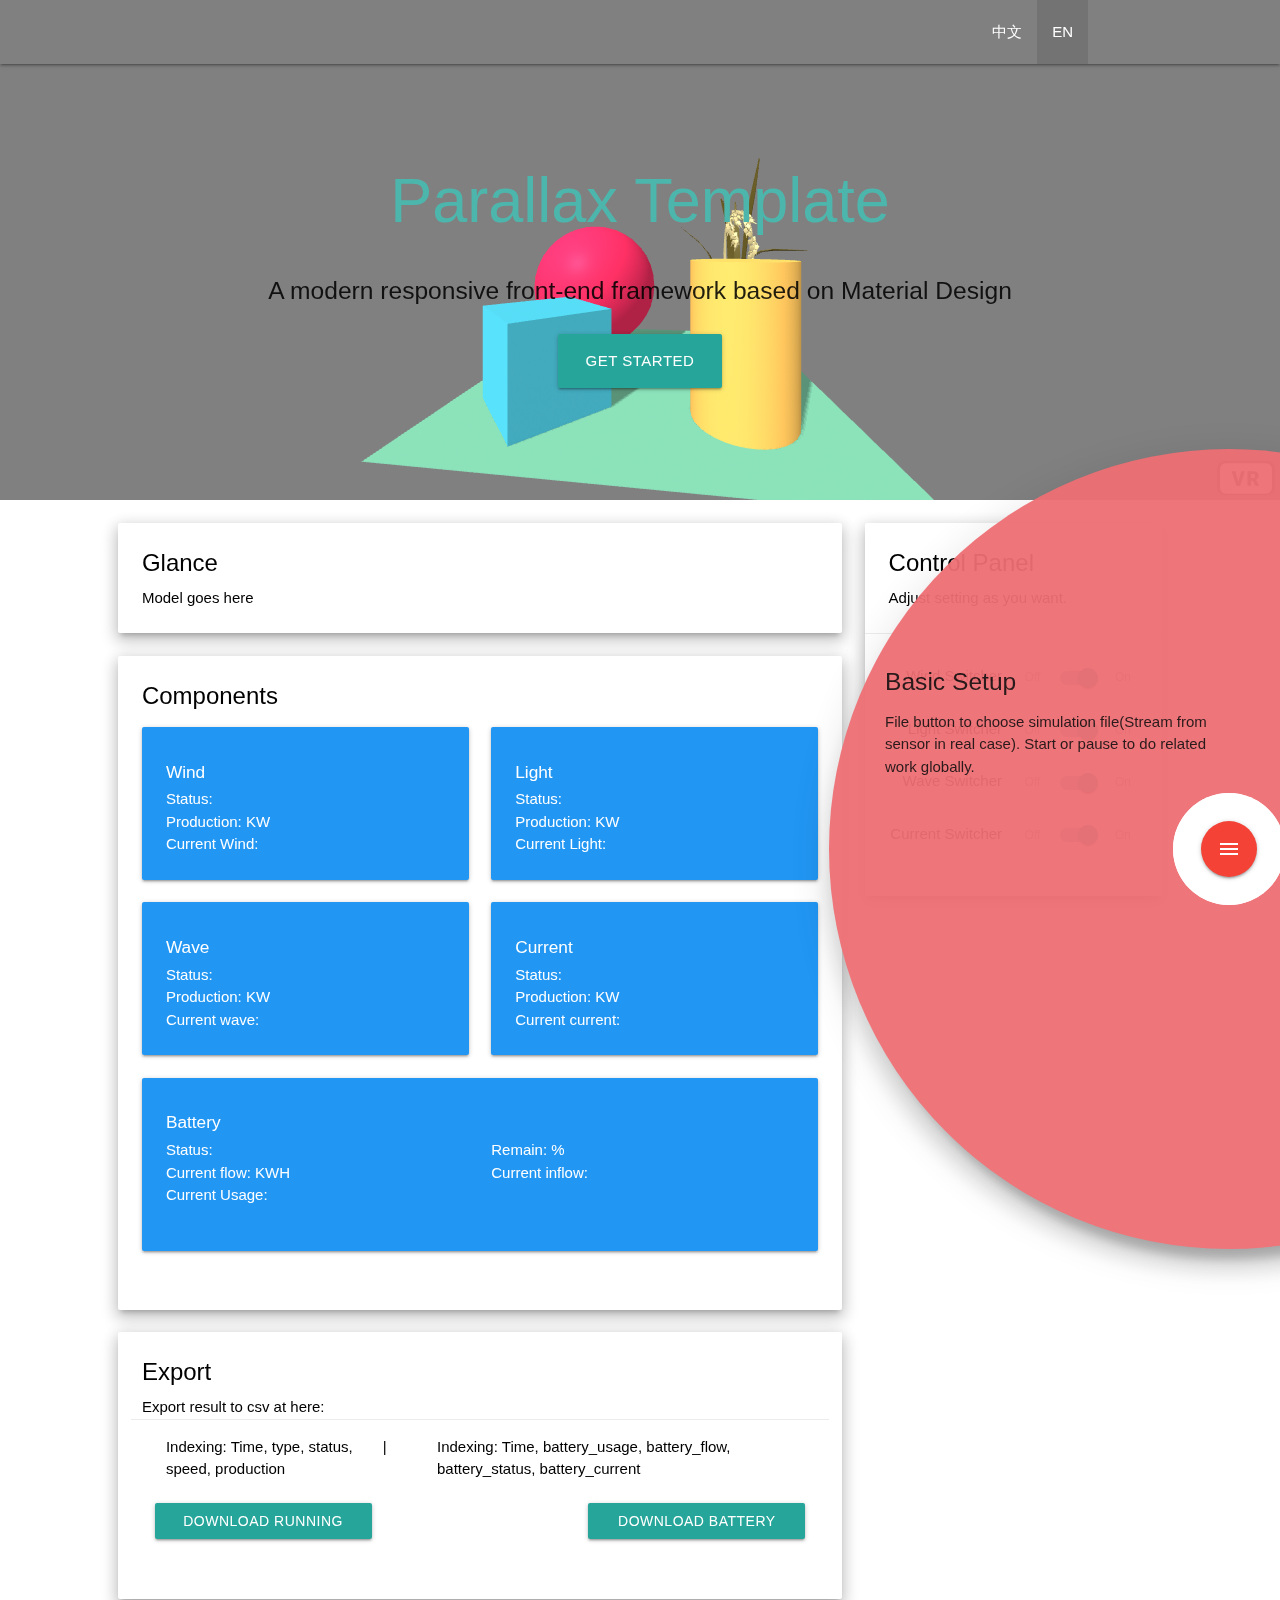
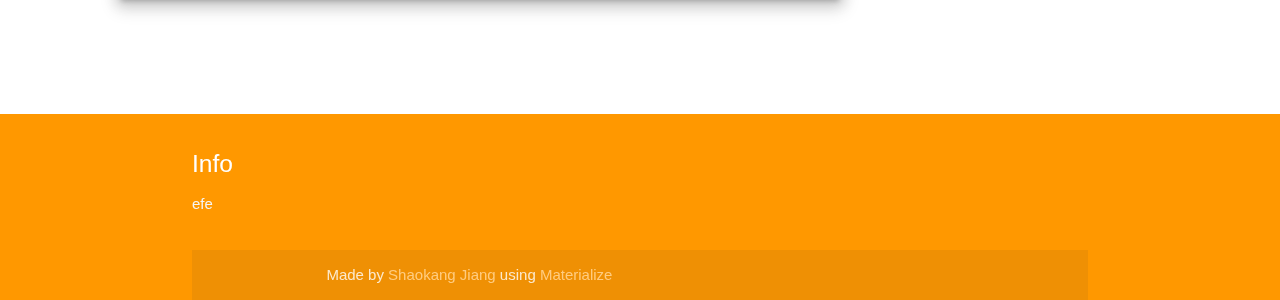
<file: runTest.html>
<!DOCTYPE html>
<html lang="en">

<head>
    <meta http-equiv="Content-Type" content="text/html; charset=UTF-8" />
    <meta name="viewport" content="width=device-width, initial-scale=1, maximum-scale=1.0" />
    <title>Energy -- running
        <!--{cn}能量 -- 运行-->
    </title>

    <!-- CSS  -->
    <link href="css/icon.css" rel="stylesheet">
    <link href="css/materialize.min.css" type="text/css" rel="stylesheet" media="screen,projection" />
    <link href="css/style.css" type="text/css" rel="stylesheet" media="screen,projection" />
    <script src="./js/solver.js"></script>
    <script src="./js/papaparse.min.js"></script>
    <script src="./js/LinkedList.js"></script>
    <script src="./js/echarts.min.js"></script>
    <script src="./js/translater.min.js"></script>
    <script src="./js/aframe-v1.0.4.min.js"></script>
    <style>

    </style>

    <body>
        <div class="parallax-container">

            <nav class="transparent" role="navigation">
                <div class="nav-wrapper container">

                    <ul class="right hide-on-med-and-down">
                        <li id="nav-cn"><a href="javascript:;" onclick="tran.setLang('cn');document.getElementById('nav-en').className = '';document.getElementById('nav-en-m').className = '';document.getElementById('nav-cn-m').className = 'active';document.getElementById('nav-cn').className = 'active';">中文</a></li>
                        <li id="nav-en" class="active"><a href="javascript:;" onclick="tran.setLang('default');document.getElementById('nav-en').className = 'active';document.getElementById('nav-en-m').className = 'active';document.getElementById('nav-cn').className = '';document.getElementById('nav-cn-m').className = '';">EN</a></li>
                    </ul>

                    <ul id="nav-mobile" class="sidenav">
                        <li id="nav-cn-m"><a href="javascript:;" onclick="tran.setLang('cn');document.getElementById('nav-en').className = '';document.getElementById('nav-en-m').className = '';document.getElementById('nav-cn-m').className = 'active';document.getElementById('nav-cn').className = 'active';">中文</a></li>
                        <li id="nav-en-m" class="active"><a href="javascript:;" onclick="tran.setLang('default');document.getElementById('nav-en').className = 'active';document.getElementById('nav-en-m').className = 'active';document.getElementById('nav-cn').className = '';document.getElementById('nav-cn-m').className = '';">EN</a></li>
                    </ul>
                    <a href="#" data-target="nav-mobile" class="sidenav-trigger"><i class="material-icons">translate</i></a>

                </div>

            </nav>
            <div class="section no-pad-bot">
                <div class="container">
                    <br><br>
                    <h1 class="header center teal-text text-lighten-2">Parallax Template</h1>
                    <div class="row center">
                        <h5 class="header col s12 light">A modern responsive front-end framework based on Material Design</h5>
                    </div>
                    <div class="row center">
                        <a href="http://materializecss.com/getting-started.html" id="download-button" class="btn-large waves-effect waves-light teal lighten-1">Get Started</a>
                    </div>
                    <br><br>

                </div>
            </div>

            <script>
                //x = rsin(theta) y = rcos(theta)
                var r = 1;
                var theta = 0;
                setInterval(function() {
                    document.getElementById('rig').setAttribute('position', (4 * r * Math.sin(theta)) + ' ' + (0 + (document.documentElement.scrollTop + document.body.scrollTop) * 0.003) + ' ' + (4 * r * Math.cos(theta) - 4));
                    theta += 0.03;
                    if (theta > 2 * Math.PI) theta -= 2 * Math.PI;
                    //console.log("aa" + document.documentElement.scrollTop + document.body.scrollTop);
                    document.getElementById('rig').setAttribute('rotation', '0 ' + (theta * 180 / Math.PI) + ' 0');
                }, 200);
                //x = rsin(theta) y = rcos(theta)
            </script>
            <div class="parallax">
                <img src="1.jpg">

                <a-scene background="color: #808080" embedded>
                    <a-box position="-1 0.5 -3" rotation="0 45 0" color="#4CC3D9" shadow></a-box>
                    <a-sphere position="-1 1 -5" radius="1" color="#EF2D5E" shadow></a-sphere>
                    <a-cylinder position="1 0.75 -3" radius="0.5" height="1.5" color="#FFC65D" shadow></a-cylinder>
                    <a-plane position="0 0 -4" rotation="-90 0 0" width="4" height="4" color="#7BC8A4" shadow></a-plane>
                    <a-entity id="rig" position="0 0 0" rotation="0 0 0">
                        <a-camera id="camera"></a-camera>
                    </a-entity>
                    <a-assets>
                        <a-asset-item id="tree-obj" src="./components/RicePlant.obj"></a-asset-item>
                        <a-asset-item id="tree-mtl" src="./components/RicePlant.mtl"></a-asset-item>
                    </a-assets>

                    <a-entity obj-model="obj: #tree-obj; mtl: #tree-mtl;" scale="0.05 0.05 0.05" position="1 0 -5"></a-entity>
                </a-scene>
            </div>
        </div>

        <div class="section white">
            <div class="row">
                <div class="col s0 m0 l1">
                </div>


                <div class="col s12 m12 l7">

                    <div class="row">
                        <div class="col s12">

                            <div class="card white z-depth-3">
                                <div class="card-content black-text">
                                    <span class="card-title">Glance<!--{cn}一瞥--></span>
                                    <p>Model goes here
                                        <!--{cn}模型放在这里-->
                                    </p>
                                </div>
                            </div>


                        </div>
                        <script>
                            var wind_history = new LinkedList(10);
                            var light_history = new LinkedList(10);
                            var wave_history = new LinkedList(10);
                            var current_history = new LinkedList(10);
                            var battery_history = new LinkedList(10);
                        </script>
                        <div class="col s12">

                            <div class="card white z-depth-3">
                                <div class="card-content black-text">
                                    <span class="card-title">Components<!--{cn}组件--></span>
                                    <div class="row">
                                        <div class="col s12 m6">
                                            <div class="card-panel blue">
                                                <span class="white-text">
                                            <h6 onMouseOver="if (tran.getLang() == 'cn') showInform(event, wind_history, '风能数据'); else showInform(event, wind_history, 'wind data');" onMouseOut="hiddenInform(event);">Wind<!--{cn}风--></h6>
                                            <p>Status: <!--{cn}现况:--><span id="wind_status"></span>
                                                </p>
                                                <p>
                                                    Production:
                                                    <!--{cn}产出：--><span id="wind_production"></span> KW
                                                    <!--{cn}千瓦-->
                                                </p>
                                                <p>
                                                    Current Wind:
                                                    <!--{cn}当前风速：--><span id="wind_Speed"></span>
                                                </p>
                                                </span>
                                            </div>
                                        </div>
                                        <div class="col s12 m6">
                                            <div class="card-panel blue">
                                                <span class="white-text">
                                            <h6 onMouseOver="if (tran.getLang() == 'cn') showInform(event, light_history, '光能数据'); else showInform(event, light_history, 'light data');" onMouseOut="hiddenInform(event);">Light<!--{cn}光--></h6>
                                            <p>Status: <!--{cn}现况:--><span id="Light_status"></span>
                                                </p>
                                                <p>
                                                    Production:
                                                    <!--{cn}产出：--><span id="Light_production"></span> KW
                                                    <!--{cn}千瓦-->
                                                </p>
                                                <p>
                                                    Current Light:
                                                    <!--{cn}当前光强：--><span id="Light_Speed"></span>
                                                </p>
                                                </span>
                                            </div>
                                        </div>
                                        <div class="col s12 m6">
                                            <div class="card-panel blue">
                                                <span class="white-text">
                                            <h6 onMouseOver="if (tran.getLang() == 'cn') showInform(event, wave_history, '波浪能数据'); else showInform(event, wave_history, 'Wave data');" onMouseOut="hiddenInform(event);">Wave<!--{cn}波浪--></h6>
                                            <p>Status: <!--{cn}现况:--><span id="wave_status"></span>
                                                </p>
                                                <p>
                                                    Production:
                                                    <!--{cn}产出：--><span id="wave_production"></span> KW
                                                    <!--{cn}千瓦-->
                                                </p>
                                                <p>
                                                    Current wave:
                                                    <!--{cn}当前波浪：--><span id="wave_Speed"></span>
                                                </p>
                                                </span>
                                            </div>
                                        </div>
                                        <div class="col s12 m6">
                                            <div class="card-panel blue">
                                                <span class="white-text">
                                            <h6 onMouseOver="if (tran.getLang() == 'cn') showInform(event, current_history, '海流能数据'); else showInform(event, current_history, 'Current data');" onMouseOut="hiddenInform(event);">Current<!--{cn}海流--></h6>
                                            <p>Status: <!--{cn}现况:--><span id="current_status"></span>
                                                </p>
                                                <p>
                                                    Production:
                                                    <!--{cn}产出：--><span id="current_production"></span> KW
                                                    <!--{cn}千瓦-->
                                                </p>
                                                <p>
                                                    Current current:
                                                    <!--{cn}当前流速：--><span id="current_Speed"></span>
                                                </p>
                                                </span>
                                            </div>
                                        </div>
                                        <div class="col s12">
                                            <div class="card-panel blue">
                                                <span class="white-text">
                                            <h6  onMouseOver="if (tran.getLang() == 'cn') showInform(event, battery_history, '电池数据'); else showInform(event, battery_history, 'Battery data');" onMouseOut="hiddenInform(event);">Battery<!--{cn}电池--></h6>
<div class="row">
                                            <p class="col s6">Status: <!--{cn}现况:--><span id="battery_status"></span>
                                                </p>
                                                <p class="col s6">
                                                    Remain:
                                                    <!--{cn}剩余：--><span id="battery_remain"></span>%
                                                </p>
                                                <p class="col s6">
                                                    Current flow:
                                                    <!--{cn}能量流动：--><span id="battery_flow"></span> KWH
                                                    <!--{cn}千瓦时-->
                                                </p>
                                                <p class="col s6">
                                                    Current inflow:
                                                    <!--{cn}电能输入：--><span id="battery_inflow"></span>
                                                </p>
                                                <p class="col s6">
                                                    Current Usage:
                                                    <!--{cn}电能输出：--><span id="battery_usage"></span>
                                                </p>
                                            </div>
                                            </span>
                                        </div>
                                    </div>
                                </div>


                            </div>
                        </div>


                    </div>

                    <div class="col s12">

                        <div class="card white z-depth-3">
                            <div class="card-content black-text">
                                <span class="card-title">Export<!--{cn}导出--></span>
                                <p>Export result to csv at here:
                                    <!--{cn}导出结果到 csv -->
                                </p>
                                <div class="card-action row">
                                    <span class="col s4">Indexing: Time, type, status, speed, production<!--{cn}索引: Time, type, status, speed, production--></span>
                                    <span class="col s1">|</span>
                                    <span class="col s6">Indexing: Time, battery_usage, battery_flow, battery_status, battery_current<!--{cn}索引: Time, battery_usage, battery_flow, battery_status, battery_current--></span>
                                    <p class="col s12"><br></p>
                                    <button class="waves-effect waves-light btn col s4" id="run_data">Download running data<!--{cn}下载运行数据--></button>
                                    <span class="col s4"></span>
                                    <button class="waves-effect waves-light btn col s4" id="battery_data"> Download battery data<!--{cn}下载电池数据--></button>
                                </div>
                            </div>
                        </div>


                    </div>


                </div>

            </div>
            <script>
                //true:on false:off Mannual variable
                var wind = true;
                var light = true;
                var wave = true;
                var current = true;
            </script>

            <div class="col s12 m12 l3">
                <div class="card white z-depth-3">
                    <div class="card-content black-text">
                        <span class="card-title">Control Panel<!--{cn}控制面板--></span>
                        <p>Adjust setting as you want.
                            <!--{cn}根据需要调整设置。-->
                        </p>
                    </div>
                    <div class="card-action">
                        <div class="row">
                            <p class="col s6">
                                <span class="right black-text">Wind Switcher
                         <!--{cn}风力切换器-->   </span> </p>
                            <p class="switch col s6">
                                <label>
                          Off<!--{cn}关-->
                          <input type="checkbox" id="wind" checked onchange="onWindChange(this);">
                          <span class="lever"></span>
                          On<!--{cn}开-->
                        </label>
                            </p>

                            <p class="col s6">
                                <span class="right black-text">Light Switcher
                       <!--{cn}灯光切换器--> </span> </p>
                            <p class="switch col s6">
                                <label>
                      Off<!--{cn}关-->
                      <input type="checkbox" id="light" checked onchange="onLightChange(this);">
                      <span class="lever"></span>
                      On<!--{cn}开-->
                    </label>
                            </p>

                            <p class="col s6">
                                <span class="right black-text">Wave Switcher
                    <!--{cn}波形切换器--></span> </p>
                            <p class="switch col s6">
                                <label>
                  Off<!--{cn}关-->
                  <input type="checkbox" id="wave" checked onchange="onWaveChange(this);">
                  <span class="lever"></span>
                  On<!--{cn}开-->
                </label>
                            </p>

                            <p class="col s6">
                                <span class="right black-text">Current Switcher<!--{cn}海流切换器-->
                    </span> </p>
                            <p class="switch col s6">
                                <label>
                  Off<!--{cn}关-->
                  <input type="checkbox" id="current" checked onchange="onCurrentChange(this);">
                  <span class="lever"></span>
                  On<!--{cn}开-->
                </label>
                            </p>

                        </div>
                    </div>
                </div>
            </div>


            <div class="col s0 m0 l1">
            </div>


        </div>
        </div>
        <!-- near footer-->
        <br><br>
        </div>

        <div id="inform" onMouseOut="hiddenInform(event)" style="display: none;">
            <div class="row">
                <div class="col s12">
                    <div class="card white darken-1">
                        <div class="card-content white-text">
                            <div id="main" style="width: 430px;height: 300px;"></div>

                        </div>
                    </div>
                </div>
            </div>
        </div>


        <div class="fixed-action-btn">
            <a id="menu" class="btn-floating btn-large red">
                <i class="large material-icons">menu</i>
            </a>
            <ul>
                <li><a class="btn-floating yellow darken-1" onclick="change_status()" id="Global_switch"><i class="material-icons">play_arrow</i></a></li>

                <!--change to pause-->
                <li><a id="file_upload" class="btn-floating blue" onclick="add()"><i class="material-icons">file_upload</i></a></li>
            </ul>
        </div>


        <!-- Tap Target Structure -->
        <div class="tap-target" data-target="menu">
            <div class="tap-target-content">
                <h5>Basic Setup
                    <!--{cn}基本设置-->
                </h5>
                <p>File button to choose simulation file(Stream from sensor in real case). Start or pause to do related work globally.
                    <!--{cn}文件按钮选择模拟文件(流传感器在真实情况下)。开始或暂停做相关的工作全球。-->
                </p>
            </div>
        </div>
        <div id="UserEdit"></div>


        <footer class="page-footer orange">
            <div class="container">
                <div class="row">
                    <h5 class="white-text">Info
                        <!--{cn}信息-->
                    </h5>
                    <p class="grey-text text-lighten-4">efe</p>



                </div>
                <div class="footer-copyright">
                    <div class="container">
                        Made by
                        <!--{cn}由--><a class="orange-text text-lighten-3" href="https://shaokang.ga">Shaokang Jiang</a> using
                        <!--{cn}使用--><a class="orange-text text-lighten-3" href="http://materializecss.com">Materialize<!--{cn}Materialize 主题制作--></a>
                    </div>
                </div>
        </footer>


        <!--  Scripts-->
        <script src="./js/jquery-2.1.1.min.js"></script>
        <script src="./js/materialize.min.js"></script>
        <script>
            M.AutoInit();
            var Model_Status = -1; //1:running 0:pause 2:terminate
            var file;
            var runData = [];
            var batteryData = [];
            var exported = true;

            class Pair {
                constructor(key, value) {
                    this.key = key;
                    this.value = value;
                }

                getKey() {
                    return this.key;
                }

                getValue() {
                    return this.value;
                }
            }

            function onWindChange(use) {
                if (Model_Status == 1) {
                    wind = use.checked;
                    if (wind) {
                        if (tran.getLang() == 'cn') document.getElementById("wind_status").innerHTML = '<font color="green"><b>开</b> </font>';
                        else document.getElementById("wind_status").innerHTML = '<font color="green"><b>On</b> </font>';
                    } else {

                        if (tran.getLang() == 'cn') document.getElementById("wind_status").innerHTML = '<font color="red"><b>关</b> </font>';
                        else document.getElementById("wind_status").innerHTML = '<font color="red"><b>Off</b></font>';
                    }
                }
            }

            function onLightChange(use) {
                if (Model_Status == 1) {
                    light = use.checked;
                    if (light) {
                        if (tran.getLang() == 'cn') document.getElementById("Light_status").innerHTML = '<font color="green"><b>开</b> </font>';
                        else document.getElementById("Light_status").innerHTML = '<font color="green"><b>On</b> </font>';
                    } else {
                        if (tran.getLang() == 'cn') document.getElementById("Light_status").innerHTML = '<font color="red"><b>关</b></font>';
                        else document.getElementById("Light_status").innerHTML = '<font color="red"><b>Off</b></font>';
                    }
                }
            }

            function onWaveChange(use) {
                if (Model_Status == 1) {
                    wave = use.checked;
                    if (wave) {
                        if (tran.getLang() == 'cn') document.getElementById("wave_status").innerHTML = '<font color="green"><b>开</b> </font>';
                        else document.getElementById("wave_status").innerHTML = '<font color="green"><b>On</b> </font>';
                    } else {
                        if (tran.getLang() == 'cn') document.getElementById("wave_status").innerHTML = '<font color="red"><b>关</b></font>';
                        else document.getElementById("wave_status").innerHTML = '<font color="red"><b>Off</b></font>';
                    }
                }
            }

            function onCurrentChange(use) {
                if (Model_Status == 1) {
                    current = use.checked;
                    if (current) {
                        if (tran.getLang() == 'cn') document.getElementById("current_status").innerHTML = '<font color="green"><b>开</b> </font>';
                        else document.getElementById("current_status").innerHTML = '<font color="green"><b>On</b> </font>';
                    } else {
                        if (tran.getLang() == 'cn') document.getElementById("current_status").innerHTML = '<font color="red"><b>关</b></font>';
                        else document.getElementById("current_status").innerHTML = '<font color="red"><b>Off</b></font>';
                    }
                }
            }

            $(document).ready(function() {
                $('.fixed-action-btn').floatingActionButton();
                $('.tap-target').tapTarget('open');
            });

            // document.getElementById("Speed_text").innerText = window.localStorage.getItem("wind");
            var request = {
                    QueryString: function(val) {
                        var uri = window.location.search;
                        var re = new RegExp("" + val + "=([^&?]*)", "ig");
                        return ((uri.match(re)) ? (uri.match(re)[0].substr(val.length + 1)) : null);
                    }
                }
                // so, You can using request.QueryString(para), like this
                // file:///C:/Users/Shaokang%20Jiang/Desktop/Energy/energy/run.html?group1=1&wind=74&light=74&wave=74&current=74&battary=74&freq=741&User=44174&action=

            if (request.QueryString("wind") == null || request.QueryString("light") == null || request.QueryString("wave") == null || request.QueryString("current") == null ||
                request.QueryString("battery") == null) {
                //UNCOMMENT THIS FIELD BEFORE FORMAL PUBLISH
                //alert("Invalid visit.");
                //window.location.href = "index.html";
            }
            var wind_limit = parseFloat(request.QueryString("wind"));

            var light_limit = parseFloat(request.QueryString("light"));

            var wave_limit = parseFloat(request.QueryString("wave"));

            var current_limit = parseFloat(request.QueryString("current"));

            var battery_capacity = parseFloat(request.QueryString("battery"));

            var freq = parseFloat(request.QueryString("freq")) || 200;
            var future = (request.QueryString("future") == 'on') ? true : false;
            var User_Consumption = parseFloat(request.QueryString("User")) || 2000;
            var battery_current = 0.7 * battery_capacity;

            function switchExport(use) {
                if (use.checked) {
                    exported = false;
                    document.getElementById("run_data").disabled = true;
                    document.getElementById("battery_data").disabled = true;
                } else {
                    exported = true;
                    document.getElementById("run_data").disabled = false;
                    document.getElementById("battery_data").disabled = false;
                }
            }

            function OpenDetial(id, width, height) {
                var _srcWidth = parseInt(window.innerWidth || document.documentElement.clientWidth || document.body.clientWidth);
                var _srcHeight = parseInt(window.innerHeight || document.documentElement.clientHeight || document.body.clientHeight);
                _width = parseInt(width) || _srcWidth;
                _height = parseInt(height) || _srcHeight;

                var cssWidth = width == undefined ? "100%" : _width;
                var cssHeight = height == undefined ? "100%" : _height;

                var left = (_srcWidth - _width) == 0 ? 0 : ((_srcWidth - _width) / 2);
                var top = (_srcHeight - _height) == 0 ? 0 : ((_srcHeight - _height) / 2);



                var _id = "#" + id;
                var detial;
                if (tran.getLang() == 'cn')
                    detial =
                    '<div id="panel"> <div class="card white z-depth-3"><div class="card-content black-text">  <div class="row">' +
                    '<div class="file-field input-field col s12"> <div class="btn"><span>File</span><input id="history_data" name="history_data" type="file" onchange="loadFile(this)" accept=".csv"></div><div class="file-path-wrapper"><input placeholder="输入流" id="Input_Stream" class="file-path validate" type="text"></div></div><p class="col s12"><label><input type="checkbox" onchange="switchExport(this);" /><span>我不需要导出使用数据(源文件较大时选择)。</span></label></p><p class="col s8" id="notice"><p><button  id="usethis" class="waves-effect waves-light btn col s3" disabled onclick="Start()">使用这个</button>' +
                    '</div></div></div></div>';
                else
                    detial =
                    '<div id="panel"> <div class="card white z-depth-3"><div class="card-content black-text">  <div class="row">' +
                    '<div class="file-field input-field col s12"> <div class="btn"><span>File</span><input id="history_data" name="history_data" type="file" onchange="loadFile(this)" accept=".csv"></div><div class="file-path-wrapper"><input placeholder="Input Stream" id="Input_Stream" class="file-path validate" type="text"></div></div><p class="col s12"><label><input type="checkbox" onchange="switchExport(this);" /><span>I don\'t need to export usage data(Choose when source is intended to be large).</span></label></p><p class="col s8" id="notice"><p><button  id="usethis" class="waves-effect waves-light btn col s3" disabled onclick="Start()">Use This</button>' +
                    '</div></div></div></div>';

                $(_id).html(detial);
                $(_id).css({
                    "display": "none",
                    "position": "fixed",
                    "bottom": "0px",
                    "width": "100%",
                    "top": "0px",
                    "height": "100%",
                    "background-color": "rgba(223, 236, 236, 0.36)"
                });
                $("#panel").css({
                    "width": cssWidth,
                    "height": cssHeight,
                    "left": left,
                    "top": top,
                    "position": "fixed"
                });
                $(_id).slideDown();
            }

            var prevTime = 0;

            var model;
            if (future) {
                model = {};
                model["optimize"] = "count";
                model["opType"] = "min";
                model["constraints"] = {};
                model["variables"] = {};
                model["ints"] = {};
                model.constraints["value"] = {
                    "min": battery_capacity
                };
            }
            var modelCount = 0;
            var data_input = {};

            var preWind;
            var preLight;
            var preCurrent;
            var preWave;

            function toast_Undo() {
                wind_limit = preWind;
                light_limit = preLight;
                current_limit = preCurrent;
                wave_limit = preWave;
                if (tran.getLang() == 'cn')
                    M.toast({
                        html: "<p>限制已经恢复到 <br>风速: " + wind_limit + "<br>光: " + light_limit + "<br>波浪: " + wave_limit + "<br>海流: " + current_limit + "</p>",
                        displayLength: 8000
                    });
                else
                    M.toast({
                        html: "<p>Limitation has been recovered to <br>wind: " + wind_limit + "<br>light: " + light_limit + "<br>wave: " + wave_limit + "<br>current: " + current_limit + "</p>",
                        displayLength: 8000
                    });
            }

            function runStep(data) {

                var userConsumption = data["User_Usage"] || User_Consumption;
                var time = (prevTime + freq) / 1000;
                var wind_produced = 0,
                    light_produced = 0,
                    wave_produced = 0,
                    current_produced = 0;

                if (future) {
                    //append to model
                    wind_produced = 2866 * data["Wind_Speed"] * data["Wind_Speed"] * data["Wind_Speed"];
                    light_produced = 0.09 * data["Light_H"];
                    wave_produced = 6.6 * data["Wave_Hight"] * data["Wave_Hight"] * data["Wave_Period"];
                    current_produced = 1254 * data["Current_Speed"] * data["Current_Speed"] * data["Current_Speed"];
                    var variable_wind = "v" + modelCount + "0";
                    var variable_light = "v" + modelCount + "1";
                    var variable_wave = "v" + modelCount + "2";
                    var variable_current = "v" + modelCount + "3";
                    data_input[variable_wind] = data["Wind_Speed"];
                    data_input[variable_light] = data["Light_H"];
                    data_input[variable_wave] = data["Wave_Hight"] * data["Wave_Hight"] * data["Wave_Period"];
                    data_input[variable_current] = data["Current_Speed"];


                    model.ints[variable_wind] = 1;
                    model.variables[variable_wind] = {
                        "value": wind_produced * (freq / 3600000),
                        "count": 1
                    };
                    model.variables[variable_wind][variable_wind] = 1;
                    model.constraints[variable_wind] = {
                        "min": 0,
                        "max": 1
                    };
                    model.ints[variable_light] = 1;
                    model.variables[variable_light] = {
                        "value": light_produced * (freq / 3600000),
                        "count": 1
                    };
                    model.variables[variable_light][variable_light] = 1;
                    model.constraints[variable_light] = {
                        "min": 0,
                        "max": 1
                    };
                    model.ints[variable_wave] = 1;
                    model.variables[variable_wave] = {
                        "value": wave_produced * (freq / 3600000),
                        "count": 1
                    };
                    model.variables[variable_wave][variable_wave] = 1;
                    model.constraints[variable_wave] = {
                        "min": 0,
                        "max": 1
                    };
                    model.ints[variable_current] = 1;
                    model.variables[variable_current] = {
                        "value": current_produced * (freq / 3600000),
                        "count": 1
                    };
                    model.variables[variable_current][variable_current] = 1;
                    model.constraints[variable_current] = {
                        "min": 0,
                        "max": 1
                    };

                    model.constraints.value["min"] += userConsumption;

                    modelCount++;
                    //clearning step
                    wind_produced = 0;
                    light_produced = 0;
                    wave_produced = 0;
                    current_produced = 0;

                    if (modelCount > 30) {
                        future = false;
                        console.log(model);
                        result = solver.Solve(model);
                        console.log(result);
                        var wind_limit1 = -1;
                        var light_limit1 = -1;
                        var wave_limit1 = -1;
                        var current_limit1 = -1;

                        for (var key in result) {
                            if (data_input.hasOwnProperty(key)) {
                                console.log(key + " -> " + data_input[key]);
                                switch (parseInt(key.slice(-1))) {
                                    case 0:
                                        if (wind_limit1 == -1) wind_limit1 = data_input[key];
                                        if (data_input[key] <= wind_limit1) wind_limit1 = data_input[key];
                                        break;
                                    case 1: //light
                                        if (light_limit1 == -1) light_limit1 = data_input[key];
                                        if (data_input[key] <= light_limit1) light_limit1 = data_input[key];
                                        // code block
                                        break;
                                    case 2: //wave
                                        if (wave_limit1 == -1) wave_limit1 = data_input[key];
                                        if (data_input[key] <= wave_limit1) wave_limit1 = data_input[key];
                                        // code block
                                        break;
                                    case 3: //current
                                        if (current_limit1 == -1) current_limit1 = data_input[key];
                                        if (data_input[key] <= current_limit1) current_limit1 = data_input[key];
                                        // code block
                                        break;

                                    default:
                                        // code block
                                }
                            }
                        }

                        preWind = wind_limit;
                        preLight = light_limit;
                        preCurrent = current_limit;
                        preWave = wave_limit;

                        wind_limit = (wind_limit1 == -1) ? wind_limit : wind_limit1.toFixed(2); //pre defined min value : actual optimal 
                        light_limit = (light_limit1 == -1) ? light_limit : light_limit1.toFixed(2);
                        wave_limit = (wave_limit1 == -1) ? wave_limit : wave_limit1.toFixed(2);
                        current_limit = (current_limit1 == -1) ? current_limit : current_limit1.toFixed(2);
                        console.log("wind:" + wind_limit + "light" + light_limit + "wave:" + wave_limit + "current" + current_limit);

                        if (tran.getLang() == 'cn')
                            M.toast({
                                html: "<p>限制已经修改到  <br>风: " + wind_limit + "<br>光: " + light_limit + "<br>波浪: " + wave_limit + "<br>海流: " + current_limit + "<br>基于优化结果。</p><button class='btn-flat toast-action' onclick='toast_Undo()'>撤销</button>",
                                displayLength: 8000
                            });
                        else
                            M.toast({
                                html: "<p>Limitation has been changed to <br>wind: " + wind_limit + "<br>light: " + light_limit + "<br>wave: " + wave_limit + "<br>current: " + current_limit + "<br>based on optimization result.</p><button class='btn-flat toast-action' onclick='toast_Undo()'>Undo</button>",
                                displayLength: 8000
                            });
                    }
                }

                if (tran.getLang() == 'cn') {

                    if (data["Wind_Speed"] > wind_limit && wind == 1) {
                        document.getElementById("wind").checked = true;
                        document.getElementById("wind_status").innerHTML = '<font color="green"><b>开</b> </font>';
                        document.getElementById("wind_Speed").innerText = data["Wind_Speed"];
                        wind_produced = 2866 * data["Wind_Speed"] * data["Wind_Speed"] * data["Wind_Speed"];
                        document.getElementById("wind_production").innerText = wind_produced.toFixed(2);
                        if (exported)
                            runData.push(time + ",wind,on," + data["Wind_Speed"] + "," + wind_produced + "\n");
                    } else if (wind == 1) {
                        document.getElementById("wind").checked = false;
                        document.getElementById("wind_status").innerHTML = '<font color="green"><b>关</b></font>';
                        if (exported)
                            runData.push(time + ",wind,off," + data["Wind_Speed"] + ",0" + "\n");
                    }
                    wind_history.add(new Pair(time.toFixed(2), wind_produced.toFixed(2)));

                    if (data["Light_H"] > light_limit && light == 1) {
                        document.getElementById("light").checked = true;
                        document.getElementById("Light_status").innerHTML = '<font color="green"><b>开</b> </font>';
                        document.getElementById("Light_Speed").innerText = data["Light_H"];
                        light_produced = 0.09 * data["Light_H"];
                        document.getElementById("Light_production").innerText = light_produced.toFixed(2);
                        if (exported)
                            runData.push(time + ",light,on," + data["Light_H"] + "," + light_produced + "\n");
                    } else if (light == 1) {
                        document.getElementById("light").checked = false;
                        document.getElementById("Light_status").innerHTML = '<font color="red"><b>关</b></font>';
                        if (exported)
                            runData.push(time + ",light,off," + data["Light_H"] + ",0\n");
                    }
                    light_history.add(new Pair(time.toFixed(2), light_produced.toFixed(2)));

                    if (data["Wave_Hight"] * data["Wave_Hight"] * data["Wave_Period"] > wave_limit && wave == 1) {
                        document.getElementById("wave").checked = true;
                        document.getElementById("wave_status").innerHTML = '<font color="green"><b>开</b> </font>';
                        document.getElementById("wave_Speed").innerText = "高度: " + data["Wave_Hight"] + "周期: " + data["Wave_Period"];
                        wave_produced = 6.6 * data["Wave_Hight"] * data["Wave_Hight"] * data["Wave_Period"];
                        document.getElementById("wave_production").innerText = wave_produced.toFixed(2);
                        if (exported)
                            runData.push(time + ",wave,on," + (data["Wave_Hight"] * data["Wave_Hight"] * data["Wave_Period"]) + "," + wave_produced + "\n");
                    } else if (wave == 1) {
                        document.getElementById("wave").checked = false;
                        document.getElementById("wave_status").innerHTML = '<font color="red"><b>关</b></font>';
                        if (exported)
                            runData.push(time + ",wave,off," + (data["Wave_Hight"] * data["Wave_Hight"] * data["Wave_Period"]) + ",0\n");
                    }
                    wave_history.add(new Pair(time.toFixed(2), wave_produced.toFixed(2)));

                    if (data["Current_Speed"] > current_limit && current == 1) {
                        document.getElementById("current").checked = true;
                        document.getElementById("current_status").innerHTML = '<font color="green"><b>开</b> </font>';
                        document.getElementById("current_Speed").innerText = data["Current_Speed"];
                        current_produced = 1254 * data["Current_Speed"] * data["Current_Speed"] * data["Current_Speed"];
                        document.getElementById("current_production").innerText = current_produced.toFixed(2);
                        if (exported)
                            runData.push(time + ",current,on," + data["Current_Speed"] + "," + current_produced + "\n");
                    } else if (current == 1) {
                        document.getElementById("current").checked = false;
                        document.getElementById("current_status").innerHTML = '<font color="red"><b>关</b> </font>';
                        if (exported)
                            runData.push(time + ",current,off," + data["Current_Speed"] + ",0\n");
                    }
                    current_history.add(new Pair(time.toFixed(2), current_produced.toFixed(2)));

                    //Time,type,status,speed,production
                    document.getElementById("battery_usage").innerText = userConsumption;
                    var pre_battery_current = battery_current;
                    var inflowing = (wind_produced + light_produced + wave_produced + current_produced) * (freq / 1000) / 3600;
                    battery_current += inflowing - userConsumption;
                    //console.log((time - prevTime));
                    var batteryStatus = 0;
                    if (battery_current > battery_capacity) battery_current = battery_capacity;
                    document.getElementById("battery_inflow").innerText = inflowing.toFixed(2);
                    document.getElementById("battery_flow").innerText = (battery_current - pre_battery_current).toFixed(2);
                    document.getElementById("battery_remain").innerText = (battery_current * 100 / battery_capacity).toFixed(2);
                    if (battery_current - pre_battery_current > 0) document.getElementById("battery_status").innerText = '充电中...';
                    else if (battery_current < 0) {
                        battery_current = 0;
                        document.getElementById("battery_remain").innerText = (battery_current * 100 / battery_capacity).toFixed(2);
                        document.getElementById("battery_status").innerText = '放电，需要额外的电力。';
                        batteryStatus = 2;
                    } else {
                        document.getElementById("battery_status").innerText = '放电中...';
                        batteryStatus = 1;
                    }
                    battery_history.add(new Pair(time.toFixed(2), (battery_current * 100 / battery_capacity).toFixed(2)));
                    //Time,battery_usage,battery_flow,battery_status,battery_current
                    if (exported)
                        batteryData.push(time + "," + userConsumption + "," + (battery_current - pre_battery_current) + "," +
                            batteryStatus + "," + battery_current + "\n");

                } else {

                    if (data["Wind_Speed"] > wind_limit && wind == 1) {
                        document.getElementById("wind").checked = true;
                        document.getElementById("wind_status").innerHTML = '<font color="green"><b>On</b> </font>';
                        document.getElementById("wind_Speed").innerText = data["Wind_Speed"];
                        wind_produced = 2866 * data["Wind_Speed"] * data["Wind_Speed"] * data["Wind_Speed"];
                        document.getElementById("wind_production").innerText = wind_produced.toFixed(2);
                        if (exported)
                            runData.push(time + ",wind,on," + data["Wind_Speed"] + "," + wind_produced + "\n");
                    } else if (wind == 1) {
                        document.getElementById("wind").checked = false;
                        document.getElementById("wind_status").innerHTML = '<font color="green"><b>Off</b></font>';
                        if (exported)
                            runData.push(time + ",wind,off," + data["Wind_Speed"] + ",0" + "\n");
                    }
                    wind_history.add(new Pair(time.toFixed(2), wind_produced.toFixed(2)));

                    if (data["Light_H"] > light_limit && light == 1) {
                        document.getElementById("light").checked = true;
                        document.getElementById("Light_status").innerHTML = '<font color="green"><b>On</b> </font>';
                        document.getElementById("Light_Speed").innerText = data["Light_H"];
                        light_produced = 0.09 * data["Light_H"];
                        document.getElementById("Light_production").innerText = light_produced.toFixed(2);
                        if (exported)
                            runData.push(time + ",light,on," + data["Light_H"] + "," + light_produced + "\n");
                    } else if (light == 1) {
                        document.getElementById("light").checked = false;
                        document.getElementById("Light_status").innerHTML = '<font color="red"><b>Off</b></font>';
                        if (exported)
                            runData.push(time + ",light,off," + data["Light_H"] + ",0\n");
                    }
                    light_history.add(new Pair(time.toFixed(2), light_produced.toFixed(2)));

                    if (data["Wave_Hight"] * data["Wave_Hight"] * data["Wave_Period"] > wave_limit && wave == 1) {
                        document.getElementById("wave").checked = true;
                        document.getElementById("wave_status").innerHTML = '<font color="green"><b>On</b> </font>';
                        document.getElementById("wave_Speed").innerText = "Height: " + data["Wave_Hight"] + "Period: " + data["Wave_Period"];
                        wave_produced = 6.6 * data["Wave_Hight"] * data["Wave_Hight"] * data["Wave_Period"];
                        document.getElementById("wave_production").innerText = wave_produced.toFixed(2);
                        if (exported)
                            runData.push(time + ",wave,on," + (data["Wave_Hight"] * data["Wave_Hight"] * data["Wave_Period"]) + "," + wave_produced + "\n");
                    } else if (wave == 1) {
                        document.getElementById("wave").checked = false;
                        document.getElementById("wave_status").innerHTML = '<font color="red"><b>Off</b></font>';
                        if (exported)
                            runData.push(time + ",wave,off," + (data["Wave_Hight"] * data["Wave_Hight"] * data["Wave_Period"]) + ",0\n");
                    }
                    wave_history.add(new Pair(time.toFixed(2), wave_produced.toFixed(2)));

                    if (data["Current_Speed"] > current_limit && current == 1) {
                        document.getElementById("current").checked = true;
                        document.getElementById("current_status").innerHTML = '<font color="green"><b>On</b> </font>';
                        document.getElementById("current_Speed").innerText = data["Current_Speed"];
                        current_produced = 1254 * data["Current_Speed"] * data["Current_Speed"] * data["Current_Speed"];
                        document.getElementById("current_production").innerText = current_produced.toFixed(2);
                        if (exported)
                            runData.push(time + ",current,on," + data["Current_Speed"] + "," + current_produced + "\n");
                    } else if (current == 1) {
                        document.getElementById("current").checked = false;
                        document.getElementById("current_status").innerHTML = '<font color="red"><b>Off</b> </font>';
                        if (exported)
                            runData.push(time + ",current,off," + data["Current_Speed"] + ",0\n");
                    }
                    current_history.add(new Pair(time.toFixed(2), current_produced.toFixed(2)));

                    //Time,type,status,speed,production
                    document.getElementById("battery_usage").innerText = userConsumption;
                    var pre_battery_current = battery_current;
                    battery_current += (wind_produced + light_produced + wave_produced + current_produced) * (freq / 1000) / 3600 - userConsumption;
                    //console.log((time - prevTime));
                    var batteryStatus = 0;
                    if (battery_current > battery_capacity) battery_current = battery_capacity;
                    document.getElementById("battery_flow").innerText = (battery_current - pre_battery_current).toFixed(2);
                    document.getElementById("battery_remain").innerText = (battery_current * 100 / battery_capacity).toFixed(2);
                    if (battery_current - pre_battery_current > 0) document.getElementById("battery_status").innerText = 'Charging';
                    else if (battery_current < 0) {
                        battery_current = 0;
                        document.getElementById("battery_remain").innerText = (battery_current * 100 / battery_capacity).toFixed(2);
                        document.getElementById("battery_status").innerText = 'Discharging, extra electricity required.';
                        batteryStatus = 2;
                    } else {
                        document.getElementById("battery_status").innerText = 'Discharging';
                        batteryStatus = 1;
                    }
                    battery_history.add(new Pair(time.toFixed(2), (battery_current * 100 / battery_capacity).toFixed(2)));
                    //Time,battery_usage,battery_flow,battery_status,battery_current
                    if (exported)
                        batteryData.push(time + "," + userConsumption + "," + (battery_current - pre_battery_current) + "," +
                            batteryStatus + "," + battery_current + "\n");
                }
                //batteryStatus: 0: normal 1:discharging 2:Discharging, extra electricity required
                //refresh locals
                //console.log(batteryData);
                prevTime += freq;
            }



            /**
             * If user consumption data is empty, then it will use the
             * Data from the first line will be ignored. (No duration is impossible to calculate)
             * Simple model, assume related daata could be provided 
             **/
            function Start() {

                $("#UserEdit").slideUp();
                document.getElementById("Global_switch").innerHTML = '<i class = "material-icons" > pause </i>';
                Model_Status = 1;
                document.getElementById("wind_status").innerHTML = '<font color="green"><b>Initialize</b> </font>';
                document.getElementById("Light_status").innerHTML = '<font color="green"><b>Initialize</b></font>';
                document.getElementById("wave_status").innerHTML = '<font color="green"><b>Initialize</b> </font>';
                document.getElementById("current_status").innerHTML = '<font color="green"><b>Initialize</b> </font>';
                wind = true;
                light = true;
                wave = true;
                current = true;

                document.getElementById("wind").checked = true;
                document.getElementById("light").checked = true;
                document.getElementById("wave").checked = true;
                document.getElementById("current").checked = true;

                document.getElementById("battery_remain").innerText = (battery_current * 100 / battery_capacity).toFixed(2);

                prevTime = 0;


                Papa.parse(file, {
                    header: true,
                    skipEmptyLines: true,
                    dynamicTyping: true,
                    step: function(results, parser) {
                        //console.log("Row data:", results.data["Time"]);
                        //analyze data at here
                        parser.pause();
                        runStep(results.data);
                        setTimeout(function() {
                            var delay = function() {
                                if (Model_Status == 1) {
                                    //do some things at here
                                    parser.resume();
                                } else {
                                    setTimeout(function() {
                                        delay();
                                    }, 200)
                                }
                            }
                            delay();
                        }, freq);
                    },
                    complete: function(results, parser) {
                        console.log("done");
                        Model_Status = 2;
                        change_status();
                        if (tran.getLang() == 'cn') {
                            document.getElementById("wind_status").innerHTML = '<font color="green">完成 </font>';
                            document.getElementById("Light_status").innerHTML = '<font color="green">完成 </font>';
                            document.getElementById("wave_status").innerHTML = '<font color="green">完成</font>';
                            document.getElementById("current_status").innerHTML = '<font color="green">完成 </font>';
                        } else {
                            document.getElementById("wind_status").innerHTML = '<font color="green">Done </font>';
                            document.getElementById("Light_status").innerHTML = '<font color="green">Done </font>';
                            document.getElementById("wave_status").innerHTML = '<font color="green">Done </font>';
                            document.getElementById("current_status").innerHTML = '<font color="green">Done </font>';
                        }
                        wind = false;
                        light = false;
                        wave = false;
                        current = false;

                        document.getElementById("wind").checked = false;
                        document.getElementById("light").checked = false;
                        document.getElementById("wave").checked = false;
                        document.getElementById("current").checked = false;
                    }
                });
            }


            function loadFile(file1) {
                file = file1.files[0];
                if (file != null && file.name.indexOf(".csv") != -1) {
                    if (tran.getLang() == 'cn') document.getElementById("notice").innerText = "成功载入";
                    else document.getElementById("notice").innerText = "Successfully loaded";
                    document.getElementById("usethis").disabled = false;
                } else {
                    if (tran.getLang() == 'cn') document.getElementById("notice").innerText = "请选择一个有效csv文件";
                    else document.getElementById("notice").innerText = "Please select a valid csv file";
                    document.getElementById("usethis").disabled = true;
                }
            }

            function add() {
                if (!(Model_Status == 0 || Model_Status == 1))
                    OpenDetial("UserEdit", 400, 200); //调用方法        
            }

            function change_status() {
                if (Model_Status == 0) {
                    document.getElementById("Global_switch").innerHTML = '<i class = "material-icons" > pause </i>';
                    Model_Status = 1;
                } else if (Model_Status == 1) {
                    document.getElementById("Global_switch").innerHTML = '<i class = "material-icons" > play_arrow </i>';
                    Model_Status = 0;
                } else {
                    document.getElementById("Global_switch").innerHTML = '<i class = "material-icons" > stop </i>';
                }
            }

            var funDownload = function(content, filename) {
                var eleLink = document.createElement('a');
                eleLink.download = filename;
                eleLink.style.display = 'none';
                var blob = new Blob([content]);
                eleLink.href = URL.createObjectURL(blob);
                document.body.appendChild(eleLink);
                eleLink.click();
                document.body.removeChild(eleLink);
            };

            if ('download' in document.createElement('a')) {
                document.getElementById('run_data').addEventListener('click', function() {
                    var passValue = "Time,type,status,speed,production\n";
                    for (i = 0; i < runData.length; i++) {
                        passValue += runData[i];
                    }
                    funDownload(passValue, 'run.csv');
                });
                document.getElementById('battery_data').addEventListener('click', function() {
                    var passValue = "Time,battery_usage,battery_flow,battery_status,battery_current\n";
                    for (i = 0; i < batteryData.length; i++) {
                        passValue += batteryData[i];
                    }
                    funDownload(passValue, 'battery.csv');
                });
            } else {
                document.getElementById('run_data').onclick = function() {
                    if (tran.getLang() == 'cn') alert('浏览器不支持');
                    else alert('Browser doesn\'t support!');
                };
                document.getElementById('battery_data').onclick = function() {
                    if (tran.getLang() == 'cn') alert('浏览器不支持');
                    else alert('Browser doesn\'t support!');
                };
            }


            var hoverId;

            function hiddenInform(event) {
                var informDiv = document.getElementById('inform');
                var x = 0,
                    y = 0;
                var event = event || window.event;
                if (event.pageX || event.pageY) {
                    x = event.pageX;
                    y = event.pageY;
                } else if (event.clientX || event.clientY) {
                    x = event.clientX + document.documentElement.scrollLeft + document.body.scrollLeft;
                    y = event.clientY + document.documentElement.scrollTop + document.body.scrollTop;
                }
                var divx1 = informDiv.offsetLeft;
                var divy1 = informDiv.offsetTop;
                var divx2 = informDiv.offsetLeft + informDiv.offsetWidth;
                var divy2 = informDiv.offsetTop + informDiv.offsetHeight;
                //console.log(x + "," + y);
                if (!(in1(x, y, divx1, divy1, divx2, divy2))) {
                    document.getElementById('inform').style.display = 'none';
                    clearInterval(hoverId);
                    data = null;
                }

            }

            function in1(x, y, a1, b1, a2, b2) {
                return x >= a1 && x <= a2 && y >= b1 && y <= b2;
            }

            function showInform(event, history, title_word) {

                if (Model_Status == -1) return;
                var myChart;

                var data;

                myChart = echarts.init(document.getElementById('main'));
                data = [];
                var posX = 0,
                    posY = 0;
                var event = event || window.event;
                if (event.pageX || event.pageY) {
                    posX = event.pageX;
                    posY = event.pageY;
                } else if (event.clientX || event.clientY) {
                    posX = event.clientX + document.documentElement.scrollLeft + document.body.scrollLeft;
                    posY = event.clientY + document.documentElement.scrollTop + document.body.scrollTop;
                }

                //console.log(posX);
                //console.log(posY);
                $("#inform").css({
                    "width": 500,
                    "height": 300,
                    "left": posX,
                    "top": posY,
                    "position": "absolute"
                });


                var toInter = history.toArray();
                for (var i = 0; i < toInter.length; i++) {
                    data.push({
                        name: toInter[i].getKey(),
                        value: [
                            toInter[i].getKey(),
                            toInter[i].getValue()
                        ]
                    });
                }

                option = {
                    title: {
                        text: title_word
                    },
                    tooltip: {
                        trigger: 'axis',
                        formatter: function(params) {
                            params = params[0];
                            return params.name + ' : ' + params.value[1];
                        },
                        axisPointer: {
                            animation: false
                        }
                    },
                    xAxis: {
                        type: 'value',
                        scale: true,
                        splitLine: {
                            show: false
                        }
                    },
                    yAxis: {
                        type: 'value',
                        scale: true,
                        splitLine: {
                            show: false
                        }
                    },
                    series: [{
                        name: title_word,
                        type: 'line',
                        showSymbol: false,
                        hoverAnimation: false,
                        data: data
                    }]
                };
                myChart.setOption(option);
                document.getElementById("inform").style.display = 'block';
                // document.getElementById("inform").css("display","block");

                if (Model_Status == 1) {
                    hoverId = setInterval(function() {

                        //data.shift(); //getLast()
                        data.push({
                            name: history.getLast().getKey(),
                            value: [
                                history.getLast().getKey(),
                                history.getLast().getValue()
                            ]
                        });

                        myChart.setOption({
                            series: [{
                                data: data
                            }]
                        });
                    }, freq);
                }

                // 使用刚指定的配置项和数据显示图表。
            }



            var tran;

            var lang = navigator.language || navigator.browserLanguage;
            if (/^zh/.test(lang)) {
                //alert('中文');

                document.getElementById('nav-en').className = '';
                document.getElementById('nav-cn').className = 'active';

                document.getElementById('nav-en-m').className = '';
                document.getElementById('nav-cn-m').className = 'active';
                tran = new Translater({
                    lang: "cn"
                });
            } else {
                //alert('不是中文');
                tran = new Translater({
                    lang: "en"
                });
            }
        </script>

    </body>

</html>

</html>

</html>
</file>
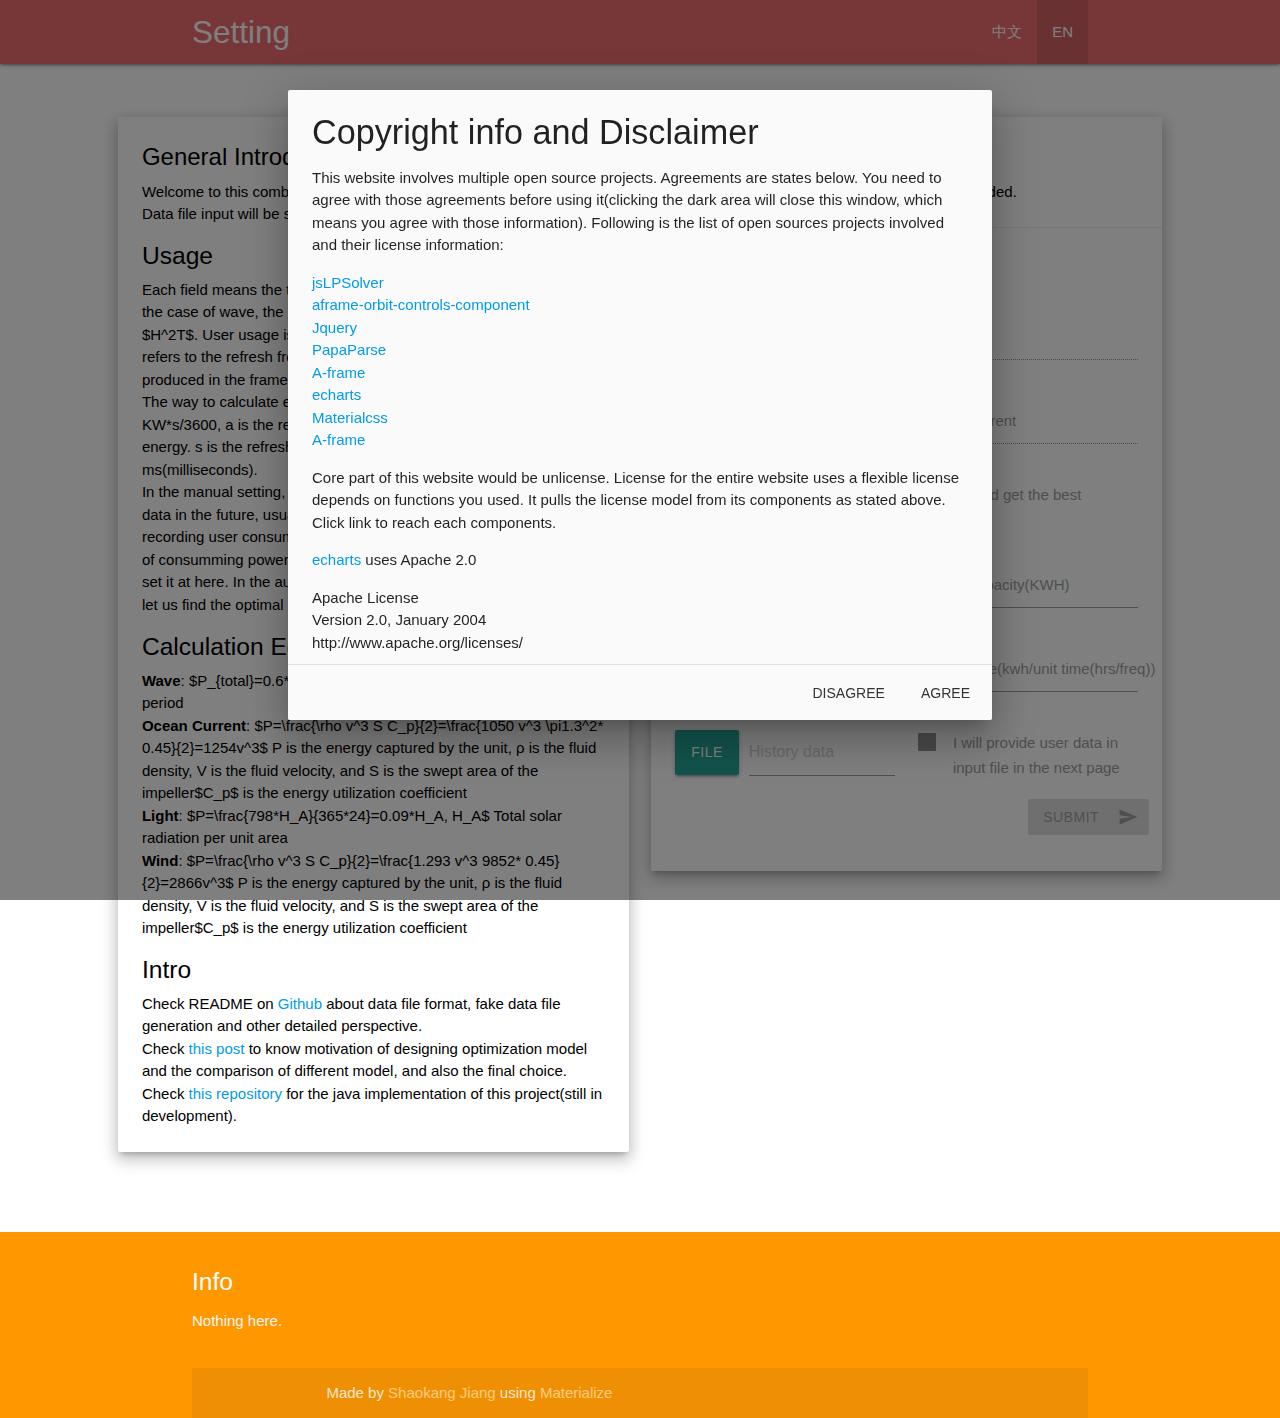
<file: runTest1.html>
<!DOCTYPE html>
<html lang="en">

<head>
    <meta http-equiv="Content-Type" content="text/html; charset=UTF-8" />
    <meta name="viewport" content="width=device-width, initial-scale=1, maximum-scale=1.0" />
    <title>Energy -- running
        <!--{cn}能量 -- 运行-->
    </title>

    <!-- CSS  -->
    <link href="css/icon.css" rel="stylesheet">
    <link href="css/materialize.min.css" type="text/css" rel="stylesheet" media="screen,projection" />
    <link href="css/style.css" type="text/css" rel="stylesheet" media="screen,projection" />
    <script src="./js/solver.js"></script>
    <script src="./js/papaparse.min.js"></script>
    <script src="./js/LinkedList.js"></script>
    <script src="./js/echarts.min.js"></script>
    <script src="./js/translater.min.js"></script>

    <body>
        <nav class="Maroon" role="navigation">
            <div class="nav-wrapper container"><a id="logo-container" href="#" class="brand-logo">Logo</a>

                <ul class="right hide-on-med-and-down">
                    <li id="nav-cn"><a href="javascript:;" onclick="tran.setLang('cn');document.getElementById('nav-en').className = '';document.getElementById('nav-en-m').className = '';document.getElementById('nav-cn-m').className = 'active';document.getElementById('nav-cn').className = 'active';">中文</a></li>
                    <li id="nav-en" class="active"><a href="javascript:;" onclick="tran.setLang('default');document.getElementById('nav-en').className = 'active';document.getElementById('nav-en-m').className = 'active';document.getElementById('nav-cn').className = '';document.getElementById('nav-cn-m').className = '';">EN</a></li>
                </ul>

                <ul id="nav-mobile" class="sidenav">
                    <li id="nav-cn-m"><a href="javascript:;" onclick="tran.setLang('cn');document.getElementById('nav-en').className = '';document.getElementById('nav-en-m').className = '';document.getElementById('nav-cn-m').className = 'active';document.getElementById('nav-cn').className = 'active';">中文</a></li>
                    <li id="nav-en-m" class="active"><a href="javascript:;" onclick="tran.setLang('default');document.getElementById('nav-en').className = 'active';document.getElementById('nav-en-m').className = 'active';document.getElementById('nav-cn').className = '';document.getElementById('nav-cn-m').className = '';">EN</a></li>
                </ul>
                <a href="#" data-target="nav-mobile" class="sidenav-trigger"><i class="material-icons">translate</i></a>

            </div>

        </nav>

        <br><br>


        <div class="row">
            <div class="col s0 m0 l1">
            </div>


            <div class="col s12 m12 l7">

                <div class="row">
                    <div class="col s12">

                        <div class="card white z-depth-3">
                            <div class="card-content black-text">
                                <span class="card-title">Glance<!--{cn}一瞥--></span>
                                <p>Model goes here
                                    <!--{cn}模型放在这里-->
                                </p>
                            </div>
                        </div>


                    </div>
                    <script>
                        var wind_history = new LinkedList(10);
                        var light_history = new LinkedList(10);
                        var wave_history = new LinkedList(10);
                        var current_history = new LinkedList(10);
                        var battery_history = new LinkedList(10);
                    </script>
                    <div class="col s12">

                        <div class="card white z-depth-3">
                            <div class="card-content black-text">
                                <span class="card-title">Components<!--{cn}组件--></span>
                                <div class="row">
                                    <div class="col s12 m6">
                                        <div class="card-panel blue">
                                            <span class="white-text">
                                            <h6 onMouseOver="if (tran.getLang() == 'cn') showInform(event, wind_history, '风能数据'); else showInform(event, wind_history, 'wind data');" onMouseOut="hiddenInform(event);">Wind<!--{cn}风--></h6>
                                            <p>Status: <!--{cn}现况:--><span id="wind_status"></span>
                                            </p>
                                            <p>
                                                Production:
                                                <!--{cn}产出：--><span id="wind_production"></span> KW
                                                <!--{cn}千瓦-->
                                            </p>
                                            <p>
                                                Current Wind:
                                                <!--{cn}当前风速：--><span id="wind_Speed"></span>
                                            </p>
                                            </span>
                                        </div>
                                    </div>
                                    <div class="col s12 m6">
                                        <div class="card-panel blue">
                                            <span class="white-text">
                                            <h6 onMouseOver="if (tran.getLang() == 'cn') showInform(event, light_history, '光能数据'); else showInform(event, light_history, 'light data');" onMouseOut="hiddenInform(event);">Light<!--{cn}光--></h6>
                                            <p>Status: <!--{cn}现况:--><span id="Light_status"></span>
                                            </p>
                                            <p>
                                                Production:
                                                <!--{cn}产出：--><span id="Light_production"></span> KW
                                                <!--{cn}千瓦-->
                                            </p>
                                            <p>
                                                Current Light:
                                                <!--{cn}当前光强：--><span id="Light_Speed"></span>
                                            </p>
                                            </span>
                                        </div>
                                    </div>
                                    <div class="col s12 m6">
                                        <div class="card-panel blue">
                                            <span class="white-text">
                                            <h6 onMouseOver="if (tran.getLang() == 'cn') showInform(event, wave_history, '波浪能数据'); else showInform(event, wave_history, 'Wave data');" onMouseOut="hiddenInform(event);">Wave<!--{cn}波浪--></h6>
                                            <p>Status: <!--{cn}现况:--><span id="wave_status"></span>
                                            </p>
                                            <p>
                                                Production:
                                                <!--{cn}产出：--><span id="wave_production"></span> KW
                                                <!--{cn}千瓦-->
                                            </p>
                                            <p>
                                                Current wave:
                                                <!--{cn}当前波浪：--><span id="wave_Speed"></span>
                                            </p>
                                            </span>
                                        </div>
                                    </div>
                                    <div class="col s12 m6">
                                        <div class="card-panel blue">
                                            <span class="white-text">
                                            <h6 onMouseOver="if (tran.getLang() == 'cn') showInform(event, current_history, '海流能数据'); else showInform(event, current_history, 'Current data');" onMouseOut="hiddenInform(event);">Current<!--{cn}海流--></h6>
                                            <p>Status: <!--{cn}现况:--><span id="current_status"></span>
                                            </p>
                                            <p>
                                                Production:
                                                <!--{cn}产出：--><span id="current_production"></span> KW
                                                <!--{cn}千瓦-->
                                            </p>
                                            <p>
                                                Current current:
                                                <!--{cn}当前流速：--><span id="current_Speed"></span>
                                            </p>
                                            </span>
                                        </div>
                                    </div>
                                    <div class="col s12">
                                        <div class="card-panel blue">
                                            <span class="white-text">
                                            <h6  onMouseOver="if (tran.getLang() == 'cn') showInform(event, battery_history, '电池数据'); else showInform(event, battery_history, 'Battery data');" onMouseOut="hiddenInform(event);">Battery<!--{cn}电池--></h6>
<div class="row">
                                            <p class="col s6">Status: <!--{cn}现况:--><span id="battery_status"></span>
                                            </p>
                                            <p class="col s6">
                                                Remain:
                                                <!--{cn}剩余：--><span id="battery_remain"></span>%
                                            </p>
                                            <p class="col s6">
                                                Current flow:
                                                <!--{cn}能量流动：--><span id="battery_flow"></span> KWH
                                                <!--{cn}千瓦时-->
                                            </p>
                                            <p class="col s6">
                                                Current inflow:
                                                <!--{cn}电能输入：--><span id="battery_inflow"></span>
                                            </p>
                                            <p class="col s6">
                                                Current Usage:
                                                <!--{cn}电能输出：--><span id="battery_usage"></span>
                                            </p>
                                        </div>
                                        </span>
                                    </div>
                                </div>
                            </div>


                        </div>
                    </div>


                </div>

                <div class="col s12">

                    <div class="card white z-depth-3">
                        <div class="card-content black-text">
                            <span class="card-title">Export<!--{cn}导出--></span>
                            <p>Export result to csv at here:
                                <!--{cn}导出结果到 csv -->
                            </p>
                            <div class="card-action row">

                                <span class="col s4">Indexing: Time, type, status, speed, production<!--{cn}索引: Time, type, status, speed, production--></span>
                                <span class="col s1">|</span>
                                <span class="col s6">Indexing: Time, battery_usage, battery_flow, battery_status, battery_current<!--{cn}索引: Time, battery_usage, battery_flow, battery_status, battery_current--></span>
                                <p class="col s12"><br></p>
                                <button class="waves-effect waves-light btn col s4" id="run_data">Download running data<!--{cn}下载运行数据--></button>
                                <span class="col s4"></span>
                                <button class="waves-effect waves-light btn col s4" id="battery_data"> Download battery data<!--{cn}下载电池数据--></button>
                            </div>
                        </div>
                    </div>


                </div>


            </div>

        </div>
        <script>
            //true:on false:off Mannual variable
            var wind = true;
            var light = true;
            var wave = true;
            var current = true;
        </script>

        <div class="col s12 m12 l3">
            <div class="card white z-depth-3">
                <div class="card-content black-text">
                    <span class="card-title">Control Panel<!--{cn}控制面板--></span>
                    <p>Adjust setting as you want.
                        <!--{cn}根据需要调整设置。-->
                    </p>
                </div>
                <div class="card-action">
                    <div class="row">
                        <p class="col s6">
                            <span class="right black-text">Wind Switcher
                         <!--{cn}风力切换器-->   </span> </p>
                        <p class="switch col s6">
                            <label>
                          Off<!--{cn}关-->
                          <input type="checkbox" id="wind" checked onchange="onWindChange(this);">
                          <span class="lever"></span>
                          On<!--{cn}开-->
                        </label>
                        </p>

                        <p class="col s6">
                            <span class="right black-text">Light Switcher
                       <!--{cn}灯光切换器--> </span> </p>
                        <p class="switch col s6">
                            <label>
                      Off<!--{cn}关-->
                      <input type="checkbox" id="light" checked onchange="onLightChange(this);">
                      <span class="lever"></span>
                      On<!--{cn}开-->
                    </label>
                        </p>

                        <p class="col s6">
                            <span class="right black-text">Wave Switcher
                    <!--{cn}波形切换器--></span> </p>
                        <p class="switch col s6">
                            <label>
                  Off<!--{cn}关-->
                  <input type="checkbox" id="wave" checked onchange="onWaveChange(this);">
                  <span class="lever"></span>
                  On<!--{cn}开-->
                </label>
                        </p>

                        <p class="col s6">
                            <span class="right black-text">Current Switcher<!--{cn}海流切换器-->
                    </span> </p>
                        <p class="switch col s6">
                            <label>
                  Off<!--{cn}关-->
                  <input type="checkbox" id="current" checked onchange="onCurrentChange(this);">
                  <span class="lever"></span>
                  On<!--{cn}开-->
                </label>
                        </p>

                    </div>
                </div>
            </div>
        </div>


        <div class="col s0 m0 l1">
        </div>


        </div>

        <br><br>
        </div>

        <div id="inform" onMouseOut="hiddenInform(event)" style="display: none;">
            <div class="row">
                <div class="col s12">
                    <div class="card white darken-1">
                        <div class="card-content white-text">
                            <div id="main" style="width: 430px;height: 300px;"></div>

                        </div>
                    </div>
                </div>
            </div>
        </div>


        <div class="fixed-action-btn">
            <a id="menu" class="btn-floating btn-large red">
                <i class="large material-icons">menu</i>
            </a>
            <ul>
                <li><a class="btn-floating yellow darken-1" onclick="change_status()" id="Global_switch"><i class="material-icons">play_arrow</i></a></li>

                <!--change to pause-->
                <li><a id="file_upload" class="btn-floating blue" onclick="add()"><i class="material-icons">file_upload</i></a></li>
            </ul>
        </div>


        <!-- Tap Target Structure -->
        <div class="tap-target" data-target="menu">
            <div class="tap-target-content">
                <h5>Basic Setup
                    <!--{cn}基本设置-->
                </h5>
                <p>File button to choose simulation file(Stream from sensor in real case). Start or pause to do related work globally.
                    <!--{cn}文件按钮选择模拟文件(流传感器在真实情况下)。开始或暂停做相关的工作全球。-->
                </p>
            </div>
        </div>
        <div id="UserEdit"></div>


        <footer class="page-footer orange">
            <div class="container">
                <div class="row">
                    <h5 class="white-text">Info
                        <!--{cn}信息-->
                    </h5>
                    <p class="grey-text text-lighten-4">efe</p>



                </div>
                <div class="footer-copyright">
                    <div class="container">
                        Made by
                        <!--{cn}由--><a class="orange-text text-lighten-3" href="https://shaokang.ga">Shaokang Jiang</a> using
                        <!--{cn}使用--><a class="orange-text text-lighten-3" href="http://materializecss.com">Materialize<!--{cn}Materialize 主题制作--></a>
                    </div>
                </div>
        </footer>


        <!--  Scripts-->
        <script src="./js/jquery-2.1.1.min.js"></script>
        <script src="./js/materialize.min.js"></script>
        <script>
            M.AutoInit();
            var Model_Status = -1; //1:running 0:pause 2:terminate
            var file;
            var runData = [];
            var batteryData = [];
            var exported = true;

            class Pair {
                constructor(key, value) {
                    this.key = key;
                    this.value = value;
                }

                getKey() {
                    return this.key;
                }

                getValue() {
                    return this.value;
                }
            }

            function onWindChange(use) {
                if (Model_Status == 1) {
                    wind = use.checked;
                    if (wind) {
                        if (tran.getLang() == 'cn') document.getElementById("wind_status").innerHTML = '<font color="green"><b>开</b> </font>';
                        else document.getElementById("wind_status").innerHTML = '<font color="green"><b>On</b> </font>';
                    } else {

                        if (tran.getLang() == 'cn') document.getElementById("wind_status").innerHTML = '<font color="red"><b>关</b> </font>';
                        else document.getElementById("wind_status").innerHTML = '<font color="red"><b>Off</b></font>';
                    }
                }
            }

            function onLightChange(use) {
                if (Model_Status == 1) {
                    light = use.checked;
                    if (light) {
                        if (tran.getLang() == 'cn') document.getElementById("Light_status").innerHTML = '<font color="green"><b>开</b> </font>';
                        else document.getElementById("Light_status").innerHTML = '<font color="green"><b>On</b> </font>';
                    } else {
                        if (tran.getLang() == 'cn') document.getElementById("Light_status").innerHTML = '<font color="red"><b>关</b></font>';
                        else document.getElementById("Light_status").innerHTML = '<font color="red"><b>Off</b></font>';
                    }
                }
            }

            function onWaveChange(use) {
                if (Model_Status == 1) {
                    wave = use.checked;
                    if (wave) {
                        if (tran.getLang() == 'cn') document.getElementById("wave_status").innerHTML = '<font color="green"><b>开</b> </font>';
                        else document.getElementById("wave_status").innerHTML = '<font color="green"><b>On</b> </font>';
                    } else {
                        if (tran.getLang() == 'cn') document.getElementById("wave_status").innerHTML = '<font color="red"><b>关</b></font>';
                        else document.getElementById("wave_status").innerHTML = '<font color="red"><b>Off</b></font>';
                    }
                }
            }

            function onCurrentChange(use) {
                if (Model_Status == 1) {
                    current = use.checked;
                    if (current) {
                        if (tran.getLang() == 'cn') document.getElementById("current_status").innerHTML = '<font color="green"><b>开</b> </font>';
                        else document.getElementById("current_status").innerHTML = '<font color="green"><b>On</b> </font>';
                    } else {
                        if (tran.getLang() == 'cn') document.getElementById("current_status").innerHTML = '<font color="red"><b>关</b></font>';
                        else document.getElementById("current_status").innerHTML = '<font color="red"><b>Off</b></font>';
                    }
                }
            }

            $(document).ready(function() {
                $('.fixed-action-btn').floatingActionButton();
                $('.tap-target').tapTarget('open');
            });

            // document.getElementById("Speed_text").innerText = window.localStorage.getItem("wind");
            var request = {
                    QueryString: function(val) {
                        var uri = window.location.search;
                        var re = new RegExp("" + val + "=([^&?]*)", "ig");
                        return ((uri.match(re)) ? (uri.match(re)[0].substr(val.length + 1)) : null);
                    }
                }
                // so, You can using request.QueryString(para), like this
                // file:///C:/Users/Shaokang%20Jiang/Desktop/Energy/energy/run.html?group1=1&wind=74&light=74&wave=74&current=74&battary=74&freq=741&User=44174&action=

            if (request.QueryString("wind") == null || request.QueryString("light") == null || request.QueryString("wave") == null || request.QueryString("current") == null ||
                request.QueryString("battery") == null) {
                alert("Invalid visit.");
                window.location.href = "index.html";
            }
            var wind_limit = parseFloat(request.QueryString("wind"));

            var light_limit = parseFloat(request.QueryString("light"));

            var wave_limit = parseFloat(request.QueryString("wave"));

            var current_limit = parseFloat(request.QueryString("current"));

            var battery_capacity = parseFloat(request.QueryString("battery"));

            var freq = parseFloat(request.QueryString("freq")) || 200;
            var future = (request.QueryString("future") == 'on') ? true : false;
            var User_Consumption = parseFloat(request.QueryString("User")) || 2000;
            var battery_current = 0.7 * battery_capacity;

            function switchExport(use) {
                if (use.checked) {
                    exported = false;
                    document.getElementById("run_data").disabled = true;
                    document.getElementById("battery_data").disabled = true;
                } else {
                    exported = true;
                    document.getElementById("run_data").disabled = false;
                    document.getElementById("battery_data").disabled = false;
                }
            }

            function OpenDetial(id, width, height) {
                var _srcWidth = parseInt(window.innerWidth || document.documentElement.clientWidth || document.body.clientWidth);
                var _srcHeight = parseInt(window.innerHeight || document.documentElement.clientHeight || document.body.clientHeight);
                _width = parseInt(width) || _srcWidth;
                _height = parseInt(height) || _srcHeight;

                var cssWidth = width == undefined ? "100%" : _width;
                var cssHeight = height == undefined ? "100%" : _height;

                var left = (_srcWidth - _width) == 0 ? 0 : ((_srcWidth - _width) / 2);
                var top = (_srcHeight - _height) == 0 ? 0 : ((_srcHeight - _height) / 2);



                var _id = "#" + id;
                var detial;
                if (tran.getLang() == 'cn')
                    detial =
                    '<div id="panel"> <div class="card white z-depth-3"><div class="card-content black-text">  <div class="row">' +
                    '<div class="file-field input-field col s12"> <div class="btn"><span>File</span><input id="history_data" name="history_data" type="file" onchange="loadFile(this)" accept=".csv"></div><div class="file-path-wrapper"><input placeholder="输入流" id="Input_Stream" class="file-path validate" type="text"></div></div><p class="col s12"><label><input type="checkbox" onchange="switchExport(this);" /><span>我不需要导出使用数据(源文件较大时选择)。</span></label></p><p class="col s8" id="notice"><p><button  id="usethis" class="waves-effect waves-light btn col s3" disabled onclick="Start()">使用这个</button>' +
                    '</div></div></div></div>';
                else
                    detial =
                    '<div id="panel"> <div class="card white z-depth-3"><div class="card-content black-text">  <div class="row">' +
                    '<div class="file-field input-field col s12"> <div class="btn"><span>File</span><input id="history_data" name="history_data" type="file" onchange="loadFile(this)" accept=".csv"></div><div class="file-path-wrapper"><input placeholder="Input Stream" id="Input_Stream" class="file-path validate" type="text"></div></div><p class="col s12"><label><input type="checkbox" onchange="switchExport(this);" /><span>I don\'t need to export usage data(Choose when source is intended to be large).</span></label></p><p class="col s8" id="notice"><p><button  id="usethis" class="waves-effect waves-light btn col s3" disabled onclick="Start()">Use This</button>' +
                    '</div></div></div></div>';

                $(_id).html(detial);
                $(_id).css({
                    "display": "none",
                    "position": "fixed",
                    "bottom": "0px",
                    "width": "100%",
                    "top": "0px",
                    "height": "100%",
                    "background-color": "rgba(223, 236, 236, 0.36)"
                });
                $("#panel").css({
                    "width": cssWidth,
                    "height": cssHeight,
                    "left": left,
                    "top": top,
                    "position": "fixed"
                });
                $(_id).slideDown();
            }

            var prevTime = 0;

            var model;
            if (future) {
                model = {};
                model["optimize"] = "count";
                model["opType"] = "min";
                model["constraints"] = {};
                model["variables"] = {};
                model["ints"] = {};
                model.constraints["value"] = {
                    "min": battery_capacity
                };
            }
            var modelCount = 0;
            var data_input = {};

            var preWind;
            var preLight;
            var preCurrent;
            var preWave;

            function toast_Undo() {
                wind_limit = preWind;
                light_limit = preLight;
                current_limit = preCurrent;
                wave_limit = preWave;
                if (tran.getLang() == 'cn')
                    M.toast({
                        html: "<p>限制已经恢复到 <br>风速: " + wind_limit + "<br>光: " + light_limit + "<br>波浪: " + wave_limit + "<br>海流: " + current_limit + "</p>",
                        displayLength: 8000
                    });
                else
                    M.toast({
                        html: "<p>Limitation has been recovered to <br>wind: " + wind_limit + "<br>light: " + light_limit + "<br>wave: " + wave_limit + "<br>current: " + current_limit + "</p>",
                        displayLength: 8000
                    });
            }

            function runStep(data) {

                var userConsumption = data["User_Usage"] || User_Consumption;
                var time = (prevTime + freq) / 1000;
                var wind_produced = 0,
                    light_produced = 0,
                    wave_produced = 0,
                    current_produced = 0;

                if (future) {
                    //append to model
                    wind_produced = 2866 * data["Wind_Speed"] * data["Wind_Speed"] * data["Wind_Speed"];
                    light_produced = 0.09 * data["Light_H"];
                    wave_produced = 6.6 * data["Wave_Hight"] * data["Wave_Hight"] * data["Wave_Period"];
                    current_produced = 1254 * data["Current_Speed"] * data["Current_Speed"] * data["Current_Speed"];
                    var variable_wind = "v" + modelCount + "0";
                    var variable_light = "v" + modelCount + "1";
                    var variable_wave = "v" + modelCount + "2";
                    var variable_current = "v" + modelCount + "3";
                    data_input[variable_wind] = data["Wind_Speed"];
                    data_input[variable_light] = data["Light_H"];
                    data_input[variable_wave] = data["Wave_Hight"] * data["Wave_Hight"] * data["Wave_Period"];
                    data_input[variable_current] = data["Current_Speed"];


                    model.ints[variable_wind] = 1;
                    model.variables[variable_wind] = {
                        "value": wind_produced * (freq / 3600000),
                        "count": 1
                    };
                    model.variables[variable_wind][variable_wind] = 1;
                    model.constraints[variable_wind] = {
                        "min": 0,
                        "max": 1
                    };
                    model.ints[variable_light] = 1;
                    model.variables[variable_light] = {
                        "value": light_produced * (freq / 3600000),
                        "count": 1
                    };
                    model.variables[variable_light][variable_light] = 1;
                    model.constraints[variable_light] = {
                        "min": 0,
                        "max": 1
                    };
                    model.ints[variable_wave] = 1;
                    model.variables[variable_wave] = {
                        "value": wave_produced * (freq / 3600000),
                        "count": 1
                    };
                    model.variables[variable_wave][variable_wave] = 1;
                    model.constraints[variable_wave] = {
                        "min": 0,
                        "max": 1
                    };
                    model.ints[variable_current] = 1;
                    model.variables[variable_current] = {
                        "value": current_produced * (freq / 3600000),
                        "count": 1
                    };
                    model.variables[variable_current][variable_current] = 1;
                    model.constraints[variable_current] = {
                        "min": 0,
                        "max": 1
                    };

                    model.constraints.value["min"] += userConsumption;

                    modelCount++;
                    //clearning step
                    wind_produced = 0;
                    light_produced = 0;
                    wave_produced = 0;
                    current_produced = 0;

                    if (modelCount > 30) {
                        future = false;
                        console.log(model);
                        result = solver.Solve(model);
                        console.log(result);
                        var wind_limit1 = -1;
                        var light_limit1 = -1;
                        var wave_limit1 = -1;
                        var current_limit1 = -1;

                        for (var key in result) {
                            if (data_input.hasOwnProperty(key)) {
                                console.log(key + " -> " + data_input[key]);
                                switch (parseInt(key.slice(-1))) {
                                    case 0:
                                        if (wind_limit1 == -1) wind_limit1 = data_input[key];
                                        if (data_input[key] <= wind_limit1) wind_limit1 = data_input[key];
                                        break;
                                    case 1: //light
                                        if (light_limit1 == -1) light_limit1 = data_input[key];
                                        if (data_input[key] <= light_limit1) light_limit1 = data_input[key];
                                        // code block
                                        break;
                                    case 2: //wave
                                        if (wave_limit1 == -1) wave_limit1 = data_input[key];
                                        if (data_input[key] <= wave_limit1) wave_limit1 = data_input[key];
                                        // code block
                                        break;
                                    case 3: //current
                                        if (current_limit1 == -1) current_limit1 = data_input[key];
                                        if (data_input[key] <= current_limit1) current_limit1 = data_input[key];
                                        // code block
                                        break;

                                    default:
                                        // code block
                                }
                            }
                        }

                        preWind = wind_limit;
                        preLight = light_limit;
                        preCurrent = current_limit;
                        preWave = wave_limit;

                        wind_limit = (wind_limit1 == -1) ? wind_limit : wind_limit1.toFixed(2); //pre defined min value : actual optimal 
                        light_limit = (light_limit1 == -1) ? light_limit : light_limit1.toFixed(2);
                        wave_limit = (wave_limit1 == -1) ? wave_limit : wave_limit1.toFixed(2);
                        current_limit = (current_limit1 == -1) ? current_limit : current_limit1.toFixed(2);
                        console.log("wind:" + wind_limit + "light" + light_limit + "wave:" + wave_limit + "current" + current_limit);

                        if (tran.getLang() == 'cn')
                            M.toast({
                                html: "<p>限制已经修改到  <br>风: " + wind_limit + "<br>光: " + light_limit + "<br>波浪: " + wave_limit + "<br>海流: " + current_limit + "<br>基于优化结果。</p><button class='btn-flat toast-action' onclick='toast_Undo()'>撤销</button>",
                                displayLength: 8000
                            });
                        else
                            M.toast({
                                html: "<p>Limitation has been changed to <br>wind: " + wind_limit + "<br>light: " + light_limit + "<br>wave: " + wave_limit + "<br>current: " + current_limit + "<br>based on optimization result.</p><button class='btn-flat toast-action' onclick='toast_Undo()'>Undo</button>",
                                displayLength: 8000
                            });
                    }
                }

                if (tran.getLang() == 'cn') {

                    if (data["Wind_Speed"] > wind_limit && wind == 1) {
                        document.getElementById("wind").checked = true;
                        document.getElementById("wind_status").innerHTML = '<font color="green"><b>开</b> </font>';
                        document.getElementById("wind_Speed").innerText = data["Wind_Speed"];
                        wind_produced = 2866 * data["Wind_Speed"] * data["Wind_Speed"] * data["Wind_Speed"];
                        document.getElementById("wind_production").innerText = wind_produced.toFixed(2);
                        if (exported)
                            runData.push(time + ",wind,on," + data["Wind_Speed"] + "," + wind_produced + "\n");
                    } else if (wind == 1) {
                        document.getElementById("wind").checked = false;
                        document.getElementById("wind_status").innerHTML = '<font color="green"><b>关</b></font>';
                        if (exported)
                            runData.push(time + ",wind,off," + data["Wind_Speed"] + ",0" + "\n");
                    }
                    wind_history.add(new Pair(time.toFixed(2), wind_produced.toFixed(2)));

                    if (data["Light_H"] > light_limit && light == 1) {
                        document.getElementById("light").checked = true;
                        document.getElementById("Light_status").innerHTML = '<font color="green"><b>开</b> </font>';
                        document.getElementById("Light_Speed").innerText = data["Light_H"];
                        light_produced = 0.09 * data["Light_H"];
                        document.getElementById("Light_production").innerText = light_produced.toFixed(2);
                        if (exported)
                            runData.push(time + ",light,on," + data["Light_H"] + "," + light_produced + "\n");
                    } else if (light == 1) {
                        document.getElementById("light").checked = false;
                        document.getElementById("Light_status").innerHTML = '<font color="red"><b>关</b></font>';
                        if (exported)
                            runData.push(time + ",light,off," + data["Light_H"] + ",0\n");
                    }
                    light_history.add(new Pair(time.toFixed(2), light_produced.toFixed(2)));

                    if (data["Wave_Hight"] * data["Wave_Hight"] * data["Wave_Period"] > wave_limit && wave == 1) {
                        document.getElementById("wave").checked = true;
                        document.getElementById("wave_status").innerHTML = '<font color="green"><b>开</b> </font>';
                        document.getElementById("wave_Speed").innerText = "高度: " + data["Wave_Hight"] + "周期: " + data["Wave_Period"];
                        wave_produced = 6.6 * data["Wave_Hight"] * data["Wave_Hight"] * data["Wave_Period"];
                        document.getElementById("wave_production").innerText = wave_produced.toFixed(2);
                        if (exported)
                            runData.push(time + ",wave,on," + (data["Wave_Hight"] * data["Wave_Hight"] * data["Wave_Period"]) + "," + wave_produced + "\n");
                    } else if (wave == 1) {
                        document.getElementById("wave").checked = false;
                        document.getElementById("wave_status").innerHTML = '<font color="red"><b>关</b></font>';
                        if (exported)
                            runData.push(time + ",wave,off," + (data["Wave_Hight"] * data["Wave_Hight"] * data["Wave_Period"]) + ",0\n");
                    }
                    wave_history.add(new Pair(time.toFixed(2), wave_produced.toFixed(2)));

                    if (data["Current_Speed"] > current_limit && current == 1) {
                        document.getElementById("current").checked = true;
                        document.getElementById("current_status").innerHTML = '<font color="green"><b>开</b> </font>';
                        document.getElementById("current_Speed").innerText = data["Current_Speed"];
                        current_produced = 1254 * data["Current_Speed"] * data["Current_Speed"] * data["Current_Speed"];
                        document.getElementById("current_production").innerText = current_produced.toFixed(2);
                        if (exported)
                            runData.push(time + ",current,on," + data["Current_Speed"] + "," + current_produced + "\n");
                    } else if (current == 1) {
                        document.getElementById("current").checked = false;
                        document.getElementById("current_status").innerHTML = '<font color="red"><b>关</b> </font>';
                        if (exported)
                            runData.push(time + ",current,off," + data["Current_Speed"] + ",0\n");
                    }
                    current_history.add(new Pair(time.toFixed(2), current_produced.toFixed(2)));

                    //Time,type,status,speed,production
                    document.getElementById("battery_usage").innerText = userConsumption;
                    var pre_battery_current = battery_current;
                    var inflowing = (wind_produced + light_produced + wave_produced + current_produced) * (freq / 1000) / 3600;
                    battery_current += inflowing - userConsumption;
                    //console.log((time - prevTime));
                    var batteryStatus = 0;
                    if (battery_current > battery_capacity) battery_current = battery_capacity;
                    document.getElementById("battery_inflow").innerText = inflowing.toFixed(2);
                    document.getElementById("battery_flow").innerText = (battery_current - pre_battery_current).toFixed(2);
                    document.getElementById("battery_remain").innerText = (battery_current * 100 / battery_capacity).toFixed(2);
                    if (battery_current - pre_battery_current > 0) document.getElementById("battery_status").innerText = '充电中...';
                    else if (battery_current < 0) {
                        battery_current = 0;
                        document.getElementById("battery_remain").innerText = (battery_current * 100 / battery_capacity).toFixed(2);
                        document.getElementById("battery_status").innerText = '放电，需要额外的电力。';
                        batteryStatus = 2;
                    } else {
                        document.getElementById("battery_status").innerText = '放电中...';
                        batteryStatus = 1;
                    }
                    battery_history.add(new Pair(time.toFixed(2), (battery_current * 100 / battery_capacity).toFixed(2)));
                    //Time,battery_usage,battery_flow,battery_status,battery_current
                    if (exported)
                        batteryData.push(time + "," + userConsumption + "," + (battery_current - pre_battery_current) + "," +
                            batteryStatus + "," + battery_current + "\n");

                } else {

                    if (data["Wind_Speed"] > wind_limit && wind == 1) {
                        document.getElementById("wind").checked = true;
                        document.getElementById("wind_status").innerHTML = '<font color="green"><b>On</b> </font>';
                        document.getElementById("wind_Speed").innerText = data["Wind_Speed"];
                        wind_produced = 2866 * data["Wind_Speed"] * data["Wind_Speed"] * data["Wind_Speed"];
                        document.getElementById("wind_production").innerText = wind_produced.toFixed(2);
                        if (exported)
                            runData.push(time + ",wind,on," + data["Wind_Speed"] + "," + wind_produced + "\n");
                    } else if (wind == 1) {
                        document.getElementById("wind").checked = false;
                        document.getElementById("wind_status").innerHTML = '<font color="green"><b>Off</b></font>';
                        if (exported)
                            runData.push(time + ",wind,off," + data["Wind_Speed"] + ",0" + "\n");
                    }
                    wind_history.add(new Pair(time.toFixed(2), wind_produced.toFixed(2)));

                    if (data["Light_H"] > light_limit && light == 1) {
                        document.getElementById("light").checked = true;
                        document.getElementById("Light_status").innerHTML = '<font color="green"><b>On</b> </font>';
                        document.getElementById("Light_Speed").innerText = data["Light_H"];
                        light_produced = 0.09 * data["Light_H"];
                        document.getElementById("Light_production").innerText = light_produced.toFixed(2);
                        if (exported)
                            runData.push(time + ",light,on," + data["Light_H"] + "," + light_produced + "\n");
                    } else if (light == 1) {
                        document.getElementById("light").checked = false;
                        document.getElementById("Light_status").innerHTML = '<font color="red"><b>Off</b></font>';
                        if (exported)
                            runData.push(time + ",light,off," + data["Light_H"] + ",0\n");
                    }
                    light_history.add(new Pair(time.toFixed(2), light_produced.toFixed(2)));

                    if (data["Wave_Hight"] * data["Wave_Hight"] * data["Wave_Period"] > wave_limit && wave == 1) {
                        document.getElementById("wave").checked = true;
                        document.getElementById("wave_status").innerHTML = '<font color="green"><b>On</b> </font>';
                        document.getElementById("wave_Speed").innerText = "Height: " + data["Wave_Hight"] + "Period: " + data["Wave_Period"];
                        wave_produced = 6.6 * data["Wave_Hight"] * data["Wave_Hight"] * data["Wave_Period"];
                        document.getElementById("wave_production").innerText = wave_produced.toFixed(2);
                        if (exported)
                            runData.push(time + ",wave,on," + (data["Wave_Hight"] * data["Wave_Hight"] * data["Wave_Period"]) + "," + wave_produced + "\n");
                    } else if (wave == 1) {
                        document.getElementById("wave").checked = false;
                        document.getElementById("wave_status").innerHTML = '<font color="red"><b>Off</b></font>';
                        if (exported)
                            runData.push(time + ",wave,off," + (data["Wave_Hight"] * data["Wave_Hight"] * data["Wave_Period"]) + ",0\n");
                    }
                    wave_history.add(new Pair(time.toFixed(2), wave_produced.toFixed(2)));

                    if (data["Current_Speed"] > current_limit && current == 1) {
                        document.getElementById("current").checked = true;
                        document.getElementById("current_status").innerHTML = '<font color="green"><b>On</b> </font>';
                        document.getElementById("current_Speed").innerText = data["Current_Speed"];
                        current_produced = 1254 * data["Current_Speed"] * data["Current_Speed"] * data["Current_Speed"];
                        document.getElementById("current_production").innerText = current_produced.toFixed(2);
                        if (exported)
                            runData.push(time + ",current,on," + data["Current_Speed"] + "," + current_produced + "\n");
                    } else if (current == 1) {
                        document.getElementById("current").checked = false;
                        document.getElementById("current_status").innerHTML = '<font color="red"><b>Off</b> </font>';
                        if (exported)
                            runData.push(time + ",current,off," + data["Current_Speed"] + ",0\n");
                    }
                    current_history.add(new Pair(time.toFixed(2), current_produced.toFixed(2)));

                    //Time,type,status,speed,production
                    document.getElementById("battery_usage").innerText = userConsumption;
                    var pre_battery_current = battery_current;
                    battery_current += (wind_produced + light_produced + wave_produced + current_produced) * (freq / 1000) / 3600 - userConsumption;
                    //console.log((time - prevTime));
                    var batteryStatus = 0;
                    if (battery_current > battery_capacity) battery_current = battery_capacity;
                    document.getElementById("battery_flow").innerText = (battery_current - pre_battery_current).toFixed(2);
                    document.getElementById("battery_remain").innerText = (battery_current * 100 / battery_capacity).toFixed(2);
                    if (battery_current - pre_battery_current > 0) document.getElementById("battery_status").innerText = 'Charging';
                    else if (battery_current < 0) {
                        battery_current = 0;
                        document.getElementById("battery_remain").innerText = (battery_current * 100 / battery_capacity).toFixed(2);
                        document.getElementById("battery_status").innerText = 'Discharging, extra electricity required.';
                        batteryStatus = 2;
                    } else {
                        document.getElementById("battery_status").innerText = 'Discharging';
                        batteryStatus = 1;
                    }
                    battery_history.add(new Pair(time.toFixed(2), (battery_current * 100 / battery_capacity).toFixed(2)));
                    //Time,battery_usage,battery_flow,battery_status,battery_current
                    if (exported)
                        batteryData.push(time + "," + userConsumption + "," + (battery_current - pre_battery_current) + "," +
                            batteryStatus + "," + battery_current + "\n");
                }
                //batteryStatus: 0: normal 1:discharging 2:Discharging, extra electricity required
                //refresh locals
                //console.log(batteryData);
                prevTime += freq;
            }



            /**
             * If user consumption data is empty, then it will use the
             * Data from the first line will be ignored. (No duration is impossible to calculate)
             * Simple model, assume related daata could be provided 
             **/
            function Start() {

                $("#UserEdit").slideUp();
                document.getElementById("Global_switch").innerHTML = '<i class = "material-icons" > pause </i>';
                Model_Status = 1;
                document.getElementById("wind_status").innerHTML = '<font color="green"><b>Initialize</b> </font>';
                document.getElementById("Light_status").innerHTML = '<font color="green"><b>Initialize</b></font>';
                document.getElementById("wave_status").innerHTML = '<font color="green"><b>Initialize</b> </font>';
                document.getElementById("current_status").innerHTML = '<font color="green"><b>Initialize</b> </font>';
                wind = true;
                light = true;
                wave = true;
                current = true;

                document.getElementById("wind").checked = true;
                document.getElementById("light").checked = true;
                document.getElementById("wave").checked = true;
                document.getElementById("current").checked = true;

                document.getElementById("battery_remain").innerText = (battery_current * 100 / battery_capacity).toFixed(2);

                prevTime = 0;


                Papa.parse(file, {
                    header: true,
                    skipEmptyLines: true,
                    dynamicTyping: true,
                    step: function(results, parser) {
                        //console.log("Row data:", results.data["Time"]);
                        //analyze data at here
                        parser.pause();
                        runStep(results.data);
                        setTimeout(function() {
                            var delay = function() {
                                if (Model_Status == 1) {
                                    //do some things at here
                                    parser.resume();
                                } else {
                                    setTimeout(function() {
                                        delay();
                                    }, 200)
                                }
                            }
                            delay();
                        }, freq);
                    },
                    complete: function(results, parser) {
                        console.log("done");
                        Model_Status = 2;
                        change_status();
                        if (tran.getLang() == 'cn') {
                            document.getElementById("wind_status").innerHTML = '<font color="green">完成 </font>';
                            document.getElementById("Light_status").innerHTML = '<font color="green">完成 </font>';
                            document.getElementById("wave_status").innerHTML = '<font color="green">完成</font>';
                            document.getElementById("current_status").innerHTML = '<font color="green">完成 </font>';
                        } else {
                            document.getElementById("wind_status").innerHTML = '<font color="green">Done </font>';
                            document.getElementById("Light_status").innerHTML = '<font color="green">Done </font>';
                            document.getElementById("wave_status").innerHTML = '<font color="green">Done </font>';
                            document.getElementById("current_status").innerHTML = '<font color="green">Done </font>';
                        }
                        wind = false;
                        light = false;
                        wave = false;
                        current = false;

                        document.getElementById("wind").checked = false;
                        document.getElementById("light").checked = false;
                        document.getElementById("wave").checked = false;
                        document.getElementById("current").checked = false;
                    }
                });
            }


            function loadFile(file1) {
                file = file1.files[0];
                if (file != null && file.name.indexOf(".csv") != -1) {
                    var successfully = false;
                    Papa.parse(file, {
                        header: true,
                        skipEmptyLines: true,
                        dynamicTyping: true,
                        preview: 1,
                        step: function(results, parser) {
                            if (results.data.hasOwnProperty("Current_Speed") && results.data.hasOwnProperty("Light_H") && results.data.hasOwnProperty("Wave_Hight") && results.data.hasOwnProperty("Wave_Period") && results.data.hasOwnProperty("Wind_Speed")) {
                                successfully |= true;
                            }
                        },
                        complete: function(results, parser) {
                            if (successfully == 1) {
                                if (tran.getLang() == 'cn') document.getElementById("notice").innerText = "成功载入";
                                else document.getElementById("notice").innerText = "Successfully loaded";
                                document.getElementById("usethis").disabled = false;
                            } else {
                                if (tran.getLang() == 'cn') document.getElementById("notice").innerText = "无效的文件内容。";
                                else document.getElementById("notice").innerText = "Invalid file content.";
                                document.getElementById("usethis").disabled = true;
                            }
                        }
                    });


                } else {
                    if (tran.getLang() == 'cn') document.getElementById("notice").innerText = "请选择一个有效csv文件";
                    else document.getElementById("notice").innerText = "Please select a valid csv file";
                    document.getElementById("usethis").disabled = true;
                }
            }

            function add() {
                if (!(Model_Status == 0 || Model_Status == 1))
                    OpenDetial("UserEdit", 400, 200); //调用方法        
            }

            function change_status() {
                if (Model_Status == 0) {
                    document.getElementById("Global_switch").innerHTML = '<i class = "material-icons" > pause </i>';
                    Model_Status = 1;
                } else if (Model_Status == 1) {
                    document.getElementById("Global_switch").innerHTML = '<i class = "material-icons" > play_arrow </i>';
                    Model_Status = 0;
                } else {
                    document.getElementById("Global_switch").innerHTML = '<i class = "material-icons" > stop </i>';
                }
            }

            var funDownload = function(content, filename) {
                var eleLink = document.createElement('a');
                eleLink.download = filename;
                eleLink.style.display = 'none';
                var blob = new Blob([content]);
                eleLink.href = URL.createObjectURL(blob);
                document.body.appendChild(eleLink);
                eleLink.click();
                document.body.removeChild(eleLink);
            };

            if ('download' in document.createElement('a')) {
                document.getElementById('run_data').addEventListener('click', function() {
                    var passValue = "Time,type,status,speed,production\n";
                    for (i = 0; i < runData.length; i++) {
                        passValue += runData[i];
                    }
                    funDownload(passValue, 'run.csv');
                });
                document.getElementById('battery_data').addEventListener('click', function() {
                    var passValue = "Time,battery_usage,battery_flow,battery_status,battery_current\n";
                    for (i = 0; i < batteryData.length; i++) {
                        passValue += batteryData[i];
                    }
                    funDownload(passValue, 'battery.csv');
                });
            } else {
                document.getElementById('run_data').onclick = function() {
                    if (tran.getLang() == 'cn') alert('浏览器不支持');
                    else alert('Browser doesn\'t support!');
                };
                document.getElementById('battery_data').onclick = function() {
                    if (tran.getLang() == 'cn') alert('浏览器不支持');
                    else alert('Browser doesn\'t support!');
                };
            }


            var hoverId;

            function hiddenInform(event) {
                var informDiv = document.getElementById('inform');
                var x = 0,
                    y = 0;
                var event = event || window.event;
                if (event.pageX || event.pageY) {
                    x = event.pageX;
                    y = event.pageY;
                } else if (event.clientX || event.clientY) {
                    x = event.clientX + document.documentElement.scrollLeft + document.body.scrollLeft;
                    y = event.clientY + document.documentElement.scrollTop + document.body.scrollTop;
                }
                var divx1 = informDiv.offsetLeft;
                var divy1 = informDiv.offsetTop;
                var divx2 = informDiv.offsetLeft + informDiv.offsetWidth;
                var divy2 = informDiv.offsetTop + informDiv.offsetHeight;
                //console.log(x + "," + y);
                if (!(in1(x, y, divx1, divy1, divx2, divy2))) {
                    document.getElementById('inform').style.display = 'none';
                    clearInterval(hoverId);
                    data = null;
                }

            }

            function in1(x, y, a1, b1, a2, b2) {
                return x >= a1 && x <= a2 && y >= b1 && y <= b2;
            }

            function showInform(event, history, title_word) {

                if (Model_Status == -1) return;
                var myChart;

                var data;

                myChart = echarts.init(document.getElementById('main'));
                data = [];
                var posX = 0,
                    posY = 0;
                var event = event || window.event;
                if (event.pageX || event.pageY) {
                    posX = event.pageX;
                    posY = event.pageY;
                } else if (event.clientX || event.clientY) {
                    posX = event.clientX + document.documentElement.scrollLeft + document.body.scrollLeft;
                    posY = event.clientY + document.documentElement.scrollTop + document.body.scrollTop;
                }

                //console.log(posX);
                //console.log(posY);
                $("#inform").css({
                    "width": 500,
                    "height": 300,
                    "left": posX,
                    "top": posY,
                    "position": "absolute"
                });


                var toInter = history.toArray();
                for (var i = 0; i < toInter.length; i++) {
                    data.push({
                        name: toInter[i].getKey(),
                        value: [
                            toInter[i].getKey(),
                            toInter[i].getValue()
                        ]
                    });
                }

                option = {
                    title: {
                        text: title_word
                    },
                    tooltip: {
                        trigger: 'axis',
                        formatter: function(params) {
                            params = params[0];
                            return params.name + ' : ' + params.value[1];
                        },
                        axisPointer: {
                            animation: false
                        }
                    },
                    xAxis: {
                        type: 'value',
                        scale: true,
                        splitLine: {
                            show: false
                        }
                    },
                    yAxis: {
                        type: 'value',
                        scale: true,
                        splitLine: {
                            show: false
                        }
                    },
                    series: [{
                        name: title_word,
                        type: 'line',
                        showSymbol: false,
                        hoverAnimation: false,
                        data: data
                    }]
                };
                myChart.setOption(option);
                document.getElementById("inform").style.display = 'block';
                // document.getElementById("inform").css("display","block");

                if (Model_Status == 1) {
                    hoverId = setInterval(function() {

                        //data.shift(); //getLast()
                        data.push({
                            name: history.getLast().getKey(),
                            value: [
                                history.getLast().getKey(),
                                history.getLast().getValue()
                            ]
                        });

                        myChart.setOption({
                            series: [{
                                data: data
                            }]
                        });
                    }, freq);
                }

                // 使用刚指定的配置项和数据显示图表。
            }



            var tran;

            var lang = navigator.language || navigator.browserLanguage;
            if (/^zh/.test(lang)) {
                //alert('中文');

                document.getElementById('nav-en').className = '';
                document.getElementById('nav-cn').className = 'active';

                document.getElementById('nav-en-m').className = '';
                document.getElementById('nav-cn-m').className = 'active';
                tran = new Translater({
                    lang: "cn"
                });
            } else {
                //alert('不是中文');
                tran = new Translater({
                    lang: "en"
                });
            }
        </script>

    </body>

</html>

</html>

</html>
</file>
<file: css/icon.css>
/* fallback */

@font-face {
    font-family: 'Material Icons';
    font-style: normal;
    font-weight: 400;
    src: url(../font/MaterialIcons-Regular.eot);
    /* For IE6-8 */
    src: local('Material Icons'), local('MaterialIcons-Regular'), url(../font/MaterialIcons-Regular.woff2) format('woff2'), url(../font/MaterialIcons-Regular.woff) format('woff'), url(../font/MaterialIcons-Regular.ttf) format('truetype');
}

.material-icons {
    font-family: 'Material Icons';
    font-weight: normal;
    font-style: normal;
    font-size: 24px;
    /* Preferred icon size */
    display: inline-block;
    line-height: 1;
    text-transform: none;
    letter-spacing: normal;
    word-wrap: normal;
    white-space: nowrap;
    direction: ltr;
    /* Support for all WebKit browsers. */
    -webkit-font-smoothing: antialiased;
    /* Support for Safari and Chrome. */
    text-rendering: optimizeLegibility;
    /* Support for Firefox. */
    -moz-osx-font-smoothing: grayscale;
    /* Support for IE. */
    font-feature-settings: 'liga';
}
</file>
<file: css/style.css>
/* Custom Stylesheet */
/**
 * Use this file to override Materialize files so you can update
 * the core Materialize files in the future
 *
 * Made By MaterializeCSS.com
 */

.icon-block {
  padding: 0 15px;
}
.icon-block .material-icons {
	font-size: inherit;
}
</file>
